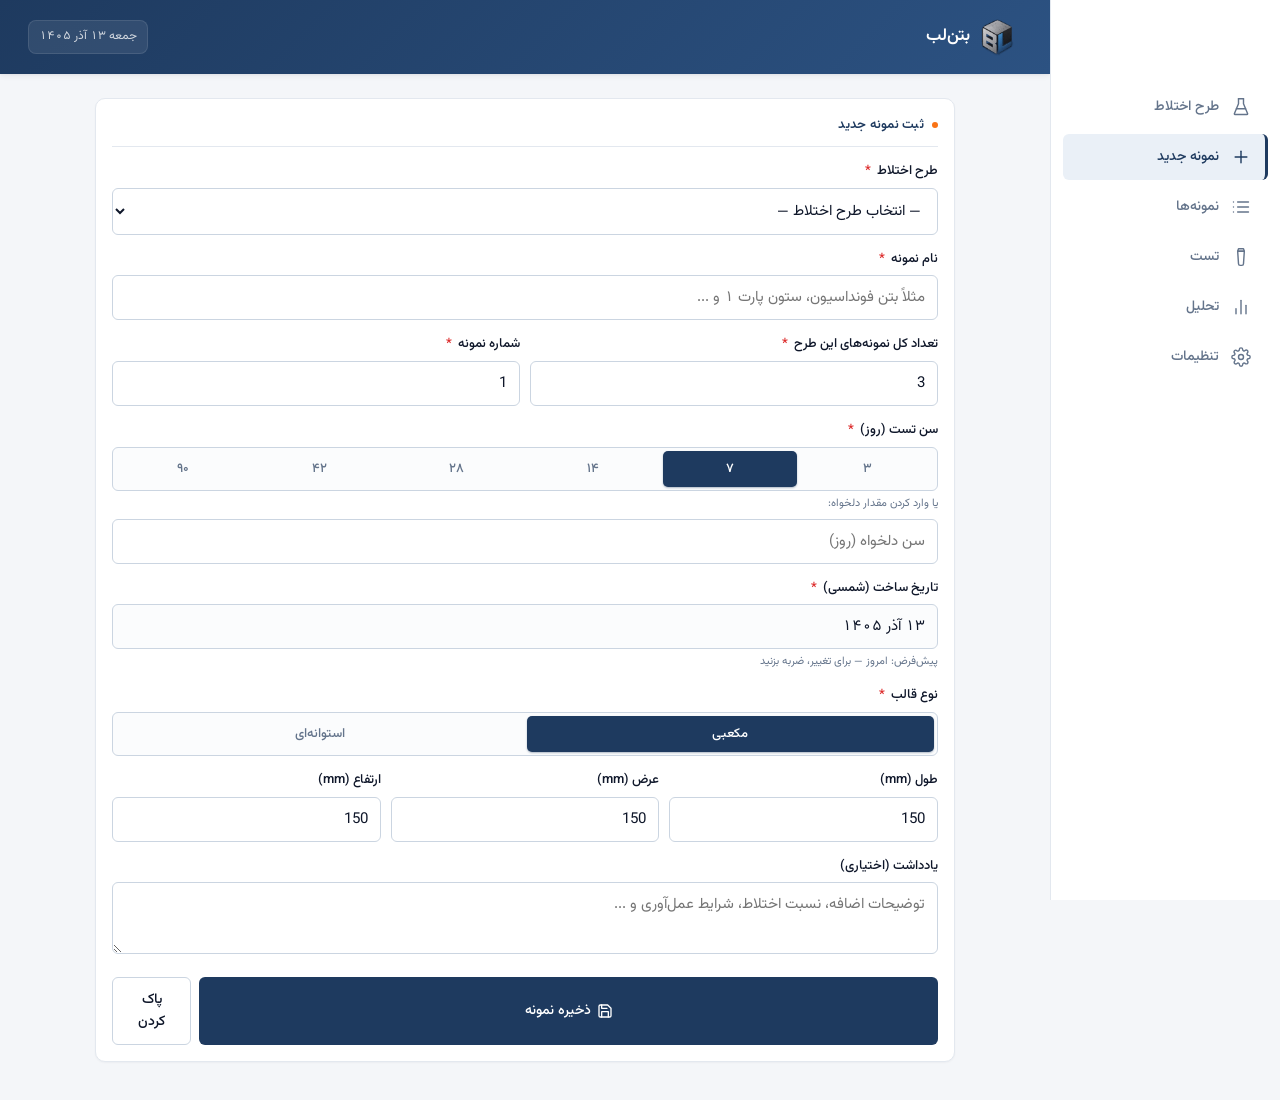
<file: index.html>
<!doctype html>
<html lang="fa" dir="rtl">
<head>
  <meta charset="UTF-8" />
  <meta name="viewport" content="width=device-width, initial-scale=1.0, viewport-fit=cover" />
  <meta name="theme-color" content="#1e3a5f" />
  <meta name="mobile-web-app-capable" content="yes" />
  <meta name="apple-mobile-web-app-capable" content="yes" />
  <meta name="apple-mobile-web-app-status-bar-style" content="default" />
  <meta name="apple-mobile-web-app-title" content="بتن‌لب" />
  <link rel="manifest" href="./manifest.webmanifest" />
  <link rel="apple-touch-icon" sizes="180x180" href="./apple-touch-icon.png" />
  <link rel="icon" type="image/png" sizes="192x192" href="./icon-192.png" />
  <link rel="icon" type="image/png" sizes="512x512" href="./icon-512.png" />
  <link rel="stylesheet" href="./fonts/vazirmatn.css" />
  <title>بتن‌لب | مدیریت نمونه‌های بتن</title>
  <style>
    :root {
      --bg: #f4f6f9;
      --surface: #ffffff;
      --surface-2: #fbfcfd;
      --border: #e3e8ef;
      --border-strong: #cbd5e1;
      --text: #0f172a;
      --text-muted: #64748b;
      --text-soft: #94a3b8;
      --primary: #1e3a5f;
      --primary-2: #2c5282;
      --primary-soft: #eaf0f7;
      --accent: #f97316;
      --accent-soft: #fff2e6;
      --success: #16a34a;
      --success-soft: #e7f6ec;
      --warning: #d97706;
      --warning-soft: #fef3e2;
      --danger: #dc2626;
      --danger-soft: #fdecec;
      --info: #0891b2;
      --shadow-sm: 0 1px 2px rgba(15, 23, 42, 0.04);
      --shadow: 0 2px 6px rgba(15, 23, 42, 0.06), 0 1px 2px rgba(15, 23, 42, 0.04);
      --shadow-lg: 0 8px 24px rgba(15, 23, 42, 0.10);
      --radius-sm: 6px;
      --radius: 10px;
      --radius-lg: 14px;
      --nav-h: 68px;
    }

    * { box-sizing: border-box; }
    html, body {
      margin: 0; padding: 0;
      font-family: 'Vazirmatn', -apple-system, BlinkMacSystemFont, 'Segoe UI', Tahoma, sans-serif;
      background: var(--bg);
      color: var(--text);
      font-size: 15px;
      line-height: 1.6;
      -webkit-font-smoothing: antialiased;
      -webkit-tap-highlight-color: transparent;
    }
    body { min-height: 100vh; padding-bottom: calc(var(--nav-h) + env(safe-area-inset-bottom, 0px)); }
    button { font-family: inherit; cursor: pointer; }
    input, select, textarea { font-family: inherit; font-size: 15px; }
    input[type=number] { -moz-appearance: textfield; }
    input[type=number]::-webkit-inner-spin-button,
    input[type=number]::-webkit-outer-spin-button { -webkit-appearance: none; margin: 0; }

    /* Header */
    .app-header {
      background: linear-gradient(135deg, #1e3a5f 0%, #2c5282 100%);
      color: #fff;
      padding: 16px 18px calc(16px + env(safe-area-inset-top, 0px));
      padding-top: calc(16px + env(safe-area-inset-top, 0px));
      position: sticky; top: 0; z-index: 40;
      box-shadow: var(--shadow);
    }
    .app-header .row { display: flex; align-items: center; justify-content: space-between; gap: 12px; }
    .app-header .brand { display: flex; align-items: center; gap: 10px; }
    .app-header .brand-icon {
      width: 42px; height: 42px;
      display: grid; place-items: center;
      flex-shrink: 0;
    }
    .app-header .brand-icon img { width: 100%; height: 100%; object-fit: contain; display: block; }
    .app-header h1 { margin: 0; font-size: 17px; font-weight: 600; letter-spacing: 0; }
    .app-header .today {
      font-size: 12px; opacity: 0.8; font-variant-numeric: tabular-nums;
      background: rgba(255,255,255,0.10); padding: 6px 10px; border-radius: 8px;
      border: 1px solid rgba(255,255,255,0.13);
    }

    /* Container */
    .container { max-width: 720px; margin: 0 auto; padding: 16px; }
    .view { display: none; }
    .view.active { display: block; animation: fadeIn .18s ease-out; }
    @keyframes fadeIn { from { opacity: 0; transform: translateY(4px); } to { opacity: 1; transform: none; } }

    /* Card */
    .card {
      background: var(--surface);
      border: 1px solid var(--border);
      border-radius: var(--radius);
      box-shadow: var(--shadow-sm);
      padding: 16px;
      margin-bottom: 14px;
    }
    .card-title {
      display: flex; align-items: center; gap: 8px;
      font-size: 13px; font-weight: 600; color: var(--primary);
      text-transform: uppercase; letter-spacing: 0.02em;
      padding-bottom: 10px; margin-bottom: 14px;
      border-bottom: 1px solid var(--border);
    }
    .card-title .dot { width: 6px; height: 6px; border-radius: 50%; background: var(--accent); }

    /* Form */
    .field { margin-bottom: 14px; }
    .field label {
      display: block; font-size: 13px; font-weight: 500;
      color: var(--text); margin-bottom: 6px;
    }
    .field label .req { color: var(--danger); margin-inline-start: 3px; }
    .field .hint { font-size: 11px; color: var(--text-muted); margin-top: 4px; }
    .input, .select, .textarea {
      width: 100%;
      padding: 10px 12px;
      background: var(--surface);
      border: 1px solid var(--border-strong);
      border-radius: var(--radius-sm);
      color: var(--text);
      transition: all .15s;
      outline: none;
      font-variant-numeric: tabular-nums;
    }
    .input:focus, .select:focus, .textarea:focus {
      border-color: var(--primary-2);
      box-shadow: 0 0 0 3px rgba(44, 82, 130, 0.12);
    }
    .textarea { min-height: 72px; resize: vertical; }
    .grid-2 { display: grid; grid-template-columns: 1fr 1fr; gap: 10px; }
    .grid-3 { display: grid; grid-template-columns: repeat(3, 1fr); gap: 10px; }

    /* Segmented */
    .segmented {
      display: flex; background: var(--surface-2);
      border: 1px solid var(--border-strong); border-radius: var(--radius-sm);
      padding: 3px; gap: 3px;
    }
    .segmented button {
      flex: 1; padding: 8px 10px; border: 0; background: transparent;
      color: var(--text-muted); font-size: 13px; font-weight: 500;
      border-radius: 5px; transition: all .15s;
    }
    .segmented button.active {
      background: var(--primary); color: #fff;
      box-shadow: 0 1px 2px rgba(30,58,95,0.35);
    }

    /* Toggle switch */
    .switch { position: relative; width: 42px; height: 24px; flex-shrink: 0; display: inline-block; }
    .switch input { opacity: 0; width: 0; height: 0; }
    .switch .slider {
      position: absolute; inset: 0; background: #cbd5e1;
      border-radius: 999px; transition: .2s; cursor: pointer;
    }
    .switch .slider::before {
      content: ''; position: absolute; width: 18px; height: 18px;
      border-radius: 50%; background: #fff; top: 3px; right: 3px;
      transition: .2s; box-shadow: 0 1px 2px rgba(0,0,0,0.25);
    }
    .switch input:checked + .slider { background: var(--success); }
    .switch input:checked + .slider::before { transform: translateX(-18px); }
    .auto-sync-row {
      display: flex; align-items: center; justify-content: space-between; gap: 12px;
      background: var(--surface-2); border: 1px solid var(--border);
      border-radius: var(--radius-sm); padding: 10px 12px; margin-bottom: 14px;
    }

    /* Buttons */
    .btn {
      display: inline-flex; align-items: center; justify-content: center; gap: 6px;
      padding: 11px 16px; border-radius: var(--radius-sm);
      border: 1px solid transparent; font-weight: 500; font-size: 14px;
      transition: all .15s; text-decoration: none;
    }
    .btn-primary { background: var(--primary); color: #fff; }
    .btn-primary:hover { background: #17304e; }
    .btn-primary:active { transform: translateY(1px); }
    .btn-outline { background: var(--surface); border-color: var(--border-strong); color: var(--text); }
    .btn-outline:hover { border-color: var(--primary); color: var(--primary); }
    .btn-danger { background: var(--surface); border-color: var(--danger); color: var(--danger); }
    .btn-danger:hover { background: var(--danger); color: #fff; }
    .btn-accent { background: var(--accent); color: #fff; }
    .btn-accent:hover { background: #ea6a08; }
    .btn-block { width: 100%; }
    .btn-sm { padding: 7px 10px; font-size: 12px; }
    .btn-row { display: flex; gap: 8px; }

    /* Sample list */
    .sample {
      background: var(--surface); border: 1px solid var(--border);
      border-radius: var(--radius); padding: 14px; margin-bottom: 10px;
      box-shadow: var(--shadow-sm);
      transition: transform .12s, box-shadow .12s;
    }
    .sample:hover { box-shadow: var(--shadow); }
    .sample-head { display: flex; justify-content: space-between; align-items: flex-start; gap: 10px; margin-bottom: 10px; }
    .sample-title { font-weight: 600; font-size: 15px; color: var(--primary); }
    .sample-sub { font-size: 12px; color: var(--text-muted); margin-top: 2px; }
    .sample-body {
      display: grid; grid-template-columns: 1fr 1fr; gap: 8px 14px;
      font-size: 13px; padding: 10px 0;
      border-top: 1px dashed var(--border);
      border-bottom: 1px dashed var(--border);
      margin-bottom: 10px;
    }
    .sample-body .k { color: var(--text-muted); font-size: 12px; }
    .sample-body .v { color: var(--text); font-weight: 500; font-variant-numeric: tabular-nums; }
    .sample-actions { display: flex; gap: 6px; flex-wrap: wrap; }

    /* Status badges */
    .badge {
      display: inline-flex; align-items: center; gap: 5px;
      font-size: 11px; font-weight: 600; padding: 4px 9px;
      border-radius: 999px; white-space: nowrap;
      border: 1px solid transparent;
    }
    .badge::before { content: ''; width: 6px; height: 6px; border-radius: 50%; }
    .badge-wait { background: var(--warning-soft); color: var(--warning); }
    .badge-wait::before { background: var(--warning); }
    .badge-ready { background: var(--accent-soft); color: var(--accent); }
    .badge-ready::before { background: var(--accent); animation: pulse 1.5s infinite; }
    .badge-done { background: var(--success-soft); color: var(--success); }
    .badge-done::before { background: var(--success); }
    @keyframes pulse { 0%,100% { opacity: 1; } 50% { opacity: 0.4; } }

    /* Result box */
    .result-box {
      background: linear-gradient(135deg, var(--primary-soft), #f0f6fc);
      border: 1px solid #d3e0ee;
      border-radius: var(--radius);
      padding: 14px 16px; margin-top: 8px;
    }
    .result-box .k { font-size: 12px; color: var(--text-muted); }
    .result-box .v { font-size: 22px; font-weight: 700; color: var(--primary); font-variant-numeric: tabular-nums; }
    .result-box .u { font-size: 13px; color: var(--text-muted); margin-inline-start: 4px; font-weight: 500; }

    /* Empty state */
    .empty {
      text-align: center; padding: 40px 20px; color: var(--text-muted);
    }
    .empty svg { opacity: 0.45; margin-bottom: 10px; }
    .empty .title { font-weight: 500; color: var(--text); margin-bottom: 4px; }

    /* Filters */
    .filters {
      display: grid; grid-template-columns: 1fr 1fr 1fr; gap: 8px; margin-bottom: 12px;
    }
    .filters select {
      font-size: 13px; padding: 8px 10px;
      background: var(--surface); border: 1px solid var(--border-strong);
      border-radius: var(--radius-sm); color: var(--text);
    }

    /* Stats bar */
    .stats {
      display: grid; grid-template-columns: repeat(4, 1fr); gap: 8px; margin-bottom: 14px;
    }
    .stat {
      background: var(--surface); border: 1px solid var(--border);
      border-radius: var(--radius-sm); padding: 10px 8px; text-align: center;
      box-shadow: var(--shadow-sm);
    }
    .stat .n { font-size: 18px; font-weight: 700; color: var(--primary); font-variant-numeric: tabular-nums; }
    .stat .l { font-size: 10.5px; color: var(--text-muted); margin-top: 2px; }
    .stat.accent .n { color: var(--accent); }
    .stat.success .n { color: var(--success); }
    .stat.warn .n { color: var(--warning); }

    /* Bottom navigation */
    .nav {
      position: fixed; bottom: 0; inset-inline: 0;
      background: var(--surface);
      border-top: 1px solid var(--border);
      display: grid; grid-template-columns: repeat(4, 1fr);
      z-index: 50;
      padding-bottom: env(safe-area-inset-bottom, 0px);
      box-shadow: 0 -2px 8px rgba(15,23,42,0.04);
    }
    .nav button {
      background: transparent; border: 0; padding: 10px 4px 8px;
      color: var(--text-muted);
      display: flex; flex-direction: column; align-items: center; gap: 3px;
      font-size: 11px; font-weight: 500;
      border-top: 2px solid transparent;
      transition: color .15s, border-color .15s;
    }
    .nav button.active { color: var(--primary); border-top-color: var(--primary); }
    .nav button svg { width: 22px; height: 22px; stroke-width: 1.7; }

    /* Modal */
    .modal-backdrop {
      position: fixed; inset: 0; background: rgba(15,23,42,0.45);
      z-index: 100; display: none; align-items: flex-end; justify-content: center;
      padding: 0;
    }
    .modal-backdrop.active { display: flex; animation: fadeIn .18s ease-out; }
    .modal {
      background: var(--surface); width: 100%; max-width: 480px;
      border-radius: var(--radius-lg) var(--radius-lg) 0 0;
      padding: 18px; max-height: 90vh; overflow-y: auto;
      box-shadow: var(--shadow-lg);
      animation: slideUp .22s ease-out;
    }
    @keyframes slideUp { from { transform: translateY(20px); } to { transform: none; } }
    .modal-title { font-size: 15px; font-weight: 600; color: var(--primary); margin: 0 0 14px; }

    /* Toast */
    .toast-wrap { position: fixed; top: 12px; inset-inline: 12px; z-index: 200; display: flex; flex-direction: column; gap: 8px; align-items: center; pointer-events: none; }
    .toast {
      background: #1e293b; color: #fff; padding: 10px 16px; border-radius: 8px;
      font-size: 13px; font-weight: 500; box-shadow: var(--shadow-lg);
      max-width: 90%; animation: toastIn .2s ease-out;
    }
    .toast.success { background: var(--success); }
    .toast.error { background: var(--danger); }
    @keyframes toastIn { from { opacity: 0; transform: translateY(-8px); } to { opacity: 1; transform: none; } }

    /* Jalali date picker */
    .jdp {
      background: var(--surface); border: 1px solid var(--border);
      border-radius: var(--radius); padding: 10px;
      user-select: none;
    }
    .jdp-head { display: flex; justify-content: space-between; align-items: center; padding: 4px 6px 10px; }
    .jdp-head .lbl { font-weight: 600; color: var(--primary); font-size: 14px; }
    .jdp-head button {
      background: var(--surface-2); border: 1px solid var(--border);
      width: 30px; height: 30px; border-radius: 6px; color: var(--text);
      display: grid; place-items: center;
    }
    .jdp-weeks { display: grid; grid-template-columns: repeat(7, 1fr); gap: 2px; font-size: 11px; color: var(--text-muted); text-align: center; padding: 4px 0; }
    .jdp-days { display: grid; grid-template-columns: repeat(7, 1fr); gap: 2px; }
    .jdp-day {
      aspect-ratio: 1; display: grid; place-items: center;
      background: transparent; border: 1px solid transparent;
      border-radius: 6px; font-size: 13px; color: var(--text);
      font-variant-numeric: tabular-nums;
    }
    .jdp-day:hover { background: var(--primary-soft); }
    .jdp-day.other { color: var(--text-soft); opacity: 0.5; }
    .jdp-day.today { border-color: var(--accent); color: var(--accent); font-weight: 600; }
    .jdp-day.selected { background: var(--primary); color: #fff; }

    /* Small helpers */
    .row-between { display: flex; align-items: center; justify-content: space-between; gap: 10px; }
    .muted { color: var(--text-muted); font-size: 12px; }
    .divider { height: 1px; background: var(--border); margin: 12px 0; }
    .tag { display: inline-block; padding: 2px 8px; background: var(--primary-soft); color: var(--primary); border-radius: 4px; font-size: 11px; font-weight: 500; }

    .banner { border-radius: var(--radius); padding: 12px 14px; margin-bottom: 12px; border: 1px solid; }
    .banner.warn { background: var(--warning-soft); border-color: #f5d9a8; }
    .banner.info { background: var(--primary-soft); border-color: #d3e0ee; }
    .banner .b-title { font-weight: 600; font-size: 14px; margin-bottom: 4px; color: var(--text); }
    .banner .b-text { font-size: 12.5px; line-height: 1.9; color: var(--text-muted); }
    .banner .b-actions { display: flex; gap: 8px; margin-top: 10px; }

    /* ===== Desktop / laptop layout (>= 900px) ===== */
    @media (min-width: 900px) {
      body { padding-bottom: 0; padding-inline-start: 230px; }
      .container { max-width: 1180px; padding: 24px 28px; }

      /* bottom nav -> right sidebar (RTL) */
      .nav {
        display: flex !important; flex-direction: column; gap: 4px;
        inset-block: 0; inset-inline-start: 0; inset-inline-end: auto;
        width: 230px; padding: 84px 12px 16px;
        border-top: 0; border-inline-end: 1px solid var(--border);
        box-shadow: none; overflow-y: auto; z-index: 45;
      }
      .nav button {
        flex-direction: row; justify-content: flex-start; gap: 12px;
        padding: 12px 14px; font-size: 14px; border-radius: var(--radius-sm);
        border-top: 0; border-inline-start: 3px solid transparent;
        width: 100%; text-align: start;
      }
      .nav button svg { width: 20px; height: 20px; flex-shrink: 0; }
      .nav button:hover { background: var(--surface-2); color: var(--primary); }
      .nav button.active { background: var(--primary-soft); border-inline-start-color: var(--primary); }

      /* header spans only the content area, brand stays visible above sidebar */
      .app-header { padding-inline: 28px; }

      /* sample + mix lists in a grid */
      #samplesList, #mixesList {
        display: grid; grid-template-columns: repeat(2, minmax(0, 1fr)); gap: 14px; align-items: start;
      }
      #samplesList .sample, #mixesList .sample { margin-bottom: 0; }
      #samplesList .empty, #mixesList .empty { grid-column: 1 / -1; }

      /* forms: centered, comfortable width */
      #view-register > .card, #view-test > .card, #view-mix > .card {
        max-width: 860px; margin-inline: auto;
      }
      #view-mix > .card-title { max-width: none; }

      /* settings in two columns */
      .view#view-settings.active {
        display: grid; grid-template-columns: repeat(2, minmax(0, 1fr)); gap: 14px; align-items: start;
      }
      .view#view-settings.active > .card { margin-bottom: 0; }

      .stats { gap: 12px; }
      .stat { padding: 14px 10px; }
      .stat .n { font-size: 22px; }

      /* modal centered on big screens */
      .modal-backdrop { align-items: center; }
      .modal { border-radius: var(--radius-lg); max-height: 85vh; }
    }
    @media (min-width: 1500px) {
      .container { max-width: 1400px; }
      #samplesList, #mixesList { grid-template-columns: repeat(3, minmax(0, 1fr)); }
    }

    #view-analysis .card-title { text-transform: none; }
    .md-legend { display: flex; flex-wrap: wrap; gap: 6px 16px; font-size: 12px; color: var(--text-muted); margin-bottom: 8px; }
    .md-legend i { display: inline-block; width: 10px; height: 10px; border-radius: 50%; margin-inline-end: 5px; vertical-align: middle; }
    .md-comp { display: flex; align-items: center; gap: 18px; flex-wrap: wrap; }
    .md-comp .an-table { flex: 1; min-width: 240px; }
    .md-dot { display: inline-block; width: 10px; height: 10px; border-radius: 2px; margin-inline-end: 8px; vertical-align: middle; }
    .md-chips { display: flex; flex-wrap: wrap; gap: 8px; margin-top: 12px; }
    .md-chips span { background: var(--surface-2); border: 1px solid var(--border); border-radius: var(--radius-sm); padding: 6px 10px; font-size: 12px; }
    .an-table { width: 100%; border-collapse: collapse; font-size: 13px; }
    .an-table th { text-align: start; color: var(--text-muted); font-weight: 500; font-size: 12px; padding: 6px 8px; border-bottom: 1px solid var(--border); white-space: nowrap; }
    .an-table td { padding: 8px; border-bottom: 1px dashed var(--border); font-variant-numeric: tabular-nums; vertical-align: top; }
    .an-table tbody tr[data-an-mix]:hover { background: var(--primary-soft); }
    .an-warn { background: var(--warning-soft); border: 1px solid #f5d9a8; color: #92580a; border-radius: var(--radius-sm); padding: 10px 12px; margin-top: 10px; font-size: 12.5px; line-height: 1.9; }
    .chart-box { overflow-x: auto; }
    .chart-grid { display: grid; grid-template-columns: 1fr; gap: 0; }
    @media (min-width: 900px) { .chart-grid { grid-template-columns: repeat(2, minmax(0,1fr)); gap: 14px; } }

    @media (max-width: 380px) {
      .stats { grid-template-columns: repeat(2, 1fr); }
      .filters { grid-template-columns: 1fr 1fr; }
      .nav button { font-size: 9.5px; padding-inline: 2px; }
      .nav button svg { width: 19px; height: 19px; }
    }
  </style>
</head>
<body>

<header class="app-header">
  <div class="row">
    <div class="brand">
      <div class="brand-icon" aria-hidden="true">
        <img src="[data-uri]" alt="" />
      </div>
      <div>
        <h1>بتن‌لب</h1>
      </div>
    </div>
    <div class="today" id="todayLabel">—</div>
  </div>
</header>

<div class="container">

  <div id="safetyBanners"></div>

  <!-- VIEW: MIX DESIGN -->
  <section id="view-mix" class="view">
    <div class="card">
      <div class="card-title"><span class="dot"></span> ثبت طرح اختلاط جدید</div>
      <form id="mixForm" novalidate>
        <div class="field">
          <label>کد / نام طرح <span class="req">*</span></label>
          <input class="input" id="m-code" type="text" placeholder="مثلاً D.2" required maxlength="40" />
          <div class="hint">این کد باید یکتا باشد؛ در ثبت نمونه‌ها از همین لیست انتخاب می‌شود.</div>
        </div>

        <div class="field">
          <label>تاریخ ثبت طرح (شمسی)</label>
          <input class="input" id="m-regDate" type="text" readonly placeholder="انتخاب تاریخ" style="cursor:pointer;background:var(--surface-2)"/>
        </div>

        <div class="grid-2">
          <div class="field">
            <label>مقاومت هدف f'c (MPa)</label>
            <input class="input" id="m-fc" type="number" min="0" step="0.1" placeholder="مثلاً 30"/>
          </div>
          <div class="field">
            <label>سن طرح (روز)</label>
            <input class="input" id="m-designAge" type="number" min="1" placeholder="مثلاً 28"/>
          </div>
        </div>

        <div class="grid-2">
          <div class="field">
            <label>نسبت آب به سیمان (w/c)</label>
            <input class="input" id="m-wc" type="number" min="0" step="0.01" placeholder="مثلاً 0.45"/>
          </div>
          <div class="field">
            <label>اسلامپ هدف (mm)</label>
            <input class="input" id="m-slump" type="number" min="0" step="1" placeholder="مثلاً 80"/>
          </div>
        </div>

        <div class="grid-2">
          <div class="field">
            <label>عیار سیمان (kg/m³)</label>
            <input class="input" id="m-cement" type="number" min="0" step="1" placeholder="مثلاً 350"/>
          </div>
          <div class="field">
            <label>مقدار آب (kg/m³)</label>
            <input class="input" id="m-water" type="number" min="0" step="1" placeholder="مثلاً 175"/>
          </div>
        </div>

        <div class="grid-2">
          <div class="field">
            <label>شن — درشت‌دانه (kg/m³)</label>
            <input class="input" id="m-coarseAgg" type="number" min="0" step="1" placeholder="مثلاً 1050"/>
          </div>
          <div class="field">
            <label>ماسه — ریزدانه (kg/m³)</label>
            <input class="input" id="m-fineAgg" type="number" min="0" step="1" placeholder="مثلاً 750"/>
          </div>
        </div>

        <div class="grid-2">
          <div class="field">
            <label>نوع افزودنی (اختیاری)</label>
            <input class="input" id="m-admixType" type="text" placeholder="مثلاً روان‌کننده"/>
          </div>
          <div class="field">
            <label>مقدار/درصد افزودنی</label>
            <input class="input" id="m-admixDosage" type="text" placeholder="مثلاً 1٪ وزن سیمان"/>
          </div>
        </div>

        <div class="field">
          <label>اجزای اضافی (اختیاری)</label>
          <textarea class="textarea" id="m-extras" placeholder="هر خط یک جزء، مثلاً:&#10;پودر آجر: 40&#10;نانوسیلیس: 5&#10;الیاف PP: 0.9" maxlength="400"></textarea>
          <div class="hint">با فرمت «نام: مقدار kg/m³». در نمودار ترکیب جرمی و درصدها در «جزئیات طرح» حساب می‌شوند.</div>
        </div>

        <div class="field">
          <label>یادداشت (اختیاری)</label>
          <textarea class="textarea" id="m-notes" placeholder="توضیحات تکمیلی طرح اختلاط" maxlength="500"></textarea>
        </div>

        <div class="btn-row">
          <button type="submit" class="btn btn-primary btn-block" id="saveMixBtn">
            <svg width="16" height="16" viewBox="0 0 24 24" fill="none" stroke="currentColor" stroke-width="2" stroke-linecap="round" stroke-linejoin="round"><path d="M19 21H5a2 2 0 01-2-2V5a2 2 0 012-2h11l5 5v11a2 2 0 01-2 2z"/><polyline points="17 21 17 13 7 13 7 21"/><polyline points="7 3 7 8 15 8"/></svg>
            ذخیره طرح
          </button>
          <button type="button" class="btn btn-outline" id="resetMixFormBtn">پاک کردن</button>
        </div>
      </form>
    </div>

    <div class="card-title" style="padding:0 2px;border:0;margin-bottom:10px"><span class="dot"></span> طرح‌های اختلاط ثبت‌شده</div>
    <div id="mixesList"></div>
  </section>

  <!-- VIEW: REGISTER -->
  <section id="view-register" class="view active">
    <div class="card">
      <div class="card-title"><span class="dot"></span> ثبت نمونه جدید</div>
      <form id="sampleForm" novalidate>
        <div class="field">
          <label>طرح اختلاط <span class="req">*</span></label>
          <select class="select" id="f-planSelect"></select>
          <input class="input" id="f-planName" type="text" placeholder="نام طرح را وارد کنید" maxlength="40" style="margin-top:8px;display:none" />
          <div class="hint" id="planCustomHint" style="display:none">این نمونه به هیچ طرح اختلاط ثبت‌شده‌ای متصل نیست؛ فقط نام آن به‌صورت متن آزاد ذخیره می‌شود.</div>
        </div>

        <div class="field">
          <label>نام نمونه <span class="req">*</span></label>
          <input class="input" id="f-sampleName" type="text" placeholder="مثلاً بتن فونداسیون، ستون پارت ۱ و ..." required maxlength="50" />
        </div>


        <div class="grid-2">
          <div class="field">
            <label>تعداد کل نمونه‌های این طرح <span class="req">*</span></label>
            <input class="input" id="f-totalCount" type="number" min="1" max="99" value="3" required />
          </div>
          <div class="field">
            <label>شماره نمونه <span class="req">*</span></label>
            <input class="input" id="f-sampleNo" type="number" min="1" max="99" value="1" required />
          </div>
        </div>

        <div class="field">
          <label>سن تست (روز) <span class="req">*</span></label>
          <div class="segmented" id="ageSeg" role="tablist">
            <button type="button" data-age="3">۳</button>
            <button type="button" data-age="7" class="active">۷</button>
            <button type="button" data-age="14">۱۴</button>
            <button type="button" data-age="28">۲۸</button>
            <button type="button" data-age="42">۴۲</button>
            <button type="button" data-age="90">۹۰</button>
          </div>
          <input type="hidden" id="f-testAge" value="7" />
          <div class="hint">یا وارد کردن مقدار دلخواه:</div>
          <input class="input" id="f-testAgeCustom" type="number" min="1" max="365" placeholder="سن دلخواه (روز)" style="margin-top:6px" />
        </div>

        <div class="field">
          <label>تاریخ ساخت (شمسی) <span class="req">*</span></label>
          <input class="input" id="f-buildDate" type="text" readonly placeholder="انتخاب تاریخ" style="cursor:pointer;background:var(--surface-2)"/>
          <div class="hint">پیش‌فرض: امروز — برای تغییر، ضربه بزنید</div>
        </div>

        <div class="field">
          <label>نوع قالب <span class="req">*</span></label>
          <div class="segmented" id="moldSeg">
            <button type="button" data-mold="cube" class="active">مکعبی</button>
            <button type="button" data-mold="cylinder">استوانه‌ای</button>
          </div>
          <input type="hidden" id="f-moldType" value="cube" />
        </div>

        <div id="cubeDims" class="grid-3">
          <div class="field">
            <label>طول (mm)</label>
            <input class="input" id="f-length" type="number" min="1" step="0.1" value="150" />
          </div>
          <div class="field">
            <label>عرض (mm)</label>
            <input class="input" id="f-width" type="number" min="1" step="0.1" value="150" />
          </div>
          <div class="field">
            <label>ارتفاع (mm)</label>
            <input class="input" id="f-height" type="number" min="1" step="0.1" value="150" />
          </div>
        </div>

        <div id="cylDims" class="grid-2" style="display:none">
          <div class="field">
            <label>قطر (mm)</label>
            <input class="input" id="f-diameter" type="number" min="1" step="0.1" value="150" />
          </div>
          <div class="field">
            <label>ارتفاع (mm)</label>
            <input class="input" id="f-cylHeight" type="number" min="1" step="0.1" value="300" />
          </div>
        </div>

        <div class="field">
          <label>یادداشت (اختیاری)</label>
          <textarea class="textarea" id="f-notes" placeholder="توضیحات اضافه، نسبت اختلاط، شرایط عمل‌آوری و ..." maxlength="500"></textarea>
        </div>

        <div class="btn-row">
          <button type="submit" class="btn btn-primary btn-block" id="saveSampleBtn">
            <svg width="16" height="16" viewBox="0 0 24 24" fill="none" stroke="currentColor" stroke-width="2" stroke-linecap="round" stroke-linejoin="round"><path d="M19 21H5a2 2 0 01-2-2V5a2 2 0 012-2h11l5 5v11a2 2 0 01-2 2z"/><polyline points="17 21 17 13 7 13 7 21"/><polyline points="7 3 7 8 15 8"/></svg>
            ذخیره نمونه
          </button>
          <button type="button" class="btn btn-outline" id="resetFormBtn">پاک کردن</button>
        </div>
      </form>
    </div>
  </section>

  <!-- VIEW: LIST -->
  <section id="view-list" class="view">
    <div class="stats" id="statsBar"></div>

    <div class="filters">
      <select id="filterPlan"><option value="">همه طرح‌ها</option></select>
      <select id="filterAge">
        <option value="">همه سنین</option>
        <option value="3">۳ روزه</option>
        <option value="7">۷ روزه</option>
        <option value="14">۱۴ روزه</option>
        <option value="28">۲۸ روزه</option>
        <option value="42">۴۲ روزه</option>
        <option value="90">۹۰ روزه</option>
      </select>
      <select id="filterStatus">
        <option value="">همه وضعیت‌ها</option>
        <option value="wait">در انتظار تست</option>
        <option value="ready">آماده تست</option>
        <option value="done">تست انجام شده</option>
      </select>
    </div>

    <div id="samplesList"></div>
  </section>

    <!-- VIEW: TEST -->
  <section id="view-test" class="view">
    <div class="card">
      <div class="card-title"><span class="dot"></span> ثبت نتیجه تست</div>

      <div class="field">
        <label>نوع آزمایش <span class="req">*</span></label>
        <div class="segmented" id="testKindSeg">
          <button type="button" data-kind="compression" class="active">فشاری</button>
          <button type="button" data-kind="flexure">خمشی</button>
          <button type="button" data-kind="tension">کششی</button>
        </div>
        <input type="hidden" id="t-kind" value="compression" />
        <div class="hint" id="testKindHint">مقاومت فشاری: σ = F / A</div>
      </div>

      <div class="field">
        <label>انتخاب نمونه <span class="req">*</span></label>
        <select class="select" id="t-sample"></select>
        <div class="hint">نمونه‌های آماده تست در ابتدای لیست نمایش داده می‌شوند</div>
      </div>

      <div id="testSampleInfo" style="display:none"></div>

      <div class="grid-2">
        <div class="field">
          <label>نیروی شکست <span class="req">*</span></label>
          <input class="input" id="t-force" type="number" min="0" step="0.01" placeholder="مقدار عددی"/>
        </div>
        <div class="field">
          <label>واحد نیرو</label>
          <select class="select" id="t-unit" style="padding-top:9px;padding-bottom:9px">
            <option value="N">نیوتن (N)</option>
            <option value="kN">کیلونیوتن (kN)</option>
            <option value="kgf">کیلوگرم (kg)</option>
          </select>
        </div>
      </div>

      <div id="flexureExtras" style="display:none">
        <div class="grid-2">
          <div class="field">
            <label>دهانه بارگذاری L (mm)</label>
            <input class="input" id="t-span" type="number" min="1" step="0.1" placeholder="مثلاً ۴۵۰"/>
          </div>
          <div class="field">
            <label>آرایش بارگذاری</label>
            <select class="select" id="t-flexSetup">
              <option value="third">سه نقطه‌ای (مرکزی)</option>
              <option value="third4">چهار نقطه‌ای (ثلث دهانه)</option>
            </select>
          </div>
        </div>
        <div class="hint" style="margin-top:-6px;margin-bottom:12px">اگر خالی بماند، دهانه = ۳ برابر ارتفاع مقطع فرض می‌شود (ASTM C78 / ISIRI).</div>
      </div>

      <div class="field">
        <label>تاریخ انجام تست</label>
        <input class="input" id="t-testDate" type="text" readonly style="cursor:pointer;background:var(--surface-2)"/>
      </div>

      <div class="result-box">
        <div class="k" id="strengthLabel">مقاومت فشاری محاسبه‌شده</div>
        <div><span class="v" id="strengthVal">—</span><span class="u">MPa</span></div>
        <div class="muted" id="strengthDetail" style="margin-top:4px">نیرو و نمونه را انتخاب کنید</div>
        <div id="cylRow" style="display:none;margin-top:10px;padding-top:10px;border-top:1px dashed #b9c9dc">
          <div class="k">معادل استوانه‌ای (۱۵۰×۳۰۰)</div>
          <div><span class="v" id="cylVal">—</span><span class="u">MPa</span></div>
          <div class="muted" id="cylDetail" style="margin-top:4px"></div>
        </div>
      </div>

      <div style="margin-top:14px">
        <button type="button" class="btn btn-primary btn-block" id="saveTestBtn">
          <svg width="16" height="16" viewBox="0 0 24 24" fill="none" stroke="currentColor" stroke-width="2" stroke-linecap="round" stroke-linejoin="round"><polyline points="20 6 9 17 4 12"/></svg>
          ذخیره نتیجه تست
        </button>
      </div>
    </div>
  </section>

  <!-- VIEW: MIX DETAIL -->
  <section id="view-mixdetail" class="view">
    <button type="button" class="btn btn-outline btn-sm" id="mdBack" style="margin-bottom:12px">
      <svg width="14" height="14" viewBox="0 0 24 24" fill="none" stroke="currentColor" stroke-width="2" stroke-linecap="round" stroke-linejoin="round"><polyline points="9 18 15 12 9 6"/></svg>
      بازگشت
    </button>
    <div id="mdBody"></div>
  </section>

  <!-- VIEW: ANALYSIS -->
  <section id="view-analysis" class="view">
    <div class="card">
      <div class="card-title"><span class="dot"></span> تحلیل داده‌های مقاومت (ACI 214R-11 / ACI 211.1-22)</div>
      <div class="grid-2">
        <div class="field"><label>طرح اختلاط</label><select class="select" id="an-mix"></select></div>
        <div class="field"><label>سن تست</label><select class="select" id="an-age"></select></div>
      </div>
      <div class="grid-2">
        <div class="field"><label>مبنای مقاومت</label>
          <select class="select" id="an-basis">
            <option value="cyl">معادل استوانه‌ای (مکعبی‌ها تبدیل می‌شوند)</option>
            <option value="raw">همان‌طور که اندازه‌گیری شده</option>
          </select></div>
        <div class="field"><label>کلاس عملیات</label>
          <select class="select" id="an-class">
            <option value="lab">بچ‌های آزمایشگاهی</option>
            <option value="general">ساخت‌وساز عمومی / کنترل میدانی</option>
          </select></div>
      </div>
      <div class="field" style="margin-bottom:0"><label>مقاومت مشخصه f'c (MPa)</label>
        <input class="input" id="an-fc" type="number" min="0" step="0.1" placeholder="از طرح اختلاط خوانده می‌شود" />
        <div class="hint">اگر خالی بماند از f'c ثبت‌شده در طرح اختلاط استفاده می‌شود؛ برای «کل سیستم» باید وارد کنید.</div></div>
    </div>
    <div id="anResults"></div>
  </section>

  <!-- VIEW: SETTINGS -->
  <section id="view-settings" class="view">
    <div class="card">
      <div class="card-title"><span class="dot"></span> همگام‌سازی بین دستگاه‌ها</div>
      <div id="syncPanel"></div>
    </div>

    <div class="card">
      <div class="card-title"><span class="dot"></span> خروجی و پشتیبان‌گیری</div>
      <p class="muted" style="margin-top:0">خروجی رسمی PDF آزمایشگاه با طرح مهندسی شکیل، یا فایل پشتیبان متنی برای ذخیره محلی تهیه کنید.</p>
      <div class="btn-row" style="flex-direction:column">
        <button class="btn btn-primary btn-block" id="shareBackupBtn">
          <svg width="16" height="16" viewBox="0 0 24 24" fill="none" stroke="currentColor" stroke-width="2" stroke-linecap="round" stroke-linejoin="round"><circle cx="18" cy="5" r="3"/><circle cx="6" cy="12" r="3"/><circle cx="18" cy="19" r="3"/><line x1="8.59" y1="13.51" x2="15.42" y2="17.49"/><line x1="15.41" y1="6.51" x2="8.59" y2="10.49"/></svg>
          پشتیبان‌گیری سریع (ذخیره در Files / Drive / تلگرام)
        </button>
        <button class="btn btn-accent btn-block" id="pdfBtn">
          <svg width="16" height="16" viewBox="0 0 24 24" fill="none" stroke="currentColor" stroke-width="2" stroke-linecap="round" stroke-linejoin="round"><path d="M14 2H6a2 2 0 00-2 2v16a2 2 0 002 2h12a2 2 0 002-2V8z"/><polyline points="14 2 14 8 20 8"/><line x1="16" y1="13" x2="8" y2="13"/><line x1="16" y1="17" x2="8" y2="17"/><polyline points="10 9 9 9 8 9"/></svg>
          تهیه و چاپ گزارش PDF رسمی
        </button>
        <button class="btn btn-primary btn-block" id="exportBtn">
          <svg width="16" height="16" viewBox="0 0 24 24" fill="none" stroke="currentColor" stroke-width="2" stroke-linecap="round" stroke-linejoin="round"><path d="M21 15v4a2 2 0 01-2 2H5a2 2 0 01-2-2v-4"/><polyline points="7 10 12 15 17 10"/><line x1="12" y1="15" x2="12" y2="3"/></svg>
          دانلود خروجی متنی (.txt)
        </button>
        <button class="btn btn-outline btn-block" id="importBtn">
          <svg width="16" height="16" viewBox="0 0 24 24" fill="none" stroke="currentColor" stroke-width="2" stroke-linecap="round" stroke-linejoin="round"><path d="M21 15v4a2 2 0 01-2 2H5a2 2 0 01-2-2v-4"/><polyline points="17 8 12 3 7 8"/><line x1="12" y1="3" x2="12" y2="15"/></svg>
          بازیابی از فایل متنی (.txt)
        </button>
        <input type="file" id="importInput" accept=".txt,text/plain" hidden />
      </div>
    </div>

    <div class="card">
      <div class="card-title"><span class="dot"></span> تبدیل مقاومت مکعبی به استوانه‌ای</div>
      <p class="muted" style="margin-top:0;line-height:1.9">نتیجه‌ی تست نمونه‌های مکعبی (ترجیحاً ۱۵۰ mm) علاوه بر مقدار مکعبی، به‌صورت معادل استوانه‌ای ۱۵۰×۳۰۰ هم نمایش داده می‌شود. نتایج قبلاً ذخیره‌شده تغییر نمی‌کنند.</p>
      <div class="field">
        <label>روش تبدیل</label>
        <select class="select" id="conv-method">
          <option value="factor">ضریب ثابت (fcyl = k × fcube)</option>
          <option value="en206">جدول رده‌های مقاومت EN 206 (درون‌یابی)</option>
        </select>
      </div>
      <div class="field" id="conv-factor-wrap">
        <label>ضریب k</label>
        <input class="input" id="conv-factor" type="number" min="0.5" max="1.2" step="0.01" />
        <div class="hint">مقدار رایج ۰٫۸۰ است؛ مطابق آیین‌نامه‌ی مورد استفاده‌ی خودتان تنظیم کنید.</div>
      </div>
      <button class="btn btn-primary btn-block" id="conv-save">ذخیره تنظیمات تبدیل</button>
    </div>

    <div class="card">
      <div class="card-title"><span class="dot"></span> اطلاعات ذخیره‌سازی</div>
      <div id="storageInfo" class="muted">در حال بارگذاری...</div>
    </div>

    <div class="card">
      <div class="card-title" style="color:var(--danger)"><span class="dot" style="background:var(--danger)"></span> ناحیه خطر</div>
      <p class="muted" style="margin-top:0">با پاک کردن، همه نمونه‌ها و نتایج تست به طور کامل حذف می‌شوند. این عمل قابل بازگشت نیست.</p>
      <button class="btn btn-danger btn-block" id="clearBtn">پاک کردن همه داده‌ها</button>
    </div>

    <div class="card">
      <div class="card-title"><span class="dot"></span> درباره برنامه</div>
      <p class="muted" style="margin-top:0">
        <strong style="color:var(--text)">بتن‌لب</strong> — نسخه ۵.۹<br/>
        نرم‌افزار مدیریت نمونه‌های بتن آزمایشگاهی و محاسبه مقاومت فشاری بر اساس نوع و ابعاد قالب.
        داده‌ها به صورت محلی در مرورگر شما (IndexedDB) ذخیره می‌شوند و قابل نصب به عنوان اپلیکیشن موبایل هستند.
      </p>
      <div style="margin-top:14px;padding-top:12px;border-top:1px solid var(--border);display:flex;align-items:center;justify-content:space-between;gap:10px;flex-wrap:wrap">
        <div>
          <div style="font-size:11px;color:var(--text-muted);letter-spacing:0.05em">DEVELOPED BY</div>
          <div style="font-size:15px;font-weight:600;color:var(--primary);letter-spacing:0.08em;font-family:-apple-system,BlinkMacSystemFont,'Segoe UI',sans-serif">MOSTAFA AZIZI</div>
        </div>
        <div style="width:36px;height:36px;border-radius:8px;background:var(--primary-soft);display:grid;place-items:center;color:var(--primary)">
          <svg width="18" height="18" viewBox="0 0 24 24" fill="none" stroke="currentColor" stroke-width="1.8" stroke-linecap="round" stroke-linejoin="round"><path d="M20 7h-9M14 17H5M17 3l4 4-4 4M7 21l-4-4 4-4"/></svg>
        </div>
      </div>
    </div>
  </section>

</div>

<!-- Bottom navigation -->
<nav class="nav" id="bottomNav" style="grid-template-columns:repeat(6, 1fr)">
  <button data-view="mix">
    <svg viewBox="0 0 24 24" fill="none" stroke="currentColor" stroke-linecap="round" stroke-linejoin="round"><path d="M9 2v6L4 20a1 1 0 001 1h14a1 1 0 001-1L15 8V2"/><path d="M9 2h6"/><path d="M6.5 14h11"/></svg>
    طرح اختلاط
  </button>
  <button data-view="register" class="active">
    <svg viewBox="0 0 24 24" fill="none" stroke="currentColor" stroke-linecap="round" stroke-linejoin="round"><line x1="12" y1="5" x2="12" y2="19"/><line x1="5" y1="12" x2="19" y2="12"/></svg>
    نمونه جدید
  </button>
  <button data-view="list">
    <svg viewBox="0 0 24 24" fill="none" stroke="currentColor" stroke-linecap="round" stroke-linejoin="round"><line x1="8" y1="6" x2="21" y2="6"/><line x1="8" y1="12" x2="21" y2="12"/><line x1="8" y1="18" x2="21" y2="18"/><line x1="3" y1="6" x2="3.01" y2="6"/><line x1="3" y1="12" x2="3.01" y2="12"/><line x1="3" y1="18" x2="3.01" y2="18"/></svg>
    نمونه‌ها
  </button>
  <button data-view="test">
    <svg viewBox="0 0 24 24" fill="none" stroke="currentColor" stroke-linecap="round" stroke-linejoin="round"><path d="M9 2h6l1 3h-8z"/><path d="M8 5h8l-1 15a2 2 0 01-2 2h-2a2 2 0 01-2-2z"/></svg>
    تست
  </button>
  <button data-view="analysis">
    <svg viewBox="0 0 24 24" fill="none" stroke="currentColor" stroke-linecap="round" stroke-linejoin="round"><line x1="18" y1="20" x2="18" y2="10"/><line x1="12" y1="20" x2="12" y2="4"/><line x1="6" y1="20" x2="6" y2="14"/></svg>
    تحلیل
  </button>
  <button data-view="settings">
    <svg viewBox="0 0 24 24" fill="none" stroke="currentColor" stroke-linecap="round" stroke-linejoin="round"><circle cx="12" cy="12" r="3"/><path d="M19.4 15a1.65 1.65 0 00.33 1.82l.06.06a2 2 0 11-2.83 2.83l-.06-.06a1.65 1.65 0 00-1.82-.33 1.65 1.65 0 00-1 1.51V21a2 2 0 01-4 0v-.09a1.65 1.65 0 00-1-1.51 1.65 1.65 0 00-1.82.33l-.06.06a2 2 0 11-2.83-2.83l.06-.06a1.65 1.65 0 00.33-1.82 1.65 1.65 0 00-1.51-1H3a2 2 0 010-4h.09a1.65 1.65 0 001.51-1 1.65 1.65 0 00-.33-1.82l-.06-.06a2 2 0 112.83-2.83l.06.06a1.65 1.65 0 001.82.33H9a1.65 1.65 0 001-1.51V3a2 2 0 014 0v.09a1.65 1.65 0 001 1.51 1.65 1.65 0 001.82-.33l.06-.06a2 2 0 112.83 2.83l-.06.06a1.65 1.65 0 00-.33 1.82V9a1.65 1.65 0 001.51 1H21a2 2 0 010 4h-.09a1.65 1.65 0 00-1.51 1z"/></svg>
    تنظیمات
  </button>
</nav>

<!-- Modal -->
<div class="modal-backdrop" id="modalBackdrop">
  <div class="modal" id="modalContent"></div>
</div>

<div class="toast-wrap" id="toastWrap"></div>

<script>
/* ============================================================
 * بتن‌لب — Concrete Sample Manager PWA
 * Single-file vanilla JS application
 * ============================================================ */

/* ---------- Jalali (Shamsi) Calendar ----------
 * Based on Behdad Esfahbod's Jalaali algorithm.
 */
const Jalaali = (function() {
  function div(a,b){ return ~~(a/b); }
  function jalCal(jy){
    var breaks=[-61,9,38,199,426,686,756,818,1111,1181,1210,1635,2060,2097,2192,2262,2324,2394,2456,3178];
    var bl=breaks.length, gy=jy+621, leapJ=-14, jp=breaks[0], jm,jump,leap,n,i;
    if(jy<jp||jy>=breaks[bl-1]) throw new Error('Invalid Jalali year '+jy);
    for(i=1;i<bl;i++){
      jm=breaks[i]; jump=jm-jp;
      if(jy<jm) break;
      leapJ=leapJ+div(jump,33)*8+div(jump%33,4);
      jp=jm;
    }
    n=jy-jp;
    leapJ=leapJ+div(n,33)*8+div(((n%33)+3),4);
    if((jump%33)===4 && (jump-n)===4) leapJ+=1;
    var leapG=div(gy,4)-div((div(gy,100)+1)*3,4)-150;
    var march=20+leapJ-leapG;
    if((jump-n)<6) n=n-jump+div((jump+4),33)*33;
    leap=(((n+1)%33)-1)%4;
    if(leap===-1) leap=4;
    return {leap:leap, gy:gy, march:march};
  }
  function j2d(jy,jm,jd){
    var r=jalCal(jy);
    return g2d(r.gy,3,r.march)+(jm-1)*31-div(jm,7)*(jm-7)+jd-1;
  }
  function d2j(jdn){
    var gy=d2g(jdn).gy, jy=gy-621, r=jalCal(jy), jdn1f=g2d(gy,3,r.march), k, jm, jd;
    k=jdn-jdn1f;
    if(k>=0){
      if(k<=185){ jm=1+div(k,31); jd=(k%31)+1; return {jy:jy,jm:jm,jd:jd}; }
      else k-=186;
    }else{
      jy-=1; k+=179;
      if(r.leap===1) k+=1;
    }
    jm=7+div(k,30); jd=(k%30)+1;
    return {jy:jy,jm:jm,jd:jd};
  }
  function g2d(gy,gm,gd){
    var d=div((gy+div(gm-8,6)+100100)*1461,4)+div(153*((gm+9)%12)+2,5)+gd-34840408;
    d=d-div(div(gy+100100+div(gm-8,6),100)*3,4)+752;
    return d;
  }
  function d2g(jdn){
    var j=4*jdn+139361631;
    j=j+div(div(4*jdn+183187720,146097)*3,4)*4-3908;
    var i=div((j%1461),4)*5+308;
    var gd=div((i%153),5)+1;
    var gm=(div(i,153)%12)+1;
    var gy=div(j,1461)-100100+div(8-gm,6);
    return {gy:gy,gm:gm,gd:gd};
  }
  function isLeap(jy){ return jalCal(jy).leap===0; }
  function toJalaali(date){
    var g=g2d(date.getFullYear(),date.getMonth()+1,date.getDate());
    return d2j(g);
  }
  function toGregorian(jy,jm,jd){
    var g=d2g(j2d(jy,jm,jd));
    return new Date(g.gy,g.gm-1,g.gd);
  }
  return { toJalaali, toGregorian, j2d, d2j, isLeap };
})();

/* ---------- Date helpers ---------- */
const FA_MONTHS=['فروردین','اردیبهشت','خرداد','تیر','مرداد','شهریور','مهر','آبان','آذر','دی','بهمن','اسفند'];
const FA_WEEKDAYS_SHORT=['ش','ی','د','س','چ','پ','ج'];
const FA_WEEKDAYS_FULL=['شنبه','یکشنبه','دوشنبه','سه‌شنبه','چهارشنبه','پنج‌شنبه','جمعه'];

function toFa(str){
  return String(str).replace(/[0-9]/g, d => '۰۱۲۳۴۵۶۷۸۹'[d]);
}
function toEn(str){
  return String(str).replace(/[۰-۹]/g, d => '۰۱۲۳۴۵۶۷۸۹'.indexOf(d));
}
function pad2(n){ return n<10 ? '0'+n : ''+n; }

function jDateToString(j){
  return toFa(j.jy + '/' + pad2(j.jm) + '/' + pad2(j.jd));
}
function jDateToPretty(j){
  return toFa(j.jd) + ' ' + FA_MONTHS[j.jm-1] + ' ' + toFa(j.jy);
}
function parseJDateString(s){
  s = toEn(s).trim();
  const m = s.match(/^(\d{4})[\/\-](\d{1,2})[\/\-](\d{1,2})$/);
  if(!m) return null;
  return { jy: +m[1], jm: +m[2], jd: +m[3] };
}
function todayJ(){ return Jalaali.toJalaali(new Date()); }
function jToDate(j){ return Jalaali.toGregorian(j.jy, j.jm, j.jd); }
function daysBetween(d1, d2){
  const ms=24*3600*1000;
  const a=new Date(d1.getFullYear(), d1.getMonth(), d1.getDate()).getTime();
  const b=new Date(d2.getFullYear(), d2.getMonth(), d2.getDate()).getTime();
  return Math.round((b-a)/ms);
}
function jMonthLength(jy, jm){
  if(jm<=6) return 31;
  if(jm<=11) return 30;
  return Jalaali.isLeap(jy) ? 30 : 29;
}

/* ---------- IndexedDB Wrapper ---------- */
const DB_NAME='betonlab_db';
const DB_VER=3;
let _db=null;

function openDB(){
  return new Promise((resolve, reject)=>{
    if(_db) return resolve(_db);
    const req = indexedDB.open(DB_NAME, DB_VER);
    req.onupgradeneeded = (e)=>{
      const db = e.target.result;
      if(!db.objectStoreNames.contains('samples')){
        const s = db.createObjectStore('samples', { keyPath:'id', autoIncrement:true });
        s.createIndex('planName','planName',{unique:false});
        s.createIndex('testAge','testAge',{unique:false});
      }
      if(!db.objectStoreNames.contains('meta')){
        db.createObjectStore('meta', { keyPath:'key' });
      }
      if(!db.objectStoreNames.contains('mixes')){
        const mx = db.createObjectStore('mixes', { keyPath:'id', autoIncrement:true });
        mx.createIndex('code','code',{unique:false});
      }
    };
    req.onsuccess = ()=>{
      _db = req.result;
      // iOS/Android may close the connection in background: reset so next call reopens it
      _db.onclose = ()=>{ _db = null; };
      _db.onversionchange = ()=>{ try{ _db.close(); }catch(e){} _db = null; };
      resolve(_db);
    };
    req.onerror = ()=> reject(req.error);
  });
}

/* ---------- Commit-safe transaction helper ----------
 * promise فقط وقتی حل می‌شود که تراکنش واقعاً commit شده باشد (tx.oncomplete)،
 * نه وقتی درخواست موفق می‌شود. اگر اتصال توسط سیستم بسته شده باشد یک بار دوباره باز می‌شود. */
async function txp(store, mode, fn){
  let lastErr;
  for(let attempt=0; attempt<2; attempt++){
    const db = await openDB();
    try{
      return await new Promise((res,rej)=>{
        const tx = db.transaction(store, mode);
        let out;
        const r = fn(tx.objectStore(store), tx);
        if(r && 'onsuccess' in r) r.onsuccess = ()=>{ out = r.result; };
        tx.oncomplete = ()=> res(out);
        tx.onerror = ()=> rej(tx.error || (r && r.error) || new Error('tx error'));
        tx.onabort = ()=> rej(tx.error || new Error('tx aborted'));
      });
    }catch(e){
      lastErr = e;
      if(attempt===0 && e && (e.name==='InvalidStateError' || e.name==='TransactionInactiveError')){
        _db = null; continue;
      }
      throw e;
    }
  }
  throw lastErr;
}

/* meta store: stores file handle + sync settings */
async function metaSet(key, value){ return txp('meta','readwrite', st => st.put({ key, value })); }
async function metaGet(key){
  const r = await txp('meta','readonly', st => st.get(key));
  return r ? r.value : undefined;
}
async function metaDel(key){ return txp('meta','readwrite', st => st.delete(key)); }
function makeUid(){
  return 'S' + Date.now().toString(36) + Math.random().toString(36).slice(2,8);
}
/* uid پایدار برای رکوردهای قدیمی فاقد uid (تا در هر pull تکثیر نشوند) */
function legacyUid(r){
  return 'L' + (r.createdAt||0).toString(36) + '_' + String(r.planName || r.code || '') + '_' + String(r.sampleNo || '') + '_' + String(r.sampleName || '');
}
async function dbAdd(item){
  if(!item.uid) item.uid = makeUid();
  item.updatedAt = Date.now();
  return txp('samples','readwrite', st => st.add(item));
}
async function dbPut(item, touch=true){
  if(!item.uid) item.uid = makeUid();
  if(touch) item.updatedAt = Date.now();
  return txp('samples','readwrite', st => st.put(item));
}
async function dbGet(id){ return txp('samples','readonly', st => st.get(id)); }
async function dbAll(){ return (await txp('samples','readonly', st => st.getAll())) || []; }
async function dbDelete(id){
  const item = await dbGet(id);
  if(item && item.uid) await addTombstone(item.uid);
  return txp('samples','readwrite', st => st.delete(id));
}
async function addTombstone(uid){
  const t = (await metaGet('tombstones')) || {};
  t[uid] = Date.now();
  await metaSet('tombstones', t);
}
async function getTombstones(){ return (await metaGet('tombstones')) || {}; }
/* پاک کردن همه: برای همه رکوردها tombstone ثبت می‌شود تا همگام‌سازی آن‌ها را برنگرداند؛
 * طرح‌های اختلاط هم پاک می‌شوند. */
async function dbClear(){
  const all = await dbAll();
  const mixes = await dbAllMixes();
  const t = (await metaGet('tombstones')) || {};
  const mt = (await metaGet('mixTombstones')) || {};
  const now = Date.now();
  all.forEach(s => { if(s.uid) t[s.uid] = now; });
  mixes.forEach(m => { if(m.uid) mt[m.uid] = now; });
  await metaSet('tombstones', t);
  await metaSet('mixTombstones', mt);
  await txp('samples','readwrite', st => st.clear());
  await txp('mixes','readwrite', st => st.clear());
}
/* tombstoneهای قدیمی‌تر از یک سال حذف می‌شوند تا بی‌نهایت رشد نکنند */
async function pruneTombstones(){
  const limit = Date.now() - 365*24*3600*1000;
  for(const key of ['tombstones','mixTombstones']){
    const t = (await metaGet(key)) || {};
    let changed = false;
    for(const [uid, ts] of Object.entries(t)){ if(ts < limit){ delete t[uid]; changed = true; } }
    if(changed) await metaSet(key, t);
  }
}

/* ---------- Mixes store (طرح‌های اختلاط) ---------- */
async function dbAddMix(item){
  if(!item.uid) item.uid = makeUid();
  item.updatedAt = Date.now();
  return txp('mixes','readwrite', st => st.add(item));
}
async function dbPutMix(item, touch=true){
  if(!item.uid) item.uid = makeUid();
  if(touch) item.updatedAt = Date.now();
  return txp('mixes','readwrite', st => st.put(item));
}
async function dbGetMix(id){ return txp('mixes','readonly', st => st.get(id)); }
async function dbAllMixes(){ return (await txp('mixes','readonly', st => st.getAll())) || []; }
async function dbDeleteMix(id){
  const item = await dbGetMix(id);
  if(item && item.uid) await addMixTombstone(item.uid);
  return txp('mixes','readwrite', st => st.delete(id));
}
async function addMixTombstone(uid){
  const t = (await metaGet('mixTombstones')) || {};
  t[uid] = Date.now();
  await metaSet('mixTombstones', t);
}
async function getMixTombstones(){ return (await metaGet('mixTombstones')) || {}; }

/* ---------- Persistence / backup safety ---------- */
async function requestPersistence(){
  try{
    if(navigator.storage && navigator.storage.persist){
      if(!(await navigator.storage.persisted())) await navigator.storage.persist();
    }
  }catch(e){}
}
function isIOSDevice(){
  return /iphone|ipad|ipod/i.test(navigator.userAgent) ||
    (navigator.platform === 'MacIntel' && navigator.maxTouchPoints > 1);
}
function isStandaloneMode(){
  return navigator.standalone === true ||
    (window.matchMedia && window.matchMedia('(display-mode: standalone)').matches);
}

/* ---------- App State ---------- */
const state = {
  view: 'register',
  editingId: null,
  samples: [],
  filters: { plan:'', age:'', status:'' },
  currentTestSample: null,
  mixes: [],
  editingMixId: null,
};

/* ---------- UI Utilities ---------- */
function $(sel, root=document){ return root.querySelector(sel); }
function $$(sel, root=document){ return Array.from(root.querySelectorAll(sel)); }

function toast(msg, type=''){
  const wrap = $('#toastWrap');
  const el = document.createElement('div');
  el.className = 'toast ' + type;
  el.textContent = msg;
  wrap.appendChild(el);
  setTimeout(()=>{ el.style.opacity='0'; el.style.transform='translateY(-8px)'; el.style.transition='all .2s'; }, 2200);
  setTimeout(()=> el.remove(), 2500);
}

function showModal(html){
  $('#modalContent').innerHTML = html;
  $('#modalBackdrop').classList.add('active');
}
function hideModal(){ $('#modalBackdrop').classList.remove('active'); }
$('#modalBackdrop').addEventListener('click', (e)=>{ if(e.target.id==='modalBackdrop') hideModal(); });

function switchView(v){
  state.view = v;
  $$('.view').forEach(el => el.classList.remove('active'));
  $('#view-' + v).classList.add('active');
  $$('.nav button').forEach(b => b.classList.toggle('active', b.dataset.view===v || (v==='mixdetail' && b.dataset.view==='mix')));
  window.scrollTo({top:0, behavior:'smooth'});
  if(v==='mix') renderMixList();
  if(v==='mixdetail') renderMixDetail();
  if(v==='register') populatePlanSelect();
  if(v==='list') renderList();
  if(v==='test') renderTestSelector();
  if(v==='analysis') initAnalysis();
  if(v==='settings'){ renderStorageInfo(); renderSyncPanel(); renderConvSettings(); }
}

/* ---------- Jalali Date Picker ---------- */
function openJDatePicker(currentJ, onSelect){
  let view = currentJ ? {...currentJ} : todayJ();
  const today = todayJ();

  function render(){
    const firstDay = jToDate({jy:view.jy, jm:view.jm, jd:1});
    // Persian week starts Saturday. JS getDay: 0=Sun. Sat=6 → col 0.
    // Shift: (getDay + 1) % 7 gives Sat=0, Sun=1, Mon=2, ..., Fri=6
    const startCol = (firstDay.getDay() + 1) % 7;
    const monthLen = jMonthLength(view.jy, view.jm);
    let cells = '';
    // previous month fillers
    let prev = { jy: view.jy, jm: view.jm - 1 };
    if(prev.jm < 1){ prev.jm = 12; prev.jy -= 1; }
    const prevLen = jMonthLength(prev.jy, prev.jm);
    for(let i=startCol-1; i>=0; i--){
      const d = prevLen - i;
      cells += `<div class="jdp-day other" data-jy="${prev.jy}" data-jm="${prev.jm}" data-jd="${d}">${toFa(d)}</div>`;
    }
    for(let d=1; d<=monthLen; d++){
      const isToday = today.jy===view.jy && today.jm===view.jm && today.jd===d;
      const isSel = currentJ && currentJ.jy===view.jy && currentJ.jm===view.jm && currentJ.jd===d;
      const cls = ['jdp-day'];
      if(isToday) cls.push('today');
      if(isSel) cls.push('selected');
      cells += `<div class="${cls.join(' ')}" data-jy="${view.jy}" data-jm="${view.jm}" data-jd="${d}">${toFa(d)}</div>`;
    }
    const totalCells = startCol + monthLen;
    const remaining = (7 - (totalCells % 7)) % 7;
    let nxt = { jy: view.jy, jm: view.jm + 1 };
    if(nxt.jm > 12){ nxt.jm = 1; nxt.jy += 1; }
    for(let d=1; d<=remaining; d++){
      cells += `<div class="jdp-day other" data-jy="${nxt.jy}" data-jm="${nxt.jm}" data-jd="${d}">${toFa(d)}</div>`;
    }

    const html = `
      <h3 class="modal-title">انتخاب تاریخ</h3>
      <div class="jdp">
        <div class="jdp-head">
          <button type="button" id="jdpPrev" aria-label="ماه قبل">
            <svg width="14" height="14" viewBox="0 0 24 24" fill="none" stroke="currentColor" stroke-width="2" stroke-linecap="round" stroke-linejoin="round"><polyline points="9 18 15 12 9 6"/></svg>
          </button>
          <div class="lbl">${FA_MONTHS[view.jm-1]} ${toFa(view.jy)}</div>
          <button type="button" id="jdpNext" aria-label="ماه بعد">
            <svg width="14" height="14" viewBox="0 0 24 24" fill="none" stroke="currentColor" stroke-width="2" stroke-linecap="round" stroke-linejoin="round"><polyline points="15 18 9 12 15 6"/></svg>
          </button>
        </div>
        <div class="jdp-weeks">${FA_WEEKDAYS_SHORT.map(w=>`<div>${w}</div>`).join('')}</div>
        <div class="jdp-days" id="jdpDays">${cells}</div>
      </div>
      <div class="btn-row" style="margin-top:14px">
        <button class="btn btn-outline btn-block" type="button" id="jdpToday">امروز</button>
        <button class="btn btn-outline btn-block" type="button" id="jdpCancel">انصراف</button>
      </div>
    `;
    showModal(html);

    $('#jdpPrev').onclick = ()=>{ view.jm--; if(view.jm<1){ view.jm=12; view.jy--; } render(); };
    $('#jdpNext').onclick = ()=>{ view.jm++; if(view.jm>12){ view.jm=1; view.jy++; } render(); };
    $('#jdpToday').onclick = ()=>{ onSelect(todayJ()); hideModal(); };
    $('#jdpCancel').onclick = ()=> hideModal();
    $$('#jdpDays .jdp-day').forEach(el=>{
      el.onclick = ()=>{
        onSelect({ jy:+el.dataset.jy, jm:+el.dataset.jm, jd:+el.dataset.jd });
        hideModal();
      };
    });
  }
  render();
}

/* ---------- Strength calculations (compression / flexure / tension) ---------- */
const TEST_KIND_LABEL = {
  compression: 'فشاری',
  flexure: 'خمشی',
  tension: 'کششی',
};
const TEST_KIND_HINT = {
  compression: 'مقاومت فشاری: σ = F / A',
  flexure: 'مقاومت خمشی (مدول گسیختگی): fr = P L / (b d²)  —  سه یا چهار نقطه‌ای',
  tension: 'مقاومت کششی دونیم‌شدن: ft = 2P / (π D L)  —  استوانه / مکعب',
};

function forceToN(force, unit){
  if(unit === 'kgf') return force * 9.80665;
  if(unit === 'kN') return force * 1000;
  return force;
}
function unitLabel(unit){
  return unit === 'kgf' ? 'kgf' : (unit === 'kN' ? 'kN' : 'N');
}

function calcStrength(sample, force, unit, kind, extras){
  kind = kind || 'compression';
  extras = extras || {};
  const N = forceToN(force, unit);
  if(!(N > 0)) return { mpa: 0, area: 0, formula: '', detail: '' };

  if(kind === 'flexure'){
    let b, d, L;
    if(sample.moldType === 'cube'){
      b = sample.dims.width;
      d = sample.dims.height;
    } else {
      b = sample.dims.diameter;
      d = sample.dims.diameter;
    }
    L = extras.span > 0 ? extras.span : (d * 3);
    if(!(b > 0 && d > 0 && L > 0)) return { mpa: 0, area: b*d, formula: '', detail: '' };
    // Three-point: fr = 3PL / (2bd²)
    // Four-point (third-point): fr = PL / (bd²)
    const setup = extras.flexSetup === 'third4' ? 'third4' : 'third';
    const mpa = setup === 'third4'
      ? (N * L) / (b * d * d)
      : (3 * N * L) / (2 * b * d * d);
    const formula = setup === 'third4' ? 'fr = P L / (b d²)' : 'fr = 3 P L / (2 b d²)';
    return {
      mpa, area: b * d, span: L, setup, b, d,
      formula,
      detail: `b=${b.toFixed(1)} mm • d=${d.toFixed(1)} mm • L=${L.toFixed(1)} mm • ${formula}`,
    };
  }

  if(kind === 'tension'){
    // Splitting tensile (Brazilian): ft = 2P / (π D L)
    let D, L;
    if(sample.moldType === 'cylinder'){
      D = sample.dims.diameter;
      L = sample.dims.height;
    } else {
      D = sample.dims.width;
      L = sample.dims.height;
    }
    if(!(D > 0 && L > 0)) return { mpa: 0, area: 0, formula: '', detail: '' };
    const mpa = (2 * N) / (Math.PI * D * L);
    return {
      mpa, area: Math.PI * (D/2) * (D/2), D, L,
      formula: 'ft = 2P / (π D L)',
      detail: `D=${D.toFixed(1)} mm • L=${L.toFixed(1)} mm • ft = 2P / (π D L)`,
    };
  }

  // compression
  let area = 0;
  if(sample.moldType === 'cube'){
    area = sample.dims.length * sample.dims.width;
  } else {
    const d = sample.dims.diameter;
    area = Math.PI * (d/2) * (d/2);
  }
  if(area <= 0) return { mpa: 0, area: 0, formula: '', detail: '' };
  const raw = N / area;

  if(sample.moldType === 'cube'){
    // مقاومت مکعبی (EN 12390-3) + معادل استوانه‌ای
    const cyl = cubeToCyl(raw);
    const is150 = Math.abs(sample.dims.length - 150) < 1.5 && Math.abs(sample.dims.width - 150) < 1.5 && Math.abs(sample.dims.height - 150) < 1.5;
    return {
      mpa: raw, area,
      cylMpa: cyl, convRatio: cyl / raw, convMethod: CONV.method, convWarn: !is150,
      formula: 'fc,cube = F / Ac',
      detail: `مساحت مقطع: ${area.toFixed(1)} mm² • fc = F / Ac` + (is150 ? '' : ' • ⚠️ ضریب تبدیل برای مکعب ۱۵۰ mm تعریف شده است'),
    };
  }

  // استوانه: اصلاح L/D طبق ASTM C39 بند 8.2 (فقط وقتی L/D ≤ 1.75)
  const ld = sample.dims.height / sample.dims.diameter;
  const f = ldFactor(ld);
  return {
    mpa: raw * f, rawMpa: raw, ldFactor: f, area,
    formula: f !== 1 ? 'σ = (F / A) × k(L/D)' : 'σ = F / A',
    detail: `مساحت مقطع: ${area.toFixed(1)} mm² • ` + (f !== 1
      ? `L/D=${ld.toFixed(2)} → ضریب اصلاح ${f.toFixed(3)} (ASTM C39 §8.2)`
      : 'σ = F / A'),
  };
}

/* ---------- تبدیل مکعبی ← استوانه‌ای + ضریب L/D ---------- */
const EN206_PAIRS = [[8,10],[12,15],[16,20],[20,25],[25,30],[30,37],[35,45],[40,50],[45,55],[50,60],[55,67],[60,75],[70,85],[80,95],[90,105],[100,115]]; // [fck,cyl , fck,cube]
let CONV = { method:'factor', factor:0.80 };
async function loadConvSettings(){
  try{
    const c = await metaGet('convSettings');
    if(c && (c.method === 'factor' || c.method === 'en206') && c.factor > 0) CONV = c;
  }catch(e){}
}
function cubeToCyl(cube){
  if(CONV.method === 'en206'){
    const P = EN206_PAIRS;
    if(cube <= P[0][1]) return cube * P[0][0] / P[0][1];
    for(let i=1; i<P.length; i++){
      if(cube <= P[i][1]){
        const [c0, k0] = P[i-1], [c1, k1] = P[i];
        return c0 + (cube - k0) * (c1 - c0) / (k1 - k0);
      }
    }
    const last = P[P.length-1];
    return cube * last[0] / last[1];
  }
  return cube * CONV.factor;
}
function convMethodLabel(m, ratio){
  return m === 'en206'
    ? 'جدول رده‌های مقاومت EN 206 (درون‌یابی)'
    : 'ضریب ثابت ' + (ratio ? ratio.toFixed(2) : CONV.factor.toFixed(2));
}
/* ASTM C39/C39M §8.2: ضریب اصلاح برای L/D ≤ 1.75 (درون‌یابی خطی) */
function ldFactor(ld){
  if(!(ld > 0) || ld > 1.75) return 1;
  const T = [[1.00,0.87],[1.25,0.93],[1.50,0.96],[1.75,0.98]];
  if(ld <= T[0][0]) return T[0][1];
  for(let i=1; i<T.length; i++){
    if(ld <= T[i][0]){
      const [x0,y0] = T[i-1], [x1,y1] = T[i];
      return y0 + (ld - x0) * (y1 - y0) / (x1 - x0);
    }
  }
  return 1;
}

function getSampleTests(s){
  const list = [];
  if(s.testResult){
    const kind = s.testResult.kind || 'compression';
    list.push({ kind, ...s.testResult });
  }
  if(Array.isArray(s.tests)){
    s.tests.forEach(t => {
      if(!t) return;
      if(s.testResult && (t.kind || 'compression') === (s.testResult.kind || 'compression')
         && t.savedAt === s.testResult.savedAt) return;
      list.push({ kind: t.kind || 'compression', ...t });
    });
  }
  const seen = new Set();
  return list.filter(t => {
    const k = t.kind || 'compression';
    if(seen.has(k)) return false;
    seen.add(k);
    return true;
  });
}
function getTestOfKind(s, kind){
  return getSampleTests(s).find(t => (t.kind || 'compression') === kind) || null;
}

/* ---------- Sample status ---------- */
function computeStatus(sample){
  const buildDate = jToDate(sample.buildDate);
  const now = new Date();
  const daysPassed = daysBetween(buildDate, now);
  const daysRemaining = sample.testAge - daysPassed;
  let status;
  if(getSampleTests(sample).length) status = 'done';
  else if(daysRemaining <= 0) status = 'ready';
  else status = 'wait';
  return { daysPassed, daysRemaining, status };
}
const STATUS_LABEL = { wait:'در انتظار تست', ready:'آماده تست', done:'تست انجام شده' };
const STATUS_CLASS = { wait:'badge-wait', ready:'badge-ready', done:'badge-done' };

/* ============================================================
 * طرح‌های اختلاط (Mix Designs)
 * ============================================================ */
async function loadMixes(){
  state.mixes = await dbAllMixes();
  state.mixes.sort((a,b)=> (b.createdAt||0) - (a.createdAt||0));
}

function setMixRegDate(j){
  const el = $('#m-regDate');
  el.value = jDateToPretty(j);
  el.dataset.jy = j.jy; el.dataset.jm = j.jm; el.dataset.jd = j.jd;
}
function getMixRegDate(){
  const el = $('#m-regDate');
  if(!el.dataset.jy) return null;
  return { jy:+el.dataset.jy, jm:+el.dataset.jm, jd:+el.dataset.jd };
}
$('#m-regDate').addEventListener('click', ()=>{
  openJDatePicker(getMixRegDate(), (j)=> setMixRegDate(j));
});

function resetMixForm(){
  state.editingMixId = null;
  $('#m-code').value = '';
  setMixRegDate(todayJ());
  $('#m-fc').value = '';
  $('#m-designAge').value = '';
  $('#m-wc').value = '';
  $('#m-slump').value = '';
  $('#m-cement').value = '';
  $('#m-water').value = '';
  $('#m-coarseAgg').value = '';
  $('#m-fineAgg').value = '';
  $('#m-admixType').value = '';
  $('#m-admixDosage').value = '';
  $('#m-extras').value = '';
  $('#m-notes').value = '';
  $('#saveMixBtn').innerHTML = `
    <svg width="16" height="16" viewBox="0 0 24 24" fill="none" stroke="currentColor" stroke-width="2" stroke-linecap="round" stroke-linejoin="round"><path d="M19 21H5a2 2 0 01-2-2V5a2 2 0 012-2h11l5 5v11a2 2 0 01-2 2z"/><polyline points="17 21 17 13 7 13 7 21"/><polyline points="7 3 7 8 15 8"/></svg>
    ذخیره طرح`;
}
$('#resetMixFormBtn').addEventListener('click', ()=>{
  resetMixForm();
  toast('فرم پاک شد');
});

function numOrNull(v){ v = parseFloat(toEn(v)); return isFinite(v) ? v : null; }

$('#mixForm').addEventListener('submit', async (e)=>{
  e.preventDefault();
  const btn = $('#saveMixBtn');
  if(btn.disabled) return; // جلوگیری از ثبت تکراری طرح در اثر دابل‌تپ
  btn.disabled = true;
  try{
    const code = $('#m-code').value.trim();
    if(!code){ toast('کد/نام طرح را وارد کنید','error'); return; }
    const dup = state.mixes.find(m => m.uid !== state.editingMixId && m.code.trim().toLowerCase() === code.toLowerCase());
    if(dup){ toast('این کد طرح قبلاً ثبت شده؛ کد دیگری انتخاب کنید','error'); return; }
    const regDate = getMixRegDate() || todayJ();

    const item = {
      code,
      regDate,
      fc: numOrNull($('#m-fc').value),
      designAge: numOrNull($('#m-designAge').value),
      wc: numOrNull($('#m-wc').value),
      slump: numOrNull($('#m-slump').value),
      cement: numOrNull($('#m-cement').value),
      water: numOrNull($('#m-water').value),
      coarseAgg: numOrNull($('#m-coarseAgg').value),
      fineAgg: numOrNull($('#m-fineAgg').value),
      admixType: $('#m-admixType').value.trim(),
      admixDosage: $('#m-admixDosage').value.trim(),
      extras: parseExtras($('#m-extras').value),
      notes: $('#m-notes').value.trim(),
      createdAt: Date.now(),
    };

    if(state.editingMixId != null){
      const existing = state.mixes.find(m => m.uid === state.editingMixId);
      const full = existing ? await dbGetMix(existing.id) : null;
      if(full){
        delete item.createdAt; // در ویرایش، تاریخ ایجاد اصلی طرح حفظ شود
        Object.assign(full, item);
        await dbPutMix(full);
        toast('طرح اختلاط بروزرسانی شد','success');
      }
    } else {
      await dbAddMix(item);
      toast('طرح اختلاط ذخیره شد','success');
    }
    resetMixForm();
    await loadMixes();
    renderMixList();
    populatePlanSelect();
    scheduleAutoSync();
  } catch(err){
    console.error('save failed', err);
    toast('خطا در ذخیره‌سازی! لطفاً دوباره تلاش کنید و یک پشتیبان بگیرید','error');
  } finally {
    btn.disabled = false;
  }
});

function fillMixFormForEdit(m){
  state.editingMixId = m.uid;
  $('#m-code').value = m.code || '';
  setMixRegDate(m.regDate || todayJ());
  $('#m-fc').value = m.fc ?? '';
  $('#m-designAge').value = m.designAge ?? '';
  $('#m-wc').value = m.wc ?? '';
  $('#m-slump').value = m.slump ?? '';
  $('#m-cement').value = m.cement ?? '';
  $('#m-water').value = m.water ?? '';
  $('#m-coarseAgg').value = m.coarseAgg ?? '';
  $('#m-fineAgg').value = m.fineAgg ?? '';
  $('#m-admixType').value = m.admixType || '';
  $('#m-admixDosage').value = m.admixDosage || '';
  $('#m-extras').value = extrasToText(m.extras);
  $('#m-notes').value = m.notes || '';
  $('#saveMixBtn').innerHTML = `
    <svg width="16" height="16" viewBox="0 0 24 24" fill="none" stroke="currentColor" stroke-width="2" stroke-linecap="round" stroke-linejoin="round"><path d="M12 20h9"/><path d="M16.5 3.5a2.121 2.121 0 013 3L7 19l-4 1 1-4 12.5-12.5z"/></svg>
    بروزرسانی طرح`;
  toast('در حالت ویرایش طرح');
  window.scrollTo({top:0, behavior:'smooth'});
}

async function handleMixAction(act, uid){
  const m = state.mixes.find(x => x.uid === uid);
  if(!m) return;
  if(act === 'detail'){
    openMixDetail(uid, 'mix');
  } else if(act === 'edit'){
    fillMixFormForEdit(m);
  } else if(act === 'delete'){
    const usedCount = state.samples.filter(s => s.planMixUid === m.uid).length;
    const warn = usedCount ? `\n(${usedCount} نمونه به این طرح متصل است؛ نام طرح در آن نمونه‌ها بدون تغییر باقی می‌ماند اما دیگر به این رکورد لینک نخواهد بود.)` : '';
    if(!confirm(`طرح «${m.code}» حذف شود؟${warn}`)) return;
    await dbDeleteMix(m.id);
    toast('طرح اختلاط حذف شد','success');
    await loadMixes();
    renderMixList();
    populatePlanSelect();
    scheduleAutoSync();
  }
}

function renderMixList(){
  const wrap = $('#mixesList');
  if(!wrap) return;
  if(!state.mixes.length){
    wrap.innerHTML = `
      <div class="empty">
        <svg width="60" height="60" viewBox="0 0 24 24" fill="none" stroke="currentColor" stroke-width="1.4" stroke-linecap="round" stroke-linejoin="round"><path d="M9 2v6L4 20a1 1 0 001 1h14a1 1 0 001-1L15 8V2"/><path d="M9 2h6"/><path d="M6.5 14h11"/></svg>
        <div class="title">هنوز طرح اختلاطی ثبت نشده</div>
        <div>از فرم بالا شروع کنید</div>
      </div>`;
    return;
  }
  wrap.innerHTML = state.mixes.map(m => {
    const sampleCount = state.samples.filter(s => s.planMixUid === m.uid).length;
    const specs = [];
    if(m.fc) specs.push(`f'c: ${toFa(m.fc)} MPa`);
    if(m.designAge) specs.push(`سن: ${toFa(m.designAge)} روز`);
    if(m.wc) specs.push(`w/c: ${toFa(m.wc)}`);
    if(m.slump) specs.push(`اسلامپ: ${toFa(m.slump)} mm`);
    if(m.cement) specs.push(`سیمان: ${toFa(m.cement)} kg/m³`);
    if(m.water) specs.push(`آب: ${toFa(m.water)} kg/m³`);
    if(m.coarseAgg) specs.push(`شن: ${toFa(m.coarseAgg)} kg/m³`);
    if(m.fineAgg) specs.push(`ماسه: ${toFa(m.fineAgg)} kg/m³`);
    if(m.admixType) specs.push(`افزودنی: ${escapeHtml(m.admixType)}${m.admixDosage ? ' ('+escapeHtml(m.admixDosage)+')' : ''}`);
    if(m.extras && m.extras.length) m.extras.forEach(e => specs.push(`${escapeHtml(e.name)}: ${toFa(e.kg)} kg/m³`));
    return `
      <div class="sample">
        <div class="sample-head">
          <div>
            <div class="sample-title">${escapeHtml(m.code)}</div>
            <div class="sample-sub">${m.regDate ? jDateToPretty(m.regDate) : ''} • ${toFa(sampleCount)} نمونه مرتبط</div>
          </div>
          <span class="tag">طرح اختلاط</span>
        </div>
        ${specs.length ? `<div class="muted" style="line-height:1.9">${specs.join(' • ')}</div>` : '<div class="muted">جزئیات فنی ثبت نشده</div>'}
        ${m.notes ? `<div style="margin-top:8px"><div class="muted" style="font-size:12px">یادداشت</div><div style="font-size:13px">${escapeHtml(m.notes)}</div></div>` : ''}
        <div class="sample-actions" style="margin-top:10px">
          <button class="btn btn-accent btn-sm" data-mix-act="detail" data-uid="${escapeAttr(m.uid)}">جزئیات</button>
          <button class="btn btn-outline btn-sm" data-mix-act="edit" data-uid="${escapeAttr(m.uid)}">ویرایش</button>
          <button class="btn btn-danger btn-sm" data-mix-act="delete" data-uid="${escapeAttr(m.uid)}">حذف</button>
        </div>
      </div>`;
  }).join('');
  $$('#mixesList [data-mix-act]').forEach(btn=>{
    btn.addEventListener('click', ()=> handleMixAction(btn.dataset.mixAct, btn.dataset.uid));
  });
}

/* ---------- Form: Register / Edit ---------- */
function resetForm(){
  state.editingId = null;
  populatePlanSelect();
  $('#f-planSelect').value = '';
  $('#f-planName').value = '';
  updatePlanFieldUI();
  $('#f-sampleName').value = '';
  $('#f-totalCount').value = 3;
  $('#f-sampleNo').value = 1;
  $('#f-testAge').value = 7;
  $('#f-testAgeCustom').value = '';
  $$('#ageSeg button').forEach(b => b.classList.toggle('active', b.dataset.age === '7'));
  const today = todayJ();
  setBuildDate(today);
  $('#f-moldType').value = 'cube';
  $$('#moldSeg button').forEach(b => b.classList.toggle('active', b.dataset.mold === 'cube'));
  toggleMoldDims('cube');
  $('#f-length').value = 150;
  $('#f-width').value = 150;
  $('#f-height').value = 150;
  $('#f-diameter').value = 150;
  $('#f-cylHeight').value = 300;
  $('#f-notes').value = '';
  $('#saveSampleBtn').innerHTML = `
    <svg width="16" height="16" viewBox="0 0 24 24" fill="none" stroke="currentColor" stroke-width="2" stroke-linecap="round" stroke-linejoin="round"><path d="M19 21H5a2 2 0 01-2-2V5a2 2 0 012-2h11l5 5v11a2 2 0 01-2 2z"/><polyline points="17 21 17 13 7 13 7 21"/><polyline points="7 3 7 8 15 8"/></svg>
    ذخیره نمونه`;
}
function setBuildDate(j){
  const el = $('#f-buildDate');
  el.value = jDateToPretty(j);
  el.dataset.jy = j.jy;
  el.dataset.jm = j.jm;
  el.dataset.jd = j.jd;
}
function getBuildDate(){
  const el = $('#f-buildDate');
  if(!el.dataset.jy) return null;
  return { jy:+el.dataset.jy, jm:+el.dataset.jm, jd:+el.dataset.jd };
}
function toggleMoldDims(mold){
  $('#cubeDims').style.display = mold==='cube' ? 'grid' : 'none';
  $('#cylDims').style.display = mold==='cylinder' ? 'grid' : 'none';
}

/* ---------- اتصال «نام طرح» در فرم نمونه به لیست طرح‌های اختلاط ثبت‌شده ---------- */
function populatePlanSelect(){
  const sel = $('#f-planSelect');
  if(!sel) return;
  const cur = sel.value;
  const opts = ['<option value="">— انتخاب طرح اختلاط —</option>'];
  state.mixes.slice()
    .sort((a,b)=> (a.code||'').localeCompare(b.code||'', 'fa'))
    .forEach(m => opts.push(`<option value="${escapeAttr(m.uid)}">${escapeHtml(m.code)}</option>`));
  opts.push('<option value="__custom__">سایر / بدون طرح اختلاط (وارد دستی نام)</option>');
  sel.innerHTML = opts.join('');
  if(cur && Array.from(sel.options).some(o => o.value === cur)) sel.value = cur;
  updatePlanFieldUI();
}
function updatePlanFieldUI(){
  const val = $('#f-planSelect').value;
  const isCustom = val === '__custom__';
  $('#f-planName').style.display = isCustom ? 'block' : 'none';
  $('#planCustomHint').style.display = isCustom ? 'block' : 'none';
}
$('#f-planSelect').addEventListener('change', updatePlanFieldUI);

$$('#ageSeg button').forEach(b => b.addEventListener('click', ()=>{
  $$('#ageSeg button').forEach(x=>x.classList.remove('active'));
  b.classList.add('active');
  $('#f-testAge').value = b.dataset.age;
  $('#f-testAgeCustom').value = '';
}));
$('#f-testAgeCustom').addEventListener('input', (e)=>{
  const v = toEn(e.target.value);
  if(v){
    $('#f-testAge').value = v;
    $$('#ageSeg button').forEach(x=>x.classList.remove('active'));
  }
});
$$('#moldSeg button').forEach(b => b.addEventListener('click', ()=>{
  $$('#moldSeg button').forEach(x=>x.classList.remove('active'));
  b.classList.add('active');
  $('#f-moldType').value = b.dataset.mold;
  toggleMoldDims(b.dataset.mold);
}));
$('#f-buildDate').addEventListener('click', ()=>{
  openJDatePicker(getBuildDate(), (j)=> setBuildDate(j));
});
$('#resetFormBtn').addEventListener('click', ()=>{
  resetForm();
  toast('فرم پاک شد');
});

$('#sampleForm').addEventListener('submit', async (e)=>{
  e.preventDefault();
  const btn = $('#saveSampleBtn');
  if(btn.disabled) return; // جلوگیری از ثبت تکراری در اثر دابل‌تپ/دابل‌کلیک روی موبایل
  btn.disabled = true;
  try{
  const planSelectVal = $('#f-planSelect').value;
  let planName, planMixUid = null;
  if(planSelectVal === '__custom__'){
    planName = $('#f-planName').value.trim();
    if(!planName){ toast('نام طرح را وارد کنید','error'); return; }
  } else if(planSelectVal){
    const mix = state.mixes.find(mm => mm.uid === planSelectVal);
    if(!mix){ toast('طرح انتخابی معتبر نیست؛ دوباره انتخاب کنید','error'); return; }
    planName = mix.code;
    planMixUid = mix.uid;
  } else {
    toast('یک طرح اختلاط را انتخاب کنید یا گزینه «سایر» را بزنید','error'); return;
  }
  const sampleName = $('#f-sampleName').value.trim();
  const totalCount = +toEn($('#f-totalCount').value);
  const sampleNo = +toEn($('#f-sampleNo').value);
  const testAge = +toEn($('#f-testAge').value);
  const buildDate = getBuildDate();
  const moldType = $('#f-moldType').value;
  const notes = $('#f-notes').value.trim();

  if(!sampleName){ toast('نام نمونه را وارد کنید','error'); return; }
  if(!(totalCount>=1) || !(sampleNo>=1)){ toast('تعداد نمونه‌ها معتبر نیست','error'); return; }
  if(sampleNo > totalCount){ toast('شماره نمونه از تعداد کل بیشتر است','error'); return; }
  if(!(testAge>=1)){ toast('سن تست معتبر نیست','error'); return; }
  if(!buildDate){ toast('تاریخ ساخت را انتخاب کنید','error'); return; }

  let dims;
  if(moldType === 'cube'){
    const L=+toEn($('#f-length').value), W=+toEn($('#f-width').value), H=+toEn($('#f-height').value);
    if(!(L>0&&W>0&&H>0)){ toast('ابعاد قالب باید مثبت باشد','error'); return; }
    dims = { length:L, width:W, height:H };
  } else {
    const D=+toEn($('#f-diameter').value), H=+toEn($('#f-cylHeight').value);
    if(!(D>0&&H>0)){ toast('ابعاد قالب باید مثبت باشد','error'); return; }
    dims = { diameter:D, height:H };
  }

  const item = {
    planName, planMixUid, sampleName, totalCount, sampleNo, testAge,
    buildDate, moldType, dims, notes,
    createdAt: Date.now(),
  };

  if(state.editingId != null){
    const existing = await dbGet(state.editingId);
    if(existing){
      delete item.createdAt; // در حالت ویرایش نباید تاریخ ایجاد اصلی نمونه بازنویسی شود (وگرنه ترتیب لیست به‌هم می‌ریزد)
      Object.assign(existing, item);
      await dbPut(existing);
      toast('نمونه بروزرسانی شد','success');
    }
  } else {
    await dbAdd(item);
    toast('نمونه ذخیره شد','success');
  }
  resetForm();
  await loadSamples();
  scheduleAutoSync();
  switchView('list');
  } catch(err){
    console.error('save failed', err);
    toast('خطا در ذخیره‌سازی! لطفاً دوباره تلاش کنید و یک پشتیبان بگیرید','error');
  } finally {
    btn.disabled = false;
  }
});

/* ---------- Load / Render Samples ---------- */
async function loadSamples(){
  state.samples = await dbAll();
  // Sort: ready first, then wait, then done. Within each, by test date ascending.
  state.samples.sort((a,b)=>{
    const sa = computeStatus(a).status, sb = computeStatus(b).status;
    const rank = { ready:0, wait:1, done:2 };
    if(rank[sa]!==rank[sb]) return rank[sa]-rank[sb];
    return b.createdAt - a.createdAt;
  });
  populatePlanFilter();
}
function populatePlanFilter(){
  const sel = $('#filterPlan');
  const cur = sel.value;
  const plans = Array.from(new Set(state.samples.map(s => s.planName))).sort();
  sel.innerHTML = '<option value="">همه طرح‌ها</option>' +
    plans.map(p => `<option value="${escapeAttr(p)}">${escapeHtml(p)}</option>`).join('');
  sel.value = cur;
}
function escapeHtml(s){ return String(s).replace(/[&<>"']/g, c=>({'&':'&amp;','<':'&lt;','>':'&gt;','"':'&quot;',"'":'&#39;'}[c])); }
function escapeAttr(s){ return escapeHtml(s); }

/* ---------- Base64 (Unicode-safe) — برای جلوگیری از تداخل متن آزاد کاربر (یادداشت و ...)
 * با مارکرهای متنی فایل پشتیبان/سینک (##END## و ...). داده‌ی JSON قبل از قرارگیری
 * بین مارکرها به Base64 تبدیل می‌شود تا هیچ دنباله‌ی کاراکتری نتواند پارسر را بشکند. */
function b64EncodeUnicode(str){
  const bytes = new TextEncoder().encode(str);
  let binary = '';
  bytes.forEach(b => binary += String.fromCharCode(b));
  return btoa(binary);
}
function b64DecodeUnicode(b64){
  const binary = atob(b64);
  const bytes = new Uint8Array(binary.length);
  for(let i=0; i<binary.length; i++) bytes[i] = binary.charCodeAt(i);
  return new TextDecoder().decode(bytes);
}
/* پارس یک بلوک JSON از فایل پشتیبان/سینک: ابتدا فرض می‌کند Base64 است (فرمت جدید)،
 * و در صورت شکست، به‌عنوان JSON خام تلاش می‌کند (سازگاری با فایل‌های قدیمی‌تر). */
function parseBackupBlob(raw){
  raw = String(raw).trim();
  try { return JSON.parse(b64DecodeUnicode(raw)); }
  catch(e){ return JSON.parse(raw); }
}

function renderStats(list){
  const total = list.length;
  const ready = list.filter(s => computeStatus(s).status==='ready').length;
  const wait = list.filter(s => computeStatus(s).status==='wait').length;
  const done = list.filter(s => computeStatus(s).status==='done').length;
  $('#statsBar').innerHTML = `
    <div class="stat"><div class="n">${toFa(total)}</div><div class="l">همه</div></div>
    <div class="stat warn"><div class="n">${toFa(wait)}</div><div class="l">در انتظار</div></div>
    <div class="stat accent"><div class="n">${toFa(ready)}</div><div class="l">آماده تست</div></div>
    <div class="stat success"><div class="n">${toFa(done)}</div><div class="l">تست شده</div></div>
  `;
}

function renderList(){
  const {plan, age, status} = state.filters;
  let list = state.samples.slice();
  if(plan) list = list.filter(s => s.planName === plan);
  if(age) list = list.filter(s => s.testAge === +age);
  if(status) list = list.filter(s => computeStatus(s).status === status);

  renderStats(state.samples);

  const wrap = $('#samplesList');
  if(list.length === 0){
    wrap.innerHTML = `
      <div class="empty">
        <svg width="60" height="60" viewBox="0 0 24 24" fill="none" stroke="currentColor" stroke-width="1.4" stroke-linecap="round" stroke-linejoin="round"><rect x="3" y="4" width="18" height="16" rx="2"/><line x1="3" y1="10" x2="21" y2="10"/><line x1="9" y1="4" x2="9" y2="20"/></svg>
        <div class="title">نمونه‌ای برای نمایش نیست</div>
        <div>از تب «نمونه جدید» شروع کنید</div>
      </div>`;
    return;
  }

  wrap.innerHTML = list.map(s => renderSampleCard(s)).join('');
  $$('#samplesList [data-act]').forEach(btn=>{
    btn.addEventListener('click', ()=> handleSampleAction(btn.dataset.act, +btn.dataset.id));
  });
}

function renderSampleCard(s){
  const st = computeStatus(s);
  const buildStr = jDateToPretty(s.buildDate);
  const dimsStr = s.moldType==='cube'
    ? `${toFa(s.dims.length)}×${toFa(s.dims.width)}×${toFa(s.dims.height)} mm`
    : `⌀${toFa(s.dims.diameter)} × ${toFa(s.dims.height)} mm`;
  let remainingStr;
  if(st.status==='done'){
    remainingStr = `تست انجام شده`;
  } else if(st.daysRemaining > 0){
    remainingStr = `${toFa(st.daysRemaining)} روز مانده تا ${toFa(s.testAge)} روزه شدن`;
  } else if(st.daysRemaining === 0){
    remainingStr = `امروز آماده تست است`;
  } else {
    remainingStr = `${toFa(Math.abs(st.daysRemaining))} روز از سن تست گذشته`;
  }

  const allTests = getSampleTests(s);
  const resultBlock = allTests.length ? allTests.map(tr => `
    <div class="result-box" style="margin-top:8px">
      <div class="row-between">
        <div>
          <div class="k">مقاومت ${TEST_KIND_LABEL[tr.kind || 'compression']}</div>
          <div><span class="v">${toFa((tr.mpa||0).toFixed(2))}</span><span class="u">MPa</span></div>
          ${tr.cylMpa ? `<div class="muted" style="margin-top:4px">معادل استوانه‌ای: <strong style="color:var(--primary);font-size:15px">${toFa(Number(tr.cylMpa).toFixed(2))}</strong> MPa</div>` : ''}
          ${tr.ldFactor ? `<div class="muted" style="margin-top:4px">اصلاح L/D اعمال شد (ضریب ${toFa(Number(tr.ldFactor).toFixed(3))})</div>` : ''}
        </div>
        <div class="muted" style="text-align:left">
          نیرو: ${toFa(tr.force)} ${unitLabel(tr.unit)}<br/>
          تاریخ تست: ${jDateToString(tr.testDate)}
        </div>
      </div>
    </div>`).join('') : '';

  return `
    <div class="sample">
      <div class="sample-head">
        <div>
          <div class="sample-title">${escapeHtml(s.planName)} — ${escapeHtml(s.sampleName || 'بدون نام')}</div>
          <div class="sample-sub">نمونه ${toFa(s.sampleNo)} از ${toFa(s.totalCount)} • ${remainingStr}</div>
        </div>
        <span class="badge ${STATUS_CLASS[st.status]}">${STATUS_LABEL[st.status]}</span>
      </div>
      <div class="sample-body">
        <div><div class="k">تاریخ ساخت</div><div class="v">${buildStr}</div></div>
        <div><div class="k">سن تست</div><div class="v">${toFa(s.testAge)} روزه</div></div>
        <div><div class="k">قالب</div><div class="v">${s.moldType==='cube'?'مکعبی':'استوانه‌ای'}</div></div>
        <div><div class="k">ابعاد</div><div class="v">${dimsStr}</div></div>
        <div><div class="k">روزهای گذشته</div><div class="v">${toFa(st.daysPassed)} روز</div></div>
        <div><div class="k">شناسه</div><div class="v">#${toFa(s.id)}</div></div>
        ${s.notes ? `<div style="grid-column:1/-1"><div class="k">یادداشت</div><div class="v" style="font-weight:400">${escapeHtml(s.notes)}</div></div>`:''}
      </div>
      ${resultBlock}
      <div class="sample-actions" style="margin-top:10px">
        <button class="btn btn-accent btn-sm" data-act="test" data-id="${s.id}">ثبت / تکمیل تست</button>
        ${allTests.length ? `<button class="btn btn-outline btn-sm" data-act="untest" data-id="${s.id}">حذف نتایج</button>` : ''}
        <button class="btn btn-outline btn-sm" data-act="edit" data-id="${s.id}">ویرایش</button>
        <button class="btn btn-danger btn-sm" data-act="delete" data-id="${s.id}">حذف</button>
      </div>
    </div>`;
}

async function handleSampleAction(act, id){
  const s = await dbGet(id);
  if(!s) return;
  if(act === 'delete'){
    if(confirm(`نمونه «${s.planName} — شماره ${s.sampleNo}» حذف شود؟`)){
      await dbDelete(id);
      toast('حذف شد','success');
      await loadSamples();
      renderList();
      scheduleAutoSync();
    }
  } else if(act === 'edit'){
    fillFormForEdit(s);
    switchView('register');
  } else if(act === 'test'){
    state.currentTestSample = s;
    switchView('test');
    // Pre-select in dropdown
    setTimeout(()=>{ $('#t-sample').value = String(id); onTestSampleChange(); }, 50);
  } else if(act === 'untest'){
    if(confirm('همه نتایج تست این نمونه حذف شود؟')){
      delete s.testResult;
      delete s.tests;
      await dbPut(s);
      toast('نتایج تست حذف شد','success');
      await loadSamples();
      renderList();
      scheduleAutoSync();
    }
  }
}

function fillFormForEdit(s){
  state.editingId = s.id;
  populatePlanSelect();
  if(s.planMixUid && state.mixes.some(m => m.uid === s.planMixUid)){
    $('#f-planSelect').value = s.planMixUid;
    $('#f-planName').value = '';
  } else {
    $('#f-planSelect').value = '__custom__';
    $('#f-planName').value = s.planName || '';
  }
  updatePlanFieldUI();
  $('#f-sampleName').value = s.sampleName || '';
  $('#f-totalCount').value = s.totalCount;
  $('#f-sampleNo').value = s.sampleNo;
  $('#f-testAge').value = s.testAge;
  const preset = ['3','7','14','28','42','90'].includes(String(s.testAge));
  $$('#ageSeg button').forEach(b => b.classList.toggle('active', preset && b.dataset.age===String(s.testAge)));
  $('#f-testAgeCustom').value = preset ? '' : s.testAge;
  setBuildDate(s.buildDate);
  $('#f-moldType').value = s.moldType;
  $$('#moldSeg button').forEach(b => b.classList.toggle('active', b.dataset.mold===s.moldType));
  toggleMoldDims(s.moldType);
  if(s.moldType === 'cube'){
    $('#f-length').value = s.dims.length;
    $('#f-width').value = s.dims.width;
    $('#f-height').value = s.dims.height;
  } else {
    $('#f-diameter').value = s.dims.diameter;
    $('#f-cylHeight').value = s.dims.height;
  }
  $('#f-notes').value = s.notes || '';
  $('#saveSampleBtn').innerHTML = `
    <svg width="16" height="16" viewBox="0 0 24 24" fill="none" stroke="currentColor" stroke-width="2" stroke-linecap="round" stroke-linejoin="round"><path d="M12 20h9"/><path d="M16.5 3.5a2.121 2.121 0 013 3L7 19l-4 1 1-4 12.5-12.5z"/></svg>
    بروزرسانی نمونه`;
  toast('در حالت ویرایش');
}

/* ---------- Filters ---------- */
$('#filterPlan').addEventListener('change', (e)=>{ state.filters.plan = e.target.value; renderList(); });
$('#filterAge').addEventListener('change', (e)=>{ state.filters.age = e.target.value; renderList(); });
$('#filterStatus').addEventListener('change', (e)=>{ state.filters.status = e.target.value; renderList(); });

/* ---------- Test view ---------- */
function getCurrentTestKind(){ return $('#t-kind') ? $('#t-kind').value : 'compression'; }

function applyTestKindUI(kind){
  $('#t-kind').value = kind;
  $$('#testKindSeg button').forEach(b => b.classList.toggle('active', b.dataset.kind === kind));
  const flex = $('#flexureExtras');
  if(flex) flex.style.display = kind === 'flexure' ? 'block' : 'none';
  const hint = $('#testKindHint');
  if(hint) hint.textContent = TEST_KIND_HINT[kind] || '';
  const lab = $('#strengthLabel');
  if(lab) lab.textContent = 'مقاومت ' + TEST_KIND_LABEL[kind] + ' محاسبه‌شده';
  fillForceFromExisting();
  updateStrengthDisplay();
}

function fillForceFromExisting(){
  const s = state.currentTestSample;
  const kind = getCurrentTestKind();
  const prev = s ? getTestOfKind(s, kind) : null;
  if(prev){
    $('#t-force').value = prev.force;
    $('#t-unit').value = prev.unit || 'N';
    if(prev.testDate) setTestDate(prev.testDate);
    if(kind === 'flexure'){
      if(prev.span) $('#t-span').value = prev.span;
      if(prev.setup) $('#t-flexSetup').value = prev.setup;
    }
  } else {
    $('#t-force').value = '';
  }
}

function renderTestSelector(){
  const sel = $('#t-sample');
  const list = state.samples.slice().sort((a,b)=>{
    const sa=computeStatus(a), sb=computeStatus(b);
    const rank = { ready:0, wait:1, done:2 };
    if(rank[sa.status]!==rank[sb.status]) return rank[sa.status]-rank[sb.status];
    return sa.daysRemaining - sb.daysRemaining;
  });
  sel.innerHTML = '<option value="">— انتخاب کنید —</option>' + list.map(s=>{
    const st = computeStatus(s);
    const kinds = getSampleTests(s).map(t => TEST_KIND_LABEL[t.kind || 'compression']).join('، ');
    const done = kinds
      ? ` [${kinds}]`
      : (st.status==='ready' ? ' [آماده]' : ` [${toFa(st.daysRemaining)} روز مانده]`);
    return `<option value="${s.id}">${escapeHtml(s.planName)} - ${escapeHtml(s.sampleName || 'نمونه '+s.sampleNo)} (${toFa(s.testAge)}روزه)${done}</option>`;
  }).join('');
  if(!$('#t-testDate').dataset.jy){
    setTestDate(todayJ());
  }
  applyTestKindUI(getCurrentTestKind());
}
function setTestDate(j){
  const el = $('#t-testDate');
  el.value = jDateToPretty(j);
  el.dataset.jy = j.jy; el.dataset.jm = j.jm; el.dataset.jd = j.jd;
}
function getTestDate(){
  const el = $('#t-testDate');
  if(!el.dataset.jy) return todayJ();
  return { jy:+el.dataset.jy, jm:+el.dataset.jm, jd:+el.dataset.jd };
}
$('#t-testDate').addEventListener('click', ()=>{
  openJDatePicker(getTestDate(), (j)=>{ setTestDate(j); });
});

$$('#testKindSeg button').forEach(b => b.addEventListener('click', ()=>{
  applyTestKindUI(b.dataset.kind);
}));
$('#t-span').addEventListener('input', updateStrengthDisplay);
$('#t-flexSetup').addEventListener('change', updateStrengthDisplay);

async function onTestSampleChange(){
  const id = +$('#t-sample').value;
  const info = $('#testSampleInfo');
  if(!id){ info.style.display='none'; state.currentTestSample = null; updateStrengthDisplay(); return; }
  const s = await dbGet(id);
  state.currentTestSample = s;
  const st = computeStatus(s);
  const dimsStr = s.moldType==='cube'
    ? `${toFa(s.dims.length)}×${toFa(s.dims.width)}×${toFa(s.dims.height)} mm`
    : `⌀${toFa(s.dims.diameter)} × ${toFa(s.dims.height)} mm`;
  const tests = getSampleTests(s);
  const testsLine = tests.length
    ? tests.map(t => `${TEST_KIND_LABEL[t.kind||'compression']}: ${toFa((t.mpa||0).toFixed(2))} MPa`).join('  •  ')
    : 'هنوز نتیجه‌ای ثبت نشده';
  info.style.display = 'block';
  info.innerHTML = `
    <div class="card" style="background:var(--surface-2);margin-bottom:14px">
      <div class="row-between" style="margin-bottom:8px">
        <strong style="color:var(--primary)">${escapeHtml(s.planName)} — ${escapeHtml(s.sampleName || 'بدون نام')} (نمونه ${toFa(s.sampleNo)})</strong>
        <span class="badge ${STATUS_CLASS[st.status]}">${STATUS_LABEL[st.status]}</span>
      </div>
      <div class="muted">
        قالب ${s.moldType==='cube'?'مکعبی':'استوانه‌ای'} • ${dimsStr}<br/>
        ساخت: ${jDateToString(s.buildDate)} • سن تست: ${toFa(s.testAge)} روز • گذشته: ${toFa(st.daysPassed)} روز<br/>
        ${testsLine}
      </div>
    </div>
  `;
  if(s.moldType === 'cube' && !$('#t-span').value){
    $('#t-span').value = Math.round((s.dims.height || 150) * 3);
  } else if(s.moldType === 'cylinder' && !$('#t-span').value){
    $('#t-span').value = Math.round((s.dims.diameter || 150) * 3);
  }
  fillForceFromExisting();
  updateStrengthDisplay();
}
$('#t-sample').addEventListener('change', onTestSampleChange);
$('#t-force').addEventListener('input', updateStrengthDisplay);
$('#t-unit').addEventListener('change', updateStrengthDisplay);

function updateStrengthDisplay(){
  const s = state.currentTestSample;
  const force = parseFloat(toEn($('#t-force').value));
  const unit = $('#t-unit').value;
  const kind = getCurrentTestKind();
  const box = $('#strengthVal');
  const detail = $('#strengthDetail');
  const cylRow = $('#cylRow');
  if(cylRow) cylRow.style.display = 'none';
  if(!s || !(force > 0)){
    box.textContent = '—';
    detail.textContent = 'نیرو و نمونه را انتخاب کنید';
    return;
  }
  const extras = {
    span: parseFloat(toEn($('#t-span').value)) || 0,
    flexSetup: $('#t-flexSetup').value,
  };
  const r = calcStrength(s, force, unit, kind, extras);
  box.textContent = toFa(r.mpa.toFixed(2));
  const N = forceToN(force, unit);
  detail.innerHTML = `${r.detail || ''} • نیرو: ${toFa(N.toFixed(1))} N`;
  if(cylRow && r.cylMpa){
    $('#cylVal').textContent = toFa(r.cylMpa.toFixed(2));
    $('#cylDetail').textContent = 'روش: ' + convMethodLabel(r.convMethod, r.convRatio) + ' • نسبت ' + toFa(r.convRatio.toFixed(3));
    cylRow.style.display = 'block';
  }
}

$('#saveTestBtn').addEventListener('click', async ()=>{
  const btn = $('#saveTestBtn');
  if(btn.disabled) return; // جلوگیری از ثبت تکراری نتیجه‌ی تست در اثر دابل‌تپ
  btn.disabled = true;
  try{
  const s = state.currentTestSample;
  if(!s){ toast('نمونه‌ای انتخاب نشده','error'); return; }
  const force = parseFloat(toEn($('#t-force').value));
  const unit = $('#t-unit').value;
  const kind = getCurrentTestKind();
  if(!(force > 0)){ toast('نیروی شکست معتبر نیست','error'); return; }
  const testDate = getTestDate();
  const extras = {
    span: parseFloat(toEn($('#t-span').value)) || 0,
    flexSetup: $('#t-flexSetup').value,
  };
  const r = calcStrength(s, force, unit, kind, extras);
  const rec = {
    kind, force, unit, testDate,
    mpa: r.mpa,
    area: r.area,
    formula: r.formula,
    cylMpa: r.cylMpa || undefined,
    convRatio: r.convRatio || undefined,
    convMethod: r.cylMpa ? r.convMethod : undefined,
    ldFactor: (r.ldFactor && r.ldFactor !== 1) ? r.ldFactor : undefined,
    span: r.span || extras.span || undefined,
    setup: r.setup || extras.flexSetup || undefined,
    savedAt: Date.now(),
  };
  if(!Array.isArray(s.tests)) s.tests = [];
  const idx = s.tests.findIndex(t => (t.kind || 'compression') === kind);
  if(idx >= 0) s.tests[idx] = rec; else s.tests.push(rec);
  s.testResult = rec; // آخرین نتیجه ثبت‌شده (سازگاری با نسخه‌های قبلی)
  await dbPut(s);
  toast('نتیجه تست ' + TEST_KIND_LABEL[kind] + ' ذخیره شد','success');
  await loadSamples();
  scheduleAutoSync();
  switchView('list');
  } catch(err){
    console.error('save failed', err);
    toast('خطا در ذخیره‌سازی! لطفاً دوباره تلاش کنید و یک پشتیبان بگیرید','error');
  } finally {
    btn.disabled = false;
  }
});

/* ---------- Quick backup (Share sheet) + safety banners ---------- */
let _iosBannerHidden = false;
async function shareBackup(){
  const list = await dbAll();
  const mixList = await dbAllMixes();
  if(list.length === 0 && mixList.length === 0){ toast('داده‌ای برای پشتیبان‌گیری وجود ندارد','error'); return; }
  const txt = '\uFEFF' + buildTxt(list, mixList);
  const t = todayJ();
  const name = `betonlab-${t.jy}${pad2(t.jm)}${pad2(t.jd)}.txt`;
  try{
    const file = new File([txt], name, { type:'text/plain' });
    if(navigator.canShare && navigator.canShare({ files:[file] })){
      await navigator.share({ files:[file], title:'پشتیبان بتن‌لب' });
      await metaSet('lastBackup', Date.now());
      toast('پشتیبان آماده شد','success');
      initSafetyBanners(); renderStorageInfo();
      return;
    }
  }catch(err){
    if(err && err.name === 'AbortError') return;
    console.warn('share failed, falling back to download', err);
  }
  const blob = new Blob([txt], { type:'text/plain;charset=utf-8' });
  const url = URL.createObjectURL(blob);
  const a = document.createElement('a');
  a.href = url; a.download = name;
  document.body.appendChild(a); a.click(); a.remove();
  setTimeout(()=> URL.revokeObjectURL(url), 2000);
  await metaSet('lastBackup', Date.now());
  toast('فایل پشتیبان دانلود شد','success');
  initSafetyBanners(); renderStorageInfo();
}

async function initSafetyBanners(){
  const wrap = $('#safetyBanners');
  if(!wrap) return;
  let html = '';
  if(isIOSDevice() && !isStandaloneMode() && !_iosBannerHidden){
    html += `
      <div class="banner warn">
        <div class="b-title">⚠️ داده‌ها ممکن است پاک شوند</div>
        <div class="b-text">Safari داده‌های سایت را بعد از ۷ روز عدم استفاده پاک می‌کند. برنامه را به Home Screen اضافه کنید: دکمه Share ← Add to Home Screen، و از آن به بعد فقط از همان آیکون استفاده کنید. (اگر داده‌ای در Safari دارید، قبلش پشتیبان بگیرید و داخل برنامه‌ی نصب‌شده بازیابی کنید.)</div>
        <div class="b-actions">
          <button class="btn btn-primary btn-sm" data-banner="backup">پشتیبان‌گیری</button>
          <button class="btn btn-outline btn-sm" data-banner="hide-ios">بعداً</button>
        </div>
      </div>`;
  }
  try{
    const total = (await dbAll()).length + (await dbAllMixes()).length;
    const last = await metaGet('lastBackup');
    const stale = !last || (Date.now() - last) > 5*24*3600*1000;
    if(total > 0 && stale){
      const days = last ? Math.floor((Date.now()-last)/86400000) : null;
      html += `
        <div class="banner info">
          <div class="b-title">💾 پشتیبان‌گیری یادتان نرود</div>
          <div class="b-text">${days === null ? 'تا به حال از داده‌ها پشتیبان نگرفته‌اید.' : 'آخرین پشتیبان ' + toFa(days) + ' روز پیش بوده.'} یک فایل پشتیبان را در Files / Drive / تلگرام ذخیره کنید.</div>
          <div class="b-actions"><button class="btn btn-primary btn-sm" data-banner="backup">پشتیبان‌گیری الان</button></div>
        </div>`;
    }
  }catch(e){}
  wrap.innerHTML = html;
  $$('#safetyBanners [data-banner]').forEach(b=>{
    b.onclick = ()=>{
      if(b.dataset.banner === 'backup') shareBackup();
      else if(b.dataset.banner === 'hide-ios'){ _iosBannerHidden = true; initSafetyBanners(); }
    };
  });
}

/* ---------- Export / Import TXT ---------- */
function buildTxt(samples, mixes){
  mixes = mixes || [];
  const lines = [];
  lines.push('═══════════════════════════════════════════════');
  lines.push('           گزارش نمونه‌های بتن — بتن‌لب');
  lines.push('              Developed by MOSTAFA AZIZI');
  lines.push('═══════════════════════════════════════════════');
  lines.push('تاریخ خروجی: ' + jDateToPretty(todayJ()));
  lines.push('تعداد نمونه‌ها: ' + samples.length);
  lines.push('تعداد طرح‌های اختلاط: ' + mixes.length);
  lines.push('');
  if(mixes.length){
    lines.push('═══════════════════════════════════════════════');
    lines.push('                 طرح‌های اختلاط ثبت‌شده');
    lines.push('═══════════════════════════════════════════════');
    mixes.forEach((m, i)=>{
      lines.push('───────────────────────────────────────────────');
      lines.push(`طرح ${i+1}  |  کد: ${m.code}`);
      lines.push('───────────────────────────────────────────────');
      if(m.regDate) lines.push('تاریخ ثبت:      ' + jDateToString(m.regDate));
      if(m.fc)       lines.push("مقاومت هدف f'c: " + m.fc + ' MPa');
      if(m.designAge)lines.push('سن طرح:         ' + m.designAge + ' روز');
      if(m.wc)       lines.push('نسبت آب/سیمان:  ' + m.wc);
      if(m.slump)    lines.push('اسلامپ هدف:     ' + m.slump + ' mm');
      if(m.cement)   lines.push('عیار سیمان:     ' + m.cement + ' kg/m³');
      if(m.water)    lines.push('مقدار آب:        ' + m.water + ' kg/m³');
      if(m.coarseAgg)lines.push('شن (درشت‌دانه): ' + m.coarseAgg + ' kg/m³');
      if(m.fineAgg)  lines.push('ماسه (ریزدانه): ' + m.fineAgg + ' kg/m³');
      if(m.admixType)lines.push('افزودنی:        ' + m.admixType + (m.admixDosage ? ' — ' + m.admixDosage : ''));
      if(m.extras && m.extras.length) m.extras.forEach(e => lines.push('جزء اضافی:      ' + e.name + ' — ' + e.kg + ' kg/m³'));
      if(m.notes)    lines.push('یادداشت:        ' + m.notes);
      lines.push('');
    });
  }
  samples.forEach((s, i) => {
    const st = computeStatus(s);
    lines.push('───────────────────────────────────────────────');
    lines.push(`نمونه ${i+1}  |  شناسه: #${s.id}`);
    lines.push('───────────────────────────────────────────────');
    lines.push('نام طرح:        ' + s.planName);
    lines.push('نام نمونه:      ' + (s.sampleName || '—'));
    lines.push('شماره نمونه:    ' + s.sampleNo + ' از ' + s.totalCount);
    lines.push('تاریخ ساخت:    ' + jDateToString(s.buildDate));
    lines.push('سن تست:         ' + s.testAge + ' روز');
    lines.push('نوع قالب:       ' + (s.moldType==='cube' ? 'مکعبی' : 'استوانه‌ای'));
    if(s.moldType === 'cube'){
      lines.push('ابعاد (mm):     ' + `${s.dims.length} × ${s.dims.width} × ${s.dims.height}`);
    } else {
      lines.push('ابعاد (mm):     ' + `قطر=${s.dims.diameter}، ارتفاع=${s.dims.height}`);
    }
    lines.push('روزهای گذشته: ' + st.daysPassed);
    lines.push('وضعیت:          ' + STATUS_LABEL[st.status]);
    if(s.notes) lines.push('یادداشت:       ' + s.notes);
    const tests = getSampleTests(s);
    if(tests.length){
      tests.forEach(tr => {
        const k = tr.kind || 'compression';
        lines.push('');
        lines.push('  ── نتیجه تست ' + TEST_KIND_LABEL[k] + ' ──');
        lines.push('  تاریخ تست:      ' + jDateToString(tr.testDate));
        lines.push('  نیروی شکست:   ' + tr.force + ' ' + unitLabel(tr.unit));
        if(tr.area) lines.push('  مساحت مقطع:   ' + Number(tr.area).toFixed(2) + ' mm²');
        if(tr.span) lines.push('  دهانه بارگذاری: ' + tr.span + ' mm');
        if(tr.formula) lines.push('  فرمول:         ' + tr.formula);
        lines.push('  مقاومت ' + TEST_KIND_LABEL[k] + ': ' + Number(tr.mpa).toFixed(2) + ' MPa');
        if(tr.cylMpa) lines.push('  معادل استوانه‌ای: ' + Number(tr.cylMpa).toFixed(2) + ' MPa  (' + convMethodLabel(tr.convMethod, tr.convRatio) + ')');
        if(tr.ldFactor) lines.push('  ضریب اصلاح L/D: ' + Number(tr.ldFactor).toFixed(3));
      });
    }
    lines.push('');
  });
  lines.push('═══════════════════════════════════════════════');
  lines.push('── DATA ── (برای بازیابی، این بخش را دست‌نخورده بگذارید)');
  lines.push('##BETONLAB_JSON##');
  lines.push(b64EncodeUnicode(JSON.stringify(samples)));
  lines.push('##END##');
  lines.push('##BETONLAB_MIXES##');
  lines.push(b64EncodeUnicode(JSON.stringify(mixes)));
  lines.push('##END##');
  return lines.join('\n');
}

/* ---------- PDF Report Generator ---------- */
async function generatePDFReport(samples) {
  const t = todayJ();
  const dateStr = jDateToPretty(t);
  const total = samples.length;
  const done = samples.filter(s => getSampleTests(s).length > 0).length;
  const plans = new Set(samples.map(s => s.planName)).size;

  let rowsHtml = '';
  samples.forEach((s, idx) => {
    const st = computeStatus(s);
    const buildStr = jDateToPretty(s.buildDate);
    const dimsStr = s.moldType === 'cube'
      ? `${toFa(s.dims.length)}×${toFa(s.dims.width)}×${toFa(s.dims.height)} mm`
      : `⌀${toFa(s.dims.diameter)} × ${toFa(s.dims.height)} mm`;

    let resultHtml = '';
    const pdfTests = getSampleTests(s);
    if (pdfTests.length) {
      resultHtml = pdfTests.map(tr => `
        <div class="pdf-result">
          <div style="font-size: 11px; color: #475569; margin-bottom: 4px;">نتیجه آزمایش ${TEST_KIND_LABEL[tr.kind || 'compression']}${tr.cylMpa ? ' (مکعبی) — معادل استوانه‌ای: <b style="color:#1e3a5f">' + toFa(Number(tr.cylMpa).toFixed(2)) + ' MPa</b> [' + convMethodLabel(tr.convMethod, tr.convRatio) + ']' : ''}${tr.ldFactor ? ' — با اصلاح L/D (×' + toFa(Number(tr.ldFactor).toFixed(3)) + ')' : ''}:</div>
          <div style="display: flex; justify-content: space-between; align-items: center;">
            <div>
              <span style="font-size: 18px; font-weight: 700; color: #16a34a;">${toFa(Number(tr.mpa).toFixed(2))}</span>
              <span style="font-size: 11px; color: #64748b; font-weight: 600;">MPa</span>
            </div>
            <div style="font-size: 11px; color: #475569; text-align: left; line-height: 1.4;">
              نیرو: ${toFa(tr.force)} ${unitLabel(tr.unit)}<br/>
              تاریخ تست: ${jDateToString(tr.testDate)}
            </div>
          </div>
        </div>
      `).join('');
    } else {
      resultHtml = `
        <div class="pdf-result pending">
          <div style="font-size: 12px; font-weight: 600; color: ${st.status === 'ready' ? '#f97316' : '#d97706'}">
            ${st.status === 'ready' ? '⚠️ آماده آزمایش' : '🕒 در انتظار رسیدن به سن تست'}
          </div>
          <div style="font-size: 11px; color: #64748b; margin-top: 3px;">
            ${st.daysRemaining > 0 ? `${toFa(st.daysRemaining)} روز مانده تا سن تست` : 'زمان تست فرارسیده است'}
          </div>
        </div>
      `;
    }

    rowsHtml += `
      <div class="pdf-card">
        <div class="pdf-card-head">
          <div class="pdf-card-title">${escapeHtml(s.planName)} — ${escapeHtml(s.sampleName || 'بدون نام')}</div>
          <div class="pdf-badge ${st.status}">${STATUS_LABEL[st.status]}</div>
        </div>
        <div class="pdf-card-grid">
          <div><span class="lbl">شناسه نمونه:</span> <span class="val">#${toFa(s.id)}</span></div>
          <div><span class="lbl">سن تست:</span> <span class="val">${toFa(s.testAge)} روزه</span></div>
          <div><span class="lbl">تاریخ ساخت:</span> <span class="val">${buildStr}</span></div>
          <div><span class="lbl">نوع قالب:</span> <span class="val">${s.moldType === 'cube' ? 'مکعبی' : 'استوانه‌ای'}</span></div>
          <div><span class="lbl">ابعاد قالب:</span> <span class="val">${dimsStr}</span></div>
          <div><span class="lbl">تعداد:</span> <span class="val">نمونه ${toFa(s.sampleNo)} از ${toFa(s.totalCount)}</span></div>
        </div>
        ${s.notes ? `<div style="margin-top: 8px; font-size: 11px; color: #475569; background: #f8fafc; padding: 6px; border-radius: 4px; border-right: 2px solid #cbd5e1;"><b>یادداشت:</b> ${escapeHtml(s.notes)}</div>` : ''}
        ${resultHtml}
      </div>
    `;
  });

  const printWindow = window.open('', '_blank');
  if (!printWindow) {
    toast('خطا در باز کردن پنجره چاپ. مرورگر را بررسی کنید.', 'error');
    return;
  }

  printWindow.document.write(`
    <!DOCTYPE html>
    <html lang="fa" dir="rtl">
    <head>
      <meta charset="UTF-8">
      <title>گزارش آزمایشگاهی مقاومت فشاری بتن</title>
      <link rel="stylesheet" href="${new URL('fonts/vazirmatn.css', location.href).href}">
      <style>
        body {
          font-family: 'Vazirmatn', sans-serif;
          background: #ffffff;
          color: #0f172a;
          margin: 0;
          padding: 20px;
          direction: rtl;
          -webkit-print-color-adjust: exact;
          print-color-adjust: exact;
        }
        .header {
          border-bottom: 2px solid #1e3a5f;
          padding-bottom: 15px;
          margin-bottom: 20px;
          display: flex;
          justify-content: space-between;
          align-items: center;
        }
        .header-title h1 {
          margin: 0;
          font-size: 20px;
          color: #1e3a5f;
          font-weight: 800;
        }
        .header-title p {
          margin: 4px 0 0 0;
          font-size: 12px;
          color: #475569;
        }
        .header-meta {
          text-align: left;
          font-size: 12px;
          color: #334155;
          line-height: 1.6;
        }
        .summary-box {
          background: #f1f5f9;
          border: 1px solid #e2e8f0;
          border-radius: 8px;
          padding: 12px 16px;
          margin-bottom: 24px;
          display: grid;
          grid-template-columns: repeat(4, 1fr);
          gap: 12px;
        }
        .summary-item {
          text-align: center;
        }
        .summary-item .num {
          font-size: 18px;
          font-weight: 700;
          color: #1e3a5f;
        }
        .summary-item .label {
          font-size: 11px;
          color: #475569;
          margin-top: 3px;
        }
        .pdf-cards {
          display: grid;
          grid-template-columns: 1fr 1fr;
          gap: 12px;
        }
        .pdf-card {
          border: 1px solid #e2e8f0;
          border-radius: 8px;
          padding: 12px;
          background: #ffffff;
          display: flex;
          flex-direction: column;
          justify-content: space-between;
          page-break-inside: avoid;
        }
        .pdf-card-head {
          display: flex;
          justify-content: space-between;
          align-items: center;
          margin-bottom: 8px;
          border-bottom: 1px solid #f1f5f9;
          padding-bottom: 6px;
        }
        .pdf-card-title {
          font-size: 13px;
          font-weight: 700;
          color: #1e3a5f;
        }
        .pdf-badge {
          font-size: 10px;
          font-weight: 700;
          padding: 2px 8px;
          border-radius: 999px;
        }
        .pdf-badge.wait { background: #fef3e2; color: #d97706; }
        .pdf-badge.ready { background: #fff2e6; color: #f97316; }
        .pdf-badge.done { background: #e7f6ec; color: #16a34a; }
        .pdf-card-grid {
          display: grid;
          grid-template-columns: 1fr 1fr;
          gap: 6px 10px;
          font-size: 11px;
          margin-bottom: 8px;
        }
        .pdf-card-grid .lbl {
          color: #64748b;
        }
        .pdf-card-grid .val {
          font-weight: 600;
          color: #0f172a;
        }
        .pdf-result {
          background: #f0fdf4;
          border: 1px solid #bbf7d0;
          border-radius: 6px;
          padding: 8px 10px;
          margin-top: 8px;
        }
        .pdf-result.pending {
          background: #f8fafc;
          border-color: #cbd5e1;
        }
        .signatures {
          margin-top: 40px;
          display: grid;
          grid-template-columns: repeat(3, 1fr);
          gap: 20px;
          text-align: center;
          page-break-inside: avoid;
        }
        .signature-box {
          border-top: 1px dashed #cbd5e1;
          padding-top: 10px;
          font-size: 12px;
          color: #475569;
        }
        @media print {
          body {
            padding: 0;
            font-size: 11px;
          }
          .no-print {
            display: none;
          }
        }
      </style>
    </head>
    <body>
      <div class="header">
        <div class="header-title">
          <h1>گزارش آزمایشگاهی مقاومت بتن (فشاری / خمشی / کششی)</h1>
          <p>سامانه مدیریت هوشمند بتن‌لب (Concrete Lab)</p>
        </div>
        <div class="header-meta">
          <div><b>تاریخ گزارش:</b> ${toFa(dateStr)}</div>
          <div><b>تهیه‌کننده:</b> MOSTAFA AZIZI</div>
        </div>
      </div>

      <div class="summary-box">
        <div class="summary-item">
          <div class="num">${toFa(total)}</div>
          <div class="label">تعداد کل نمونه‌ها</div>
        </div>
        <div class="summary-item">
          <div class="num">${toFa(done)}</div>
          <div class="label">نمونه‌های تست‌شده</div>
        </div>
        <div class="summary-item">
          <div class="num">${toFa(total - done)}</div>
          <div class="label">در انتظار/آماده آزمایش</div>
        </div>
        <div class="summary-item">
          <div class="num">${toFa(plans)}</div>
          <div class="label">تعداد طرح‌های متمایز</div>
        </div>
      </div>

      <div class="pdf-cards">
        ${rowsHtml}
      </div>

      <div class="signatures">
        <div class="signature-box">
          <b>امضا و مهر آزمایشگر بتن</b><br/><br/><br/><br/>
        </div>
        <div class="signature-box">
          <b>تأیید کنترل کیفیت (QC)</b><br/><br/><br/><br/>
        </div>
        <div class="signature-box">
          <b>امضای مهندس ناظر پروژه</b><br/><br/><br/><br/>
        </div>
      </div>

      <script>
        window.onload = function() {
          setTimeout(function() {
            window.print();
          }, 500);
        };
      <\/script>
    </body>
    </html>
  `);
  printWindow.document.close();
}

$('#pdfBtn').addEventListener('click', async () => {
  const list = await dbAll();
  if (list.length === 0) {
    toast('هیچ نمونه‌ای برای خروجی وجود ندارد', 'error');
    return;
  }
  generatePDFReport(list);
});

$('#exportBtn').addEventListener('click', async ()=>{
  const list = await dbAll();
  const mixList = await dbAllMixes();
  if(list.length === 0 && mixList.length === 0){ toast('داده‌ای برای خروجی وجود ندارد','error'); return; }
  const txt = buildTxt(list, mixList);
  const blob = new Blob(['\uFEFF' + txt], { type: 'text/plain;charset=utf-8' });
  const t = todayJ();
  const name = `betonlab-${t.jy}${pad2(t.jm)}${pad2(t.jd)}.txt`;
  const url = URL.createObjectURL(blob);
  const a = document.createElement('a');
  a.href = url; a.download = name;
  document.body.appendChild(a); a.click(); a.remove();
  URL.revokeObjectURL(url);
  await metaSet('lastBackup', Date.now());
  initSafetyBanners();
  toast('فایل دانلود شد','success');
});

$('#shareBackupBtn').addEventListener('click', shareBackup);
$('#importBtn').addEventListener('click', ()=> $('#importInput').click());
$('#importInput').addEventListener('change', async (e)=>{
  const file = e.target.files[0]; if(!file) return;
  const text = await file.text();
  e.target.value = '';
  const m = text.match(/##BETONLAB_JSON##\s*([\s\S]*?)\s*##END##/);
  const mm = text.match(/##BETONLAB_MIXES##\s*([\s\S]*?)\s*##END##/);
  if(!m && !mm){ toast('فرمت فایل معتبر نیست','error'); return; }
  let data = [];
  if(m){ try { data = parseBackupBlob(m[1]); } catch(err){ toast('خطا در خواندن داده‌ها','error'); return; } }
  let mixData = [];
  if(mm){ try { mixData = parseBackupBlob(mm[1]); } catch(err){ toast('خطا در خواندن داده‌های طرح اختلاط','error'); return; } }
  if(!Array.isArray(data)) data = [];
  if(!Array.isArray(mixData)) mixData = [];
  if(!confirm(`${data.length} نمونه و ${mixData.length} طرح اختلاط ادغام می‌شود (رکوردهای تکراری بروزرسانی می‌شوند). ادامه؟`)) return;
  const tm = text.match(/##BETONLAB_TOMBSTONES##\s*([\s\S]*?)\s*##END##/);
  let remoteTombs = {};
  if(tm){ try { remoteTombs = parseBackupBlob(tm[1]); } catch {} }
  const mtm = text.match(/##BETONLAB_MIX_TOMBSTONES##\s*([\s\S]*?)\s*##END##/);
  let remoteMixTombs = {};
  if(mtm){ try { remoteMixTombs = parseBackupBlob(mtm[1]); } catch {} }
  const n = await mergeRemote(data, remoteTombs);
  const nMix = await mergeRemoteMixes(mixData, remoteMixTombs);
  toast(`بازیابی انجام شد • ${toFa(n+nMix)} تغییر`,'success');
  renderList();
  renderStorageInfo();
  scheduleAutoSync();
});

/* ============================================================
 * LOCAL FILE SYNC ENGINE
 * همگام‌سازی محلی با فایل متنی (مثلاً داخل Google Drive/OneDrive)
 * ============================================================ */

const SYNC = {
  handle: null,
  supported: (typeof window.showSaveFilePicker === 'function' && typeof window.showOpenFilePicker === 'function'),
  busy: false,
  autoTimer: null,
};

async function verifyPermission(handle, readWrite){
  const opts = { mode: readWrite ? 'readwrite' : 'read' };
  if((await handle.queryPermission(opts)) === 'granted') return true;
  if((await handle.requestPermission(opts)) === 'granted') return true;
  return false;
}

async function syncCreateFile(){
  if(!SYNC.supported){ toast('مرورگر شما پشتیبانی نمی‌کند','error'); return; }
  try {
    const t = todayJ();
    const handle = await window.showSaveFilePicker({
      suggestedName: `betonlab-sync-${t.jy}${pad2(t.jm)}${pad2(t.jd)}.txt`,
      types: [{ description: 'فایل متنی همگام‌سازی', accept: {'text/plain': ['.txt']} }],
    });
    SYNC.handle = handle;
    await metaSet('syncHandle', handle);
    await syncPush(true);
    toast('فایل همگام‌سازی ساخته شد','success');
    renderSyncPanel();
  } catch(err){
    if(err.name !== 'AbortError') toast('خطا در ساخت فایل','error');
  }
}

async function syncOpenFile(){
  if(!SYNC.supported){ toast('مرورگر شما پشتیبانی نمی‌کند','error'); return; }
  try {
    const [handle] = await window.showOpenFilePicker({
      types: [{ description: 'فایل متنی همگام‌سازی', accept: {'text/plain': ['.txt']} }],
      multiple: false,
    });
    if(!(await verifyPermission(handle, true))){ toast('دسترسی نوشتن داده نشد','error'); return; }
    SYNC.handle = handle;
    await metaSet('syncHandle', handle);
    const n = await syncPull(true);
    await syncPush(true);
    toast(`متصل شد • ${toFa(n)} تغییر دریافت شد`,'success');
    renderSyncPanel();
  } catch(err){
    if(err.name !== 'AbortError') toast('خطا در باز کردن فایل','error');
  }
}

async function syncDisconnect(){
  SYNC.handle = null;
  await metaDel('syncHandle');
  await metaDel('lastSync');
  toast('اتصال به فایل قطع شد');
  renderSyncPanel();
}

async function buildSyncPayload(){
  const samples = await dbAll();
  const mixes = await dbAllMixes();
  const tombstones = await getTombstones();
  const mixTombstones = await getMixTombstones();
  const cleanSamples = samples.map(s => { const c = {...s}; delete c.id; return c; });
  const cleanMixes = mixes.map(m => { const c = {...m}; delete c.id; return c; });
  const body = buildTxt(samples, mixes);
  const head = body.split('##BETONLAB_JSON##')[0];
  return head +
    '##BETONLAB_JSON##\n' + b64EncodeUnicode(JSON.stringify(cleanSamples)) + '\n##END##\n' +
    '##BETONLAB_TOMBSTONES##\n' + b64EncodeUnicode(JSON.stringify(tombstones)) + '\n##END##\n' +
    '##BETONLAB_MIXES##\n' + b64EncodeUnicode(JSON.stringify(cleanMixes)) + '\n##END##\n' +
    '##BETONLAB_MIX_TOMBSTONES##\n' + b64EncodeUnicode(JSON.stringify(mixTombstones)) + '\n##END##\n' +
    '##SYNCED_AT##' + Date.now() + '##\n';
}

async function syncPush(silent){
  if(!SYNC.handle) return false;
  if(SYNC.busy) return false;
  SYNC.busy = true;
  try {
    const hasPerm = (await SYNC.handle.queryPermission({mode:'readwrite'})) === 'granted';
    if(!hasPerm && silent) return false; // Don't interrupt in bg
    if(!(await verifyPermission(SYNC.handle, true))){
      if(!silent) toast('دسترسی نوشتن رد شد','error');
      return false;
    }
    const payload = await buildSyncPayload();
    const w = await SYNC.handle.createWritable();
    await w.write('\uFEFF' + payload);
    await w.close();
    await metaSet('lastSync', Date.now());
    if(!silent) toast('در فایل ذخیره شد','success');
    renderSyncPanel();
    return true;
  } catch(err){
    console.warn('push failed', err);
    if(!silent) toast('خطا در نوشتن فایل','error');
    return false;
  } finally { SYNC.busy = false; }
}

async function syncPull(silent){
  if(!SYNC.handle) return 0;
  try {
    const hasPerm = (await SYNC.handle.queryPermission({mode:'readwrite'})) === 'granted';
    if(!hasPerm && silent) return 0; // Don't interrupt in bg
    if(!(await verifyPermission(SYNC.handle, true))){
      if(!silent) toast('دسترسی خواندن رد شد','error');
      return 0;
    }
    const file = await SYNC.handle.getFile();
    const text = await file.text();
    const m = text.match(/##BETONLAB_JSON##\s*([\s\S]*?)\s*##END##/);
    if(!m){ if(!silent) toast('فایل خالی یا نامعتبر است'); return 0; }
    let remote = [];
    try { remote = parseBackupBlob(m[1]); } catch { if(!silent) toast('خطا در خواندن داده','error'); return 0; }

    const tm = text.match(/##BETONLAB_TOMBSTONES##\s*([\s\S]*?)\s*##END##/);
    let remoteTombs = {};
    if(tm){ try { remoteTombs = parseBackupBlob(tm[1]); } catch {} }

    const mm = text.match(/##BETONLAB_MIXES##\s*([\s\S]*?)\s*##END##/);
    let remoteMixes = [];
    if(mm){ try { remoteMixes = parseBackupBlob(mm[1]); } catch {} }

    const mtm = text.match(/##BETONLAB_MIX_TOMBSTONES##\s*([\s\S]*?)\s*##END##/);
    let remoteMixTombs = {};
    if(mtm){ try { remoteMixTombs = parseBackupBlob(mtm[1]); } catch {} }

    let changed = await mergeRemote(remote, remoteTombs);
    changed += await mergeRemoteMixes(remoteMixes, remoteMixTombs);
    await metaSet('lastSync', Date.now());
    renderSyncPanel();
    return changed;
  } catch(err){
    console.warn('pull failed', err);
    if(!silent) toast('خطا در خواندن فایل','error');
    return 0;
  }
}

async function mergeRemote(remote, remoteTombs){
  const local = await dbAll();
  const localByUid = new Map();
  local.forEach(s => { if(s.uid) localByUid.set(s.uid, s); });

  const localTombs = await getTombstones();
  const allTombs = { ...localTombs };
  for(const [uid, ts] of Object.entries(remoteTombs || {})){
    if(!allTombs[uid] || allTombs[uid] < ts) allTombs[uid] = ts;
  }
  await metaSet('tombstones', allTombs);

  let changed = 0;

  for(const r of (remote || [])){
    if(!r.uid){ r.uid = legacyUid(r); }
    const tomb = allTombs[r.uid];
    if(tomb && tomb >= (r.updatedAt || 0)) continue;
    const l = localByUid.get(r.uid);
    if(!l){
      const copy = {...r}; delete copy.id;
      await dbPut(copy, false);
      changed++;
    } else if((r.updatedAt || 0) > (l.updatedAt || 0)){
      const copy = {...r, id: l.id};
      await dbPut(copy, false);
      changed++;
    }
  }

  for(const l of local){
    const tomb = allTombs[l.uid];
    if(tomb && tomb >= (l.updatedAt || 0)){
      const db = await openDB();
      await new Promise(res=>{
        const r = db.transaction('samples','readwrite').objectStore('samples').delete(l.id);
        r.onsuccess = ()=> res(); r.onerror = ()=> res();
      });
      changed++;
    }
  }

  await loadSamples();
  if(state.view === 'list') renderList();
  if(state.view === 'test') renderTestSelector();
  return changed;
}

async function mergeRemoteMixes(remote, remoteTombs){
  const local = await dbAllMixes();
  const localByUid = new Map();
  local.forEach(m => { if(m.uid) localByUid.set(m.uid, m); });

  const localTombs = await getMixTombstones();
  const allTombs = { ...localTombs };
  for(const [uid, ts] of Object.entries(remoteTombs || {})){
    if(!allTombs[uid] || allTombs[uid] < ts) allTombs[uid] = ts;
  }
  await metaSet('mixTombstones', allTombs);

  let changed = 0;

  for(const r of (remote || [])){
    if(!r.uid){ r.uid = legacyUid(r); }
    const tomb = allTombs[r.uid];
    if(tomb && tomb >= (r.updatedAt || 0)) continue;
    const l = localByUid.get(r.uid);
    if(!l){
      const copy = {...r}; delete copy.id;
      await dbPutMix(copy, false);
      changed++;
    } else if((r.updatedAt || 0) > (l.updatedAt || 0)){
      const copy = {...r, id: l.id};
      await dbPutMix(copy, false);
      changed++;
    }
  }

  for(const l of local){
    const tomb = allTombs[l.uid];
    if(tomb && tomb >= (l.updatedAt || 0)){
      const db = await openDB();
      await new Promise(res=>{
        const r = db.transaction('mixes','readwrite').objectStore('mixes').delete(l.id);
        r.onsuccess = ()=> res(); r.onerror = ()=> res();
      });
      changed++;
    }
  }

  await loadMixes();
  if(state.view === 'mix') renderMixList();
  populatePlanSelect();
  return changed;
}

/* --- کنترل‌کننده‌ی همگام‌سازی --- */
/* Auto-sync toggle state (persisted in IndexedDB meta) */
let autoSyncEnabled = true;

async function syncNow(silent){
  let changed = 0;
  if(SYNC.handle){
    const hasPerm = (await SYNC.handle.queryPermission({mode:'readwrite'})) === 'granted';
    if(hasPerm || !silent) {
      changed += await syncPull(silent);
      await syncPush(true);
    }
  }
  if(!silent && SYNC.handle) {
    toast(changed > 0 ? `همگام‌سازی شد • ${toFa(changed)} تغییر جدید` : 'بروزرسانی شد • تغییری یافت نشد','success');
  }
}

function scheduleAutoSync(){
  requestPersistence();
  initSafetyBanners();
  if(!autoSyncEnabled) return;
  clearTimeout(SYNC.autoTimer);
  SYNC.autoTimer = setTimeout(async ()=>{
    if(SYNC.handle){
      await syncPull(true);   // اول ادغام با فایل، بعد نوشتن؛ تا تغییرات دستگاه دیگر بازنویسی نشود
      await syncPush(true);
    }
  }, 1200);
}

async function restoreSyncSettings(){
  const auto = await metaGet('autoSyncEnabled');
  if(auto === false) autoSyncEnabled = false;

  if(SYNC.supported){
    try {
      const h = await metaGet('syncHandle');
      if(h){
        SYNC.handle = h;
        const hasPerm = (await h.queryPermission({mode:'readwrite'})) === 'granted';
        if(hasPerm) {
          await syncPull(true);
          await syncPush(true);
        }
      }
    } catch(err){ console.warn('restore handle failed', err); }
  }
  await syncNow(true);
}

/* --- نمایش پنل همگام‌سازی --- */
async function renderSyncPanel(){
  const el = $('#syncPanel');
  if(!el) return;

  const fileLast = await metaGet('lastSync');
  const fileLastStr = fileLast ? new Date(fileLast).toLocaleTimeString('fa-IR') + ' ' + new Date(fileLast).toLocaleDateString('fa-IR') : '—';

  el.innerHTML = `
    <div class="auto-sync-row">
      <div>
        <div style="font-size:13px;font-weight:600">همگام‌سازی خودکار</div>
        <div class="muted" style="font-size:11px">ذخیره لحظه‌ای در فایل متصل، بعد از هر تغییر</div>
      </div>
      <label class="switch">
        <input type="checkbox" id="autoSyncToggle" ${autoSyncEnabled ? 'checked' : ''} />
        <span class="slider"></span>
      </label>
    </div>
    <div id="syncTabContent"></div>
  `;

  $('#autoSyncToggle').onchange = async (e) => {
    autoSyncEnabled = e.target.checked;
    await metaSet('autoSyncEnabled', autoSyncEnabled);
    if(autoSyncEnabled){
      syncNow(true);
      toast('همگام‌سازی خودکار فعال شد','success');
    } else {
      toast('همگام‌سازی خودکار غیرفعال شد — فقط دستی');
    }
  };

  const content = $('#syncTabContent');

  if(!SYNC.supported){
    content.innerHTML = `
      <div style="padding:12px;background:var(--warning-soft);border:1px solid #f5d9a8;border-radius:var(--radius-sm);font-size:13px;color:var(--warning);line-height:1.8">
        <strong>مرورگر یا پلتفرم فعلی شما از دسترسی مستقیم به فایل‌های محلی پشتیبانی نمی‌کند.</strong><br/>
        (این قابلیت روی مرورگرهای دسکتاپ مانند Chrome/Edge کار می‌کند. برای انتقال دستی داده بین دستگاه‌ها از «خروجی/بازیابی فایل متنی» در همین بخش تنظیمات استفاده کنید.)
      </div>`;
    return;
  }

  if(!SYNC.handle){
    content.innerHTML = `
      <p class="muted" style="margin-top:0;line-height:1.9">
        یک فایل متنی (TXT) را در یک پوشه اشتراکی سیستم خود (مانند Google Drive یا OneDrive) انتخاب کنید تا نمونه‌ها و طرح‌های اختلاط با آن دستگاه دیگر همگام شوند.
      </p>
      <div class="btn-row" style="flex-direction:column">
        <button class="btn btn-primary btn-block" id="f-createBtn">ساخت فایل همگام‌سازی جدید</button>
        <button class="btn btn-outline btn-block" id="f-openBtn">اتصال به فایل موجود</button>
      </div>
    `;
    $('#f-createBtn').onclick = syncCreateFile;
    $('#f-openBtn').onclick = syncOpenFile;
  } else {
    content.innerHTML = `
      <div style="display:flex;align-items:center;gap:10px;padding:12px;background:var(--success-soft);border:1px solid #bfe6cb;border-radius:var(--radius-sm);margin-bottom:12px">
        <svg width="20" height="20" viewBox="0 0 24 24" fill="none" stroke="var(--success)" stroke-width="2" stroke-linecap="round" stroke-linejoin="round"><path d="M22 11.08V12a10 10 0 11-5.93-9.14"/><polyline points="22 4 12 14.01 9 11.01"/></svg>
        <div style="flex:1;min-width:0">
          <div style="font-size:12px;color:var(--success);font-weight:600">متصل به فایل محلی</div>
          <div class="muted" style="direction:ltr;text-align:left;overflow:hidden;text-overflow:ellipsis;white-space:nowrap">${escapeHtml(SYNC.handle.name)}</div>
        </div>
      </div>
      <div class="muted" style="margin-bottom:12px">آخرین همگام‌سازی: ${toFa(fileLastStr)}</div>
      <div class="btn-row" style="flex-direction:column">
        <button class="btn btn-primary btn-block" id="f-syncNow">همگام‌سازی الان</button>
        <button class="btn btn-danger btn-block btn-sm" id="f-disconnect">قطع اتصال از فایل</button>
      </div>
    `;
    $('#f-syncNow').onclick = () => syncNow(false);
    $('#f-disconnect').onclick = syncDisconnect;
  }
}

/* Auto-pull when the app regains focus */
document.addEventListener('visibilitychange', ()=>{
  if(document.visibilityState === 'visible'){
    if(autoSyncEnabled && SYNC.handle) syncNow(true);
    initSafetyBanners();
  }
});


$('#clearBtn').addEventListener('click', async ()=>{
  if(!confirm('آیا از پاک کردن همه داده‌ها مطمئن هستید؟ این عمل قابل بازگشت نیست.')) return;
  if(!confirm('تأیید نهایی: همه نمونه‌ها و نتایج تست حذف شوند؟')) return;
  await dbClear();
  await loadSamples();
  await loadMixes();
  populatePlanSelect();
  renderMixList();
  renderList();
  scheduleAutoSync();
  renderStorageInfo();
  toast('همه داده‌ها پاک شد','success');
});

async function renderStorageInfo(){
  const list = await dbAll();
  const total = list.length;
  const withTest = list.filter(s => getSampleTests(s).length > 0).length;
  const plans = new Set(list.map(s => s.planName)).size;
  let quota = '';
  let persistLine = '';
  try{
    if(navigator.storage && navigator.storage.persisted){
      const p = await navigator.storage.persisted();
      persistLine = `<br/>حافظه پایدار: <strong style="color:${p ? 'var(--success)' : 'var(--warning)'}">${p ? 'فعال' : 'غیرفعال (ممکن است مرورگر داده را پاک کند)'}</strong>`;
    }
    const lb = await metaGet('lastBackup');
    persistLine += `<br/>آخرین پشتیبان: <strong style="color:var(--text)">${lb ? toFa(new Date(lb).toLocaleDateString('fa-IR')) : 'هرگز'}</strong>`;
  }catch(e){}
  if(navigator.storage && navigator.storage.estimate){
    try {
      const est = await navigator.storage.estimate();
      const used = (est.usage/1024).toFixed(1);
      const q = (est.quota/1024/1024).toFixed(0);
      quota = `<br/>حجم استفاده‌شده: ${toFa(used)} کیلوبایت از ${toFa(q)} مگابایت مجاز`;
    } catch{}
  }
  $('#storageInfo').innerHTML = `
    تعداد کل نمونه‌ها: <strong style="color:var(--text)">${toFa(total)}</strong><br/>
    تعداد نمونه‌های تست‌شده: <strong style="color:var(--text)">${toFa(withTest)}</strong><br/>
    تعداد طرح‌های متمایز: <strong style="color:var(--text)">${toFa(plans)}</strong>
    ${persistLine}
    ${quota}
  `;
}

/* ---------- Conversion settings UI ---------- */
function renderConvSettings(){
  const m = $('#conv-method'); if(!m) return;
  m.value = CONV.method;
  $('#conv-factor').value = CONV.factor;
  $('#conv-factor-wrap').style.display = CONV.method === 'factor' ? 'block' : 'none';
}
$('#conv-method').addEventListener('change', ()=>{
  $('#conv-factor-wrap').style.display = $('#conv-method').value === 'factor' ? 'block' : 'none';
});
$('#conv-save').addEventListener('click', async ()=>{
  const method = $('#conv-method').value;
  const factor = parseFloat(toEn($('#conv-factor').value));
  if(method === 'factor' && !(factor >= 0.5 && factor <= 1.2)){ toast('ضریب باید بین ۰٫۵ و ۱٫۲ باشد','error'); return; }
  CONV = { method, factor: (factor >= 0.5 && factor <= 1.2) ? factor : CONV.factor };
  await metaSet('convSettings', CONV);
  toast('تنظیمات تبدیل ذخیره شد','success');
  updateStrengthDisplay();
});

/* ============================================================
 * داشبورد تحلیل — ACI 214R-11 (آمار) + ACI PRC-211.1-22 (مقاومت لازم، w/cm)
 * ============================================================ */
const AN = { mix:'__all__', age:'', basis:'cyl', cls:'lab', fc:'' };
const D2 = { 2:1.128, 3:1.693, 4:2.059 };                       // ACI 214R Table 4.1
const CTRL_LABEL = ['عالی','خیلی خوب','خوب','متوسط','ضعیف'];
const CTRL_COLOR = ['#16a34a','#65a30d','#ca8a04','#ea580c','#dc2626'];
const LIM_S   = { general:[2.8,3.4,4.1,4.8], lab:[1.4,1.7,2.1,2.4] };     // Table 4.3 (MPa) fc' <= 35
const LIM_V   = { general:[7,9,11,14],        lab:[3.5,4.5,5.0,7.0] };    // Table 4.4 (%)   fc' >= 35
const LIM_V1  = { general:[3,4,5,6],          lab:[2,3,4,5] };            // within-batch V1 (%)
const WCM_TABLE = [[0.34,7000],[0.41,6000],[0.48,5000],[0.57,4000],[0.68,3000],[0.82,2000]]; // ACI 211.1 Table 5.3.4 (non-air-entrained), [w/cm, psi]
const PSI = 0.00689476;

function ctrlIndex(val, lim){ for(let i=0;i<4;i++) if(val < lim[i]) return i; return 4; }
function ctrlBadge(i){ return `<span class="badge" style="background:${CTRL_COLOR[i]}22;color:${CTRL_COLOR[i]}">${CTRL_LABEL[i]}</span>`; }
const f1 = x => toFa(Number(x).toFixed(1));
const f2 = x => toFa(Number(x).toFixed(2));
const f3 = x => toFa(Number(x).toFixed(3));

function erf(x){
  const sg = x < 0 ? -1 : 1; x = Math.abs(x);
  const t = 1/(1 + 0.3275911*x);
  const y = 1 - (((((1.061405429*t - 1.453152027)*t) + 1.421413741)*t - 0.284496736)*t + 0.254829592)*t*Math.exp(-x*x);
  return sg*y;
}
const normCdf = z => 0.5*(1 + erf(z/Math.SQRT2));

function statsOf(a){
  const n = a.length;
  const mean = a.reduce((x,y)=>x+y,0)/n;
  const s = n > 1 ? Math.sqrt(a.reduce((x,y)=>x+(y-mean)*(y-mean),0)/(n-1)) : 0;
  return { n, mean, s, V: mean>0 ? s/mean*100 : 0, min: Math.min(...a), max: Math.max(...a) };
}
function skewOf(a){
  const n = a.length; if(n < 3) return null;
  const st = statsOf(a); if(!(st.s > 0)) return 0;
  return n/((n-1)*(n-2)) * a.reduce((x,y)=>x+Math.pow((y-st.mean)/st.s,3),0);
}
/* ACI 214R Table 5.1 / ACI 211.1 Table 4.7.4.3 (with linear interpolation) */
function sModFactor(n){
  if(n >= 30) return 1;
  if(n < 15) return null;
  const T = [[15,1.16],[20,1.08],[25,1.03],[30,1.00]];
  for(let i=1;i<T.length;i++){
    if(n <= T[i][0]){ const [x0,y0]=T[i-1],[x1,y1]=T[i]; return y0 + (n-x0)*(y1-y0)/(x1-x0); }
  }
  return 1;
}
/* ACI 211.1 Table 4.7.4.1 (no data) and Table 4.7.4.4 (with s); SI (MPa) */
function requiredAvg(fc, s, n){
  const k = sModFactor(n);
  if(k === null || !(s > 0)){
    const fcr = fc < 21 ? fc + 7 : (fc <= 35 ? fc + 8.3 : 1.10*fc + 5);
    return { fcr, noData:true, k:null };
  }
  const ks = k*s;
  const a = fc + 1.34*ks;
  const b = fc <= 35 ? fc + 2.33*ks - 3.5 : 0.90*fc + 2.33*ks;
  return { fcr: Math.max(a,b), a, b, k, ks, governs: a >= b ? 'a' : 'b', noData:false };
}
function wcmToStrength(wc){           // MPa, linear interpolation in table 5.3.4
  const T = WCM_TABLE.slice().sort((p,q)=>p[0]-q[0]);
  if(wc <= T[0][0]) return { v: T[0][1]*PSI, out:'low' };
  for(let i=1;i<T.length;i++){
    if(wc <= T[i][0]){ const [w0,s0]=T[i-1],[w1,s1]=T[i]; return { v:(s0 + (wc-w0)*(s1-s0)/(w1-w0))*PSI, out:null }; }
  }
  return { v: T[T.length-1][1]*PSI, out:'high' };
}

/* ---------- data ---------- */
function strengthOfSample(s, basis){
  const t = getTestOfKind(s, 'compression');
  if(!t || !(t.mpa > 0)) return null;
  if(basis === 'cyl' && s.moldType === 'cube') return t.cylMpa || cubeToCyl(t.mpa);
  return t.mpa;
}
function mixOfSample(s){
  let m = s.planMixUid ? state.mixes.find(x => x.uid === s.planMixUid) : null;
  if(!m) m = state.mixes.find(x => (x.code||'').trim().toLowerCase() === (s.planName||'').trim().toLowerCase());
  return m || null;
}
function buildTests(basis){
  const groups = new Map();
  state.samples.forEach(s=>{
    const v = strengthOfSample(s, basis); if(v == null) return;
    const mix = mixOfSample(s);
    const mixKey = mix ? mix.uid : 'N:' + s.planName;
    const b = s.buildDate;
    const key = mixKey + '|' + s.testAge + '|' + b.jy + '-' + b.jm + '-' + b.jd;
    let g = groups.get(key);
    if(!g){ g = { mixKey, mixName: mix ? mix.code : s.planName, mix, age: s.testAge, buildDate: b, ts: jToDate(b).getTime(), vals: [] }; groups.set(key, g); }
    g.vals.push(v);
  });
  const arr = [...groups.values()];
  arr.forEach(t=>{
    t.n = t.vals.length;
    t.mean = t.vals.reduce((a,b)=>a+b,0)/t.n;
    t.range = t.n >= 2 ? Math.max(...t.vals) - Math.min(...t.vals) : null;
  });
  arr.sort((a,b)=> a.ts - b.ts);
  return arr;
}
function withinBatch(tests){
  const u = tests.filter(t => t.n >= 2 && t.n <= 4);
  if(!u.length) return null;
  const Rbar = u.reduce((a,t)=>a+t.range,0)/u.length;
  const d2 = u.reduce((a,t)=>a+D2[t.n],0)/u.length;
  const s1 = Rbar/d2;
  return { count:u.length, Rbar, d2, s1, reliable: u.length >= 10 };
}
function pooledS(groupsOfMeans){          // Eq. (4-3) generalized
  let num = 0, den = 0;
  groupsOfMeans.forEach(g=>{ if(g.length > 1){ const st = statsOf(g); num += (g.length-1)*st.s*st.s; den += g.length-1; } });
  return den > 0 ? Math.sqrt(num/den) : 0;
}

/* ---------- tiny SVG charts ---------- */
function niceTicks(lo, hi, cnt){
  const span = hi - lo || 1; const raw = span/cnt;
  const p = Math.pow(10, Math.floor(Math.log10(raw)));
  const step = [1,2,2.5,5,10].map(m=>m*p).find(s=>s >= raw) || raw;
  const t0 = Math.floor(lo/step)*step, out = [];
  for(let v=t0; v <= hi + step*0.01; v += step) out.push(+v.toFixed(6));
  return out;
}
function lineChart(o){
  const W = 640, H = o.h || 250, L = 46, R = 14, T = 26, B = 36;
  let ys = [];
  o.series.forEach(s => s.pts.forEach(p => ys.push(p[1])));
  (o.hlines||[]).forEach(h => ys.push(h.y));
  if(!ys.length) return '';
  let lo = Math.min(...ys), hi = Math.max(...ys);
  if(o.zero){ lo = Math.min(lo, 0); }
  const pad = (hi - lo || 1) * 0.12; lo -= pad; hi += pad;
  let xs = []; o.series.forEach(s => s.pts.forEach(p => xs.push(p[0])));
  let xlo = Math.min(...xs), xhi = Math.max(...xs);
  if(xlo === xhi){ xlo -= 1; xhi += 1; }
  const X = x => L + (x - xlo)/(xhi - xlo)*(W - L - R);
  const Y = y => T + (hi - y)/(hi - lo)*(H - T - B);
  const grid = niceTicks(lo, hi, 5).filter(v => v >= lo && v <= hi).map(v =>
    `<line x1="${L}" x2="${W-R}" y1="${Y(v)}" y2="${Y(v)}" stroke="#e3e8ef"/><text x="${L-6}" y="${Y(v)+4}" text-anchor="end" font-size="10" fill="#64748b">${toFa(+v.toFixed(2))}</text>`).join('');
  const xt = o.xTicks || niceTicks(xlo, xhi, 6).filter(v => Number.isInteger(v) && v >= xlo && v <= xhi);
  const xgrid = xt.map(v => `<text x="${X(v)}" y="${H-B+14}" text-anchor="middle" font-size="10" fill="#64748b">${toFa(v)}</text>`).join('');
  const hl = (o.hlines||[]).map(h =>
    `<line x1="${L}" x2="${W-R}" y1="${Y(h.y)}" y2="${Y(h.y)}" stroke="${h.color}" stroke-width="1.4" ${h.dash ? 'stroke-dasharray="6 4"' : ''}/><text x="${W-R}" y="${Y(h.y)-4}" text-anchor="end" font-size="10" fill="${h.color}">${h.label}</text>`).join('');
  const ser = o.series.map(s=>{
    const pts = s.pts.map(p => `${X(p[0]).toFixed(1)},${Y(p[1]).toFixed(1)}`).join(' ');
    return (s.line ? `<polyline points="${pts}" fill="none" stroke="${s.color}" stroke-width="${s.w||1.8}"/>` : '') +
      (s.dots ? s.pts.map(p => `<circle cx="${X(p[0]).toFixed(1)}" cy="${Y(p[1]).toFixed(1)}" r="${s.r||3}" fill="${s.fill||'none'}" stroke="${s.color}" stroke-width="1.3"/>`).join('') : '');
  }).join('');
  return `<svg viewBox="0 0 ${W} ${H}" dir="ltr" style="width:100%;height:auto;display:block;direction:ltr">
    <text x="${W/2}" y="15" text-anchor="middle" font-size="12" font-weight="600" fill="#1e3a5f">${o.title}</text>
    ${grid}${xgrid}${hl}${ser}
    <line x1="${L}" x2="${L}" y1="${T}" y2="${H-B}" stroke="#94a3b8"/><line x1="${L}" x2="${W-R}" y1="${H-B}" y2="${H-B}" stroke="#94a3b8"/>
    <text x="${W/2}" y="${H-4}" text-anchor="middle" font-size="10" fill="#64748b">${o.xLabel||''}</text>
    <text x="12" y="${H/2}" transform="rotate(-90 12 ${H/2})" text-anchor="middle" font-size="10" fill="#64748b">${o.yLabel||''}</text>
  </svg>`;
}
function histChart(vals, st, fc, fcr){
  const W = 640, H = 240, L = 40, R = 14, T = 26, B = 36;
  const n = vals.length;
  const bins = Math.max(5, Math.ceil(1 + Math.log2(n)));
  let lo = Math.min(...vals, fc||Infinity), hi = Math.max(...vals, fcr||-Infinity);
  const pad = Math.max(st.s*1.5, 1); lo -= pad; hi += pad;
  const w = (hi - lo)/bins;
  const counts = new Array(bins).fill(0);
  vals.forEach(v => { let i = Math.floor((v - lo)/w); if(i >= bins) i = bins-1; counts[i]++; });
  const normPeak = st.s > 0 ? n*w/(st.s*Math.sqrt(2*Math.PI)) : 0;
  const ymax = Math.max(...counts, normPeak) * 1.15 || 1;
  const X = x => L + (x - lo)/(hi - lo)*(W - L - R);
  const Y = y => T + (1 - y/ymax)*(H - T - B);
  const bars = counts.map((c,i)=> `<rect x="${X(lo+i*w)+1}" y="${Y(c)}" width="${X(lo+(i+1)*w)-X(lo+i*w)-2}" height="${H-B-Y(c)}" fill="#bcd0e6" stroke="#2c5282"/>`).join('');
  let curve = '';
  if(st.s > 0){
    const pts = [];
    for(let i=0;i<=60;i++){ const x = lo + (hi-lo)*i/60; const y = n*w/(st.s*Math.sqrt(2*Math.PI))*Math.exp(-0.5*Math.pow((x-st.mean)/st.s,2)); pts.push(`${X(x).toFixed(1)},${Y(y).toFixed(1)}`); }
    curve = `<polyline points="${pts.join(' ')}" fill="none" stroke="#f97316" stroke-width="2"/>`;
  }
  const vl = (x,c,lab) => x == null ? '' : `<line x1="${X(x)}" x2="${X(x)}" y1="${T}" y2="${H-B}" stroke="${c}" stroke-width="1.5" stroke-dasharray="6 4"/><text x="${X(x)+3}" y="${T+10}" font-size="10" fill="${c}">${lab}</text>`;
  const xt = niceTicks(lo, hi, 6).filter(v => v >= lo && v <= hi).map(v => `<text x="${X(v)}" y="${H-B+14}" text-anchor="middle" font-size="10" fill="#64748b">${toFa(+v.toFixed(1))}</text>`).join('');
  return `<svg viewBox="0 0 ${W} ${H}" dir="ltr" style="width:100%;height:auto;display:block;direction:ltr">
    <text x="${W/2}" y="15" text-anchor="middle" font-size="12" font-weight="600" fill="#1e3a5f">هیستوگرام و منحنی نرمال (MPa)</text>
    ${bars}${curve}${vl(st.mean,'#1e3a5f','X')}${vl(fc,'#dc2626',"f'c")}${vl(fcr,'#16a34a',"f'cr")}
    <line x1="${L}" x2="${W-R}" y1="${H-B}" y2="${H-B}" stroke="#94a3b8"/>${xt}
    <text x="${W/2}" y="${H-4}" text-anchor="middle" font-size="10" fill="#64748b">مقاومت (MPa)</text>
  </svg>`;
}

/* ---------- UI ---------- */
function anAllTests(){ return buildTests(AN.basis); }
function initAnalysis(){
  const tests = anAllTests();
  const mixSel = $('#an-mix');
  const names = new Map();
  tests.forEach(t => names.set(t.mixKey, t.mixName));
  const cur = AN.mix;
  mixSel.innerHTML = '<option value="__all__">کل سیستم (همه طرح‌ها)</option>' +
    [...names.entries()].sort((a,b)=>a[1].localeCompare(b[1],'fa')).map(([k,n])=>`<option value="${escapeAttr(k)}">${escapeHtml(n)}</option>`).join('');
  mixSel.value = [...names.keys()].includes(cur) ? cur : '__all__';
  AN.mix = mixSel.value;
  renderAnalysis();
}
function anAgesFor(tests){
  const m = new Map();
  tests.forEach(t => m.set(t.age, (m.get(t.age)||0) + 1));
  return m;
}
function renderAnalysis(){
  const all = anAllTests();
  const scope = AN.mix === '__all__' ? all : all.filter(t => t.mixKey === AN.mix);
  const ages = anAgesFor(scope);
  const ageSel = $('#an-age');
  const ageKeys = [...ages.keys()].sort((a,b)=>a-b);
  const mixObj = AN.mix === '__all__' ? null : (scope[0] && scope[0].mix);
  if(!ageKeys.includes(+AN.age)){
    const pref = mixObj && mixObj.designAge && ages.has(+mixObj.designAge) ? +mixObj.designAge : (ages.has(28) ? 28 : null);
    AN.age = pref != null ? pref : (ageKeys.slice().sort((a,b)=>ages.get(b)-ages.get(a))[0] ?? '');
  }
  ageSel.innerHTML = ageKeys.map(a => `<option value="${a}">${toFa(a)} روزه (${toFa(ages.get(a))} تست)</option>`).join('') || '<option value="">—</option>';
  ageSel.value = String(AN.age);
  $('#an-basis').value = AN.basis;
  $('#an-class').value = AN.cls;
  const fcInput = $('#an-fc');
  if(document.activeElement !== fcInput) fcInput.value = AN.fc;
  fcInput.placeholder = mixObj && mixObj.fc ? ('از طرح: ' + mixObj.fc) : 'مثلاً ۲۵';
  renderAnalysisResults(all, scope, mixObj);
}

function renderAnalysisResults(all, scope, mixObj){
  const root = $('#anResults');
  if(!all.length){
    root.innerHTML = `<div class="empty"><svg width="60" height="60" viewBox="0 0 24 24" fill="none" stroke="currentColor" stroke-width="1.4" stroke-linecap="round" stroke-linejoin="round"><line x1="18" y1="20" x2="18" y2="10"/><line x1="12" y1="20" x2="12" y2="4"/><line x1="6" y1="20" x2="6" y2="14"/></svg><div class="title">هنوز نتیجه‌ی تست فشاری ثبت نشده</div><div>بعد از ثبت چند تست، تحلیل اینجا ظاهر می‌شود</div></div>`;
    return;
  }
  const age = +AN.age;
  const tests = scope.filter(t => t.age === age).sort((a,b)=>a.ts-b.ts);
  const isAll = AN.mix === '__all__';
  const fcManual = parseFloat(toEn(AN.fc));
  const fc = fcManual > 0 ? fcManual : (mixObj && mixObj.fc > 0 ? mixObj.fc : null);
  let html = '';

  /* ---- summary table of every mix × age ---- */
  const rows = [];
  const byKey = new Map();
  all.forEach(t => { const k = t.mixKey + '|' + t.age; if(!byKey.has(k)) byKey.set(k, []); byKey.get(k).push(t); });
  byKey.forEach(arr => {
    const means = arr.map(t=>t.mean), st = statsOf(means), m = arr[0].mix;
    let status = '<span class="muted">—</span>';
    if(arr.length < 3) status = '<span class="badge badge-wait">داده ناکافی</span>';
    else if(m && m.fc){
      const rq = requiredAvg(m.fc, st.s, st.n);
      status = st.mean >= rq.fcr ? '<span class="badge badge-done">جوابگو</span>' : (st.mean >= m.fc ? '<span class="badge badge-wait">بین f\'c و f\'cr</span>' : '<span class="badge" style="background:var(--danger-soft);color:var(--danger)">زیر f\'c</span>');
    }
    rows.push({ key: arr[0].mixKey, name: arr[0].mixName, age: arr[0].age, st, m, status });
  });
  rows.sort((a,b)=> a.name.localeCompare(b.name,'fa') || a.age - b.age);
  html += `<div class="card"><div class="card-title"><span class="dot"></span> خلاصه‌ی همه‌ی طرح‌ها</div>
    <div style="overflow-x:auto"><table class="an-table"><thead><tr><th>طرح</th><th>سن</th><th>تعداد تست</th><th>میانگین</th><th>s</th><th>V٪</th><th>وضعیت</th><th></th></tr></thead><tbody>
    ${rows.map(r=>`<tr data-an-mix="${escapeAttr(r.key)}" data-an-age="${r.age}"><td><strong>${escapeHtml(r.name)}</strong></td><td>${toFa(r.age)}</td><td>${toFa(r.st.n)}</td><td>${f2(r.st.mean)}</td><td>${r.st.n>1?f2(r.st.s):'—'}</td><td>${r.st.n>1?f1(r.st.V):'—'}</td><td>${r.status}</td><td>${r.m ? `<button class="btn btn-outline btn-sm" data-md="${escapeAttr(r.m.uid)}">جزئیات</button>` : ''}</td></tr>`).join('')}
    </tbody></table></div><div class="hint">برای دیدن تحلیل کامل روی یک ردیف بزنید. «تست» = میانگین نمونه‌های هم‌طرح، هم‌سن و هم‌تاریخ ساخت.</div></div>`;

  if(!tests.length){
    root.innerHTML = html + '<div class="card muted">برای این انتخاب (طرح و سن) تستی وجود ندارد.</div>';
    bindAnalysisRows(root); return;
  }

  const means = tests.map(t=>t.mean);
  const st = statsOf(means);
  const specCount = tests.reduce((a,t)=>a+t.n,0);
  const wb = withinBatch(tests);
  const sk = skewOf(means);
  let sUsed = st.s, sNote = '';
  if(isAll){
    const groups = new Map();
    tests.forEach(t => { if(!groups.has(t.mixKey)) groups.set(t.mixKey, []); groups.get(t.mixKey).push(t.mean); });
    if(groups.size > 1){ sUsed = pooledS([...groups.values()]); sNote = `s ادغام‌شده‌ی ${toFa(groups.size)} طرح (معادله ۴-۳)`; }
  }
  const nUsed = st.n;
  const rq = fc ? requiredAvg(fc, sUsed, nUsed) : null;
  const scopeName = isAll ? 'کل سیستم' : escapeHtml(tests[0].mixName);

  /* ---- KPIs ---- */
  html += `<div class="card"><div class="card-title"><span class="dot"></span> آمار — ${scopeName} • ${toFa(age)} روزه</div>
    <div class="stats" style="grid-template-columns:repeat(4,1fr)">
      <div class="stat"><div class="n">${toFa(st.n)}</div><div class="l">تست (${toFa(specCount)} نمونه)</div></div>
      <div class="stat accent"><div class="n">${f2(st.mean)}</div><div class="l">میانگین X (MPa)</div></div>
      <div class="stat"><div class="n">${st.n>1?f2(sUsed):'—'}</div><div class="l">انحراف معیار s</div></div>
      <div class="stat warn"><div class="n">${st.n>1?f1(sUsed/st.mean*100):'—'}</div><div class="l">ضریب تغییرات V٪</div></div>
    </div>
    <div class="muted" style="line-height:1.9">کمترین: ${f2(st.min)} • بیشترین: ${f2(st.max)} MPa${sNote ? ' • ' + sNote : ''}${sk != null ? ' • چولگی: ' + f2(sk) : ''}</div>`;
  const warns = [];
  if(st.n < 3) warns.push('با کمتر از ۳ تست، آمار معنی‌دار نیست؛ تفسیرها فقط جنبه‌ی راهنما دارند.');
  else if(st.n < 15) warns.push('تعداد تست‌ها کمتر از ۱۵ است؛ طبق ACI 211.1 جدول 4.7.4.1، انحراف معیار قابل اعتماد نیست و مقاومت لازم از جدول «بدون داده» گرفته می‌شود.');
  else if(st.n < 30) warns.push('تعداد تست‌ها بین ۱۵ و ۲۹ است؛ s با ضریب جدول 5.1 بزرگ می‌شود.');
  if(age !== 28) warns.push('معیارهای ACI برای مقاومت مشخصه‌ی ۲۸ روزه تعریف شده‌اند؛ برای سن ' + toFa(age) + ' روز فقط جنبه‌ی مقایسه‌ای دارند.');
  if(isAll && new Set(tests.map(t=>t.mixKey)).size > 1) warns.push('داده‌ی طرح‌های مختلف با هم ترکیب شده است؛ میانگین کل معنی طرح‌محور ندارد. برای ارزیابی کنترل کیفیت، یک طرح را انتخاب کنید.');
  if(Math.abs(sk||0) > 1) warns.push('چولگی زیاد است؛ فرض توزیع نرمال (ACI 214R §4.2) ممکن است معتبر نباشد.');
  if(AN.basis === 'cyl' && tests.some(t => state.samples.some(s => s.moldType==='cube'))) warns.push('نتایج مکعبی با ضریب تبدیل فعلی (تنظیمات) به استوانه‌ای تبدیل شده‌اند.');
  if(warns.length) html += `<div class="an-warn">${warns.map(w=>'⚠️ ' + w).join('<br/>')}</div>`;
  html += `</div>`;

  /* ---- required average + k factors ---- */
  if(!fc){
    html += `<div class="card"><div class="card-title"><span class="dot"></span> مقاومت لازم و ضرایب k</div><p class="muted" style="margin:0">برای محاسبه‌ی مقاومت متوسط لازم، مقدار f'c را در بالا وارد کنید (یا در «طرح اختلاط» ثبت کنید).</p></div>`;
  } else {
    const ok = st.mean >= rq.fcr;
    const pBelow = st.s > 0 ? normCdf((fc - st.mean)/sUsed) : null;
    const lim = fc <= 35 ? fc - 3.5 : 0.9*fc;
    const pBelowLim = sUsed > 0 ? normCdf((lim - st.mean)/sUsed) : null;
    html += `<div class="card"><div class="card-title"><span class="dot"></span> مقاومت لازم و ضرایب k (f'c = ${f1(fc)} MPa)</div>
      <table class="an-table"><tbody>
        ${rq.noData ? `
        <tr><td>روش</td><td>جدول بدون داده (ACI 211.1 جدول 4.7.4.1) — چون n &lt; ۱۵</td></tr>
        <tr><td><bdi dir="ltr">f'cr = ${fc<21 ? "f'c + 7" : (fc<=35 ? "f'c + 8.3" : "1.10 f'c + 5")}</bdi></td><td><strong>${f2(rq.fcr)} MPa</strong></td></tr>
        ` : `
        <tr><td>z (۱٪ مردودی، جدول 5.4)</td><td>۲٫۳۳</td></tr>
        <tr><td>z/√۳ (میانگین ۳ تست متوالی)</td><td>${f3(2.33/Math.sqrt(3))} ≈ ۱٫۳۴</td></tr>
        <tr><td>ضریب اصلاح s برای n = ${toFa(nUsed)} (جدول 5.1)</td><td><strong>k = ${f3(rq.k)}</strong></td></tr>
        <tr><td>s اصلاح‌شده (k·s)</td><td>${f2(rq.ks)} MPa</td></tr>
        <tr><td>ضریب نهایی ۱٫۳۴k • ۲٫۳۳k</td><td>${f3(1.34*rq.k)} • ${f3(2.33*rq.k)}</td></tr>
        <tr><td>معیار الف: <bdi dir="ltr">f'c + 1.34·k·s</bdi></td><td>${f2(rq.a)} MPa</td></tr>
        <tr><td>معیار ب: <bdi dir="ltr">${fc<=35 ? "f'c + 2.33·k·s − 3.5" : "0.90 f'c + 2.33·k·s"}</bdi></td><td>${f2(rq.b)} MPa</td></tr>
        <tr><td>f'cr = بزرگ‌تر از دو معیار (حاکم: ${rq.governs==='a'?'الف':'ب'})</td><td><strong>${f2(rq.fcr)} MPa</strong></td></tr>`}
        <tr><td>اضافه‌طراحی <bdi dir="ltr">f'cr − f'c</bdi></td><td>${f2(rq.fcr - fc)} MPa (${f1((rq.fcr/fc-1)*100)}٪)</td></tr>
        <tr><td>میانگین واقعی X در برابر f'cr</td><td><span class="badge ${ok?'badge-done':'badge-wait'}">${ok?'میانگین کافی است':'میانگین کمتر از لازم'}</span> (${f2(st.mean)} ${ok?'≥':'&lt;'} ${f2(rq.fcr)})</td></tr>
        ${st.s>0 ? `<tr><td>z واقعی = <bdi dir="ltr">(X − f'c)/s</bdi></td><td>${f2((st.mean-fc)/sUsed)}</td></tr>
        <tr><td>احتمال تست مجزا کمتر از f'c</td><td>${f1(pBelow*100)}٪</td></tr>
        <tr><td>احتمال تست مجزا کمتر از ${fc<=35?"f'c − 3.5":"0.90 f'c"} (${f1(lim)} MPa)</td><td>${f2(pBelowLim*100)}٪ <span class="muted">(هدف ≤ ۱٪)</span></td></tr>` : ''}
      </tbody></table>`;
    const comp = tests.map((t,i)=>({ t, ind: t.mean < lim, ma: i>=2 ? ((tests[i].mean+tests[i-1].mean+tests[i-2].mean)/3 < fc) : null }));
    const indFail = comp.filter(c=>c.ind).length, maFail = comp.filter(c=>c.ma === true).length;
    html += `<div style="margin-top:10px;line-height:2">
      <strong>بررسی قبولی طبق ACI 318 (ACI 214R §5.3):</strong><br/>
      • میانگین ۳ تست متوالی ≥ f'c: ${tests.length >= 3 ? (maFail ? `<span class="badge" style="background:var(--danger-soft);color:var(--danger)">${toFa(maFail)} مورد مردود</span>` : '<span class="badge badge-done">همه قبول</span>') : '<span class="muted">حداقل ۳ تست لازم است</span>'}<br/>
      • هر تست مجزا ≥ ${fc<=35 ? "f'c − 3.5 MPa" : "0.90 f'c"} (${f1(lim)}): ${indFail ? `<span class="badge" style="background:var(--danger-soft);color:var(--danger)">${toFa(indFail)} مورد مردود</span>` : '<span class="badge badge-done">همه قبول</span>'}
    </div>`;
    if(st.n >= 3){
      const pn = [1,2,3,5,7,10,20].filter(n => n <= 100).map(n => `${toFa(n)} تست: ${f1((1-Math.pow(0.985,n))*100)}٪`).join(' • ');
      html += `<div class="hint" style="margin-top:6px">احتمال حداقل یک تست ناقض معیار ACI 318 (p = ۱٫۵٪، معادله ۶-۱): ${pn}</div>`;
    }
    html += `</div>`;
  }

  /* ---- control level ---- */
  const base = fc || st.mean;
  html += `<div class="card"><div class="card-title"><span class="dot"></span> سطح کنترل کیفیت (ACI 214R جدول‌های 4.3 و 4.4)</div><table class="an-table"><tbody>`;
  if(st.n > 1){
    if(base <= 35){
      const i = ctrlIndex(sUsed, LIM_S[AN.cls]);
      html += `<tr><td>تغییرپذیری کلی (s = ${f2(sUsed)} MPa)</td><td>${ctrlBadge(i)}</td></tr>`;
    } else {
      const i = ctrlIndex(sUsed/st.mean*100, LIM_V[AN.cls]);
      html += `<tr><td>تغییرپذیری کلی (V = ${f1(sUsed/st.mean*100)}٪)</td><td>${ctrlBadge(i)}</td></tr>`;
    }
  } else html += `<tr><td>تغییرپذیری کلی</td><td class="muted">حداقل ۲ تست لازم است</td></tr>`;
  if(wb){
    const V1 = wb.s1/st.mean*100;
    const i1 = ctrlIndex(V1, LIM_V1[AN.cls]);
    html += `<tr><td>میانگین دامنه‌ی داخل-دسته R̄</td><td>${f2(wb.Rbar)} MPa (d₂ = ${f3(wb.d2)})</td></tr>
      <tr><td>s داخل-دسته = R̄/d₂</td><td>${f2(wb.s1)} MPa</td></tr>
      <tr><td>V داخل-دسته (V₁ = ${f1(V1)}٪)</td><td>${ctrlBadge(i1)}${wb.reliable ? '' : ' <span class="muted">(کمتر از ۱۰ تست؛ کم‌اعتماد)</span>'}</td></tr>
      <tr><td>مرجع ASTM C39 §10.1.1 (تک‌اپراتور، آزمایشگاه)</td><td>V ≈ ۲٫۴٪ (۱۵۰×۳۰۰) • ۳٫۲٪ (۱۰۰×۲۰۰)</td></tr>`;
    if(st.n > 1 && wb.s1 < sUsed){
      const s2 = Math.sqrt(Math.max(sUsed*sUsed - wb.s1*wb.s1, 0));
      html += `<tr><td>سهم تولید (بین‌دسته‌ای) s₂ = √(s² − s₁²)</td><td>${f2(s2)} MPa</td></tr>`;
    }
  } else html += `<tr><td>تغییرپذیری داخل-دسته</td><td class="muted">برای محاسبه، هر تست باید ۲ تا ۴ نمونه‌ی همراه داشته باشد</td></tr>`;
  html += `</tbody></table><div class="hint">کلاس عملیات: ${AN.cls==='lab' ? 'بچ‌های آزمایشگاهی' : 'ساخت‌وساز عمومی / کنترل میدانی'} (از بالا قابل تغییر). برای f'c ≤ ۳۵ از s و برای f'c &gt; ۳۵ از V استفاده می‌شود.</div>`;
  // outlier hints
  if(wb && wb.reliable){
    const out = [];
    tests.forEach(t => { if(t.n >= 3){ t.vals.forEach(v => { const d = Math.abs(v - t.mean); if(d > 3*wb.s1) out.push(`${escapeHtml(t.mixName)} (${jDateToString(t.buildDate)}): ${f2(v)} — انحراف > ۳s₁ (قابل حذف طبق ACI 214R §6.3)`); else if(d > 2*wb.s1) out.push(`${escapeHtml(t.mixName)} (${jDateToString(t.buildDate)}): ${f2(v)} — انحراف > ۲s₁ (بررسی شود)`); }); } });
    if(out.length) html += `<div class="an-warn" style="margin-top:8px">${out.join('<br/>')}</div>`;
  }
  html += `</div>`;

  /* ---- w/cm ---- */
  if(!isAll && mixObj && mixObj.wc > 0){
    const est = wcmToStrength(mixObj.wc);
    html += `<div class="card"><div class="card-title"><span class="dot"></span> مقایسه با جدول w/cm در ACI 211.1</div>
      <div style="line-height:2">w/cm طرح: <strong>${f2(mixObj.wc)}</strong> → مقاومت ۲۸ روزه‌ی تخمینی جدول 5.3.4 (بدون هوا): <strong>${f1(est.v)} MPa</strong>${est.out ? ' <span class="muted">(خارج از محدوده‌ی جدول)</span>' : ''}<br/>
      ${age === 28 ? `مقاومت اندازه‌گیری‌شده ${f1(st.mean)} MPa = <strong>${f2(st.mean/est.v)}</strong> برابر مقدار جدول <span class="muted">(مقادیر جدول محافظه‌کارانه‌اند)</span>` : '<span class="muted">برای مقایسه، سن ۲۸ روزه را انتخاب کنید.</span>'}</div></div>`;
  }
  if(isAll){
    const pts = [];
    byKey.forEach(arr => { const m = arr[0].mix; if(m && m.wc > 0 && arr[0].age === age) pts.push([m.wc, statsOf(arr.map(t=>t.mean)).mean]); });
    if(pts.length >= 3){
      const xs = pts.map(p=>p[0]), ys = pts.map(p=>Math.log(p[1]));
      const mx = xs.reduce((a,b)=>a+b)/xs.length, my = ys.reduce((a,b)=>a+b)/ys.length;
      const sxx = xs.reduce((a,x)=>a+(x-mx)*(x-mx),0), sxy = xs.reduce((a,x,i)=>a+(x-mx)*(ys[i]-my),0);
      if(sxx > 0){
        const b = sxy/sxx, a0 = my - b*mx;
        const ssTot = ys.reduce((a,y)=>a+(y-my)*(y-my),0), ssRes = ys.reduce((a,y,i)=>a+Math.pow(y-(a0+b*xs[i]),2),0);
        const r2 = ssTot > 0 ? 1 - ssRes/ssTot : 1;
        html += `<div class="card"><div class="card-title"><span class="dot"></span> رابطه‌ی مقاومت با w/cm از داده‌های شما (${toFa(pts.length)} طرح)</div>
          <div style="line-height:2">fc = A·e<sup>−B·(w/cm)</sup> با A = <strong>${f1(Math.exp(a0))}</strong> MPa و B = <strong>${f2(-b)}</strong> • R² = ${f2(r2)}<br/><span class="muted">این برازش تجربی از میانگین ${toFa(age)} روزه‌ی طرح‌هاست و با کم بودن تعداد طرح‌ها نباید برای پیش‌بینی بیرون از بازه‌ی داده‌ها استفاده شود.</span></div></div>`;
      }
    }
  }

  /* ---- charts ---- */
  const idx = tests.map((t,i)=>i+1);
  const indivPts = []; tests.forEach((t,i)=> t.vals.forEach(v => indivPts.push([i+1, v])));
  const hl = []; if(fc) hl.push({ y: fc, label: "f'c", color:'#dc2626' }); if(rq) hl.push({ y: rq.fcr, label: "f'cr", color:'#16a34a', dash:true });
  const maW = 5, mavg = [];
  for(let i = maW-1; i < tests.length; i++) mavg.push([i+1, means.slice(i-maW+1, i+1).reduce((a,b)=>a+b,0)/maW]);
  const target = rq ? rq.fcr : st.mean;
  let cum = 0; const cusum = [[0,0]];
  means.forEach((v,i)=>{ cum += v - target; cusum.push([i+1, cum]); });
  const rangeTests = tests.map((t,i)=>({ r:t.range, i:i+1 })).filter(x => x.r != null);
  const mrange = [];
  for(let j = 9; j < rangeTests.length; j++){ const w = rangeTests.slice(j-9, j+1); mrange.push([w[w.length-1].i, w.reduce((a,x)=>a+x.r,0)/10]); }
  html += `<div class="chart-grid">
    <div class="card"><div class="chart-box">${lineChart({ title:'نمودار تست‌ها به ترتیب ساخت (MPa)', xLabel:'شماره‌ی تست', yLabel:'MPa', hlines:hl, series:[
      { pts: indivPts, dots:true, color:'#2c5282' }, { pts: idx.map((x,i)=>[x, means[i]]), line:true, dots:true, color:'#f97316', fill:'#f97316', r:2.5 } ] })}</div>
      <div class="hint">دایره‌ها: نمونه‌های تکی • خط نارنجی: میانگین هر تست (ACI 214R شکل 6.1a)</div></div>
    <div class="card"><div class="chart-box">${histChart(means, st, fc, rq && rq.fcr)}</div></div>
    ${mavg.length ? `<div class="card"><div class="chart-box">${lineChart({ title:'میانگین متحرک ۵ تست (شکل 6.1b)', xLabel:'شماره‌ی تست', yLabel:'MPa', hlines:hl, series:[{ pts:mavg, line:true, dots:true, color:'#1e3a5f', fill:'#1e3a5f', r:2.5 }] })}</div></div>` : `<div class="card muted">میانگین متحرک ۵ تست: حداقل ۵ تست لازم است.</div>`}
    <div class="card"><div class="chart-box">${lineChart({ title:'مجموع تجمعی CUSUM (هدف: ' + (rq ? "f'cr" : 'میانگین') + ')', xLabel:'شماره‌ی تست', yLabel:'Σ(X − هدف)', zero:true, hlines:[{ y:0, label:'۰', color:'#94a3b8', dash:true }], series:[{ pts:cusum, line:true, dots:true, color:'#7c3aed', fill:'#7c3aed', r:2.5 }] })}</div>
      <div class="hint">شیب نزولی پایدار = افت میانگین نسبت به هدف؛ شیب صعودی = بالاتر از هدف (ACI 214R §6.6.2)</div></div>
    ${mrange.length ? `<div class="card"><div class="chart-box">${lineChart({ title:'میانگین متحرک دامنه‌ی ۱۰ تست (شکل 6.1c)', xLabel:'شماره‌ی تست', yLabel:'R (MPa)', zero:true, hlines: fc ? [{ y: 0.05*(rq?rq.fcr:fc)*(tests[0].n===3?1.693:1.128), label:'حد V₁=۵٪', color:'#dc2626', dash:true }] : [], series:[{ pts:mrange, line:true, dots:true, color:'#0891b2', fill:'#0891b2', r:2.5 }] })}</div></div>` : ''}
    ${isAll || !mixObj ? '' : ''}
  </div>`;

  /* ---- strength development (all ages of the selected scope) ---- */
  const devMap = new Map();
  scope.forEach(t => { if(!devMap.has(t.age)) devMap.set(t.age, []); devMap.get(t.age).push(t.mean); });
  const devPts = [...devMap.entries()].sort((a,b)=>a[0]-b[0]).map(([a,v]) => [a, statsOf(v).mean]);
  if(devPts.length >= 2){
    const m28 = devPts.find(p=>p[0]===28);
    html += `<div class="card"><div class="chart-box">${lineChart({ title:'رشد مقاومت با سن — ' + (isAll ? 'کل سیستم' : escapeHtml(tests[0].mixName)), xLabel:'سن (روز)', yLabel:'میانگین (MPa)', xTicks: devPts.map(p=>p[0]), series:[{ pts:devPts, line:true, dots:true, color:'#16a34a', fill:'#16a34a', r:3.5 }] })}</div>
      <div class="hint">${m28 ? devPts.filter(p=>p[0]!==28).map(p => `نسبت ${toFa(p[0])} روزه به ۲۸ روزه: ${f2(p[1]/m28[1])}`).join(' • ') : 'برای محاسبه‌ی نسبت‌ها، تست ۲۸ روزه لازم است.'}</div></div>`;
  }

  root.innerHTML = html;
  bindAnalysisRows(root);
}
function bindAnalysisRows(root){
  $$('#anResults [data-md]').forEach(b => { b.onclick = (e) => { e.stopPropagation(); openMixDetail(b.dataset.md, 'analysis'); }; });
  $$('#anResults tr[data-an-mix]').forEach(tr => {
    tr.style.cursor = 'pointer';
    tr.onclick = () => {
      AN.mix = tr.dataset.anMix; AN.age = tr.dataset.anAge; AN.fc = '';
      $('#an-mix').value = AN.mix;
      renderAnalysis();
      window.scrollTo({ top: $('#an-mix').getBoundingClientRect().top + window.scrollY - 80, behavior:'smooth' });
    };
  });
}
$('#an-mix').addEventListener('change', e => { AN.mix = e.target.value; AN.age = ''; AN.fc = ''; renderAnalysis(); });
$('#an-age').addEventListener('change', e => { AN.age = e.target.value; renderAnalysis(); });
$('#an-basis').addEventListener('change', e => { AN.basis = e.target.value; initAnalysis(); });
$('#an-class').addEventListener('change', e => { AN.cls = e.target.value; renderAnalysis(); });
$('#an-fc').addEventListener('input', e => { AN.fc = e.target.value; renderAnalysis(); });


/* ============================================================
 * صفحه‌ی جزئیات طرح اختلاط: مقاومت بر حسب سن در برابر f'c / f'cr + ترکیب جرمی
 * ============================================================ */
const MD = { uid:null, from:'mix', allAges:false };
const COMP_COLORS = ['#2a78d6','#898781','#eb6834','#eda100','#7c3aed','#0891b2','#16a34a','#db2777','#65a30d','#b45309'];
const VERDICT = { ok:'#16a34a', mid:'#d97706', bad:'#dc2626', neutral:'#94a3b8' };

/* «نام: مقدار» در هر خط، مثلاً «پودر آجر: 40» */
function parseExtras(text){
  const out = [];
  String(text || '').split(/\n|،|;/).forEach(line => {
    line = toEn(line).replace(/٫/g,'.').trim();
    if(!line) return;
    const m = line.match(/^(.+?)\s*[:=：]\s*([0-9]+(?:\.[0-9]+)?)\s*(?:kg.*)?$/i) || line.match(/^(.+?)\s+([0-9]+(?:\.[0-9]+)?)\s*(?:kg.*)?$/i);
    if(m && +m[2] > 0) out.push({ name: m[1].trim(), kg: +m[2] });
  });
  return out;
}
function extrasToText(arr){ return (arr || []).map(e => e.name + ': ' + e.kg).join('\n'); }

function mixComponents(m){
  const c = [];
  if(m.water > 0) c.push({ name:'آب', kg:m.water });
  if(m.cement > 0) c.push({ name:'سیمان', kg:m.cement });
  if(m.coarseAgg > 0) c.push({ name:'درشت‌دانه', kg:m.coarseAgg });
  if(m.fineAgg > 0) c.push({ name:'ریزدانه', kg:m.fineAgg });
  (m.extras || []).forEach(e => c.push({ name:e.name, kg:e.kg, extra:true }));
  c.forEach((p,i) => p.color = COMP_COLORS[i % COMP_COLORS.length]);
  return c;
}
function donutSvg(parts, total){
  const r = 55, C = 2*Math.PI*r; let off = 0;
  const circles = parts.map(p => {
    const len = p.kg/total*C;
    const el = `<circle cx="80" cy="80" r="${r}" fill="none" stroke="${p.color}" stroke-width="26" stroke-dasharray="${len.toFixed(2)} ${(C-len).toFixed(2)}" stroke-dashoffset="${(-off).toFixed(2)}"/>`;
    off += len; return el;
  }).join('');
  return `<svg viewBox="0 0 160 160" width="170" height="170" role="img" aria-label="ترکیب جرمی مخلوط"><g transform="rotate(-90 80 80)">${circles}</g>
    <text x="80" y="80" text-anchor="middle" font-size="18" font-weight="700" fill="#1e3a5f">${toFa(Math.round(total))}</text>
    <text x="80" y="97" text-anchor="middle" font-size="10" fill="#64748b">kg/m³</text></svg>`;
}

function strengthAgeChart(specs, ages, refs, ymaxHint, colorFn){
  const W = 640, H = 280, L = 46, R = 14, T = 28, B = 44;
  const ymax = Math.max(ymaxHint, ...specs.map(s=>s.v)) * 1.12 || 10;
  const Y = v => T + (1 - v/ymax)*(H - T - B);
  const cw = (W - L - R)/ages.length;
  const cx = i => L + (i + 0.5)*cw;
  const grid = niceTicks(0, ymax, 5).filter(v => v >= 0 && v <= ymax).map(v =>
    `<line x1="${L}" x2="${W-R}" y1="${Y(v)}" y2="${Y(v)}" stroke="#e3e8ef"/><text x="${L-6}" y="${Y(v)+4}" text-anchor="end" font-size="10" fill="#64748b">${toFa(+v.toFixed(1))}</text>`).join('');
  const refl = refs.map(r2 => `<line x1="${L}" x2="${W-R}" y1="${Y(r2.y)}" y2="${Y(r2.y)}" stroke="${r2.color}" stroke-width="1.5" stroke-dasharray="${r2.dash || '7 4'}"/><text x="${L+6}" y="${Y(r2.y)-4}" text-anchor="start" font-size="10" font-weight="600" fill="${r2.color}" style="paint-order:stroke;stroke:#fff;stroke-width:3px">${r2.label}</text>`).join('');
  const xl = ages.map((a,i) => `<text x="${cx(i)}" y="${H-B+16}" text-anchor="middle" font-size="11" fill="#334155">\u200F${toFa(a)} روزه</text>`).join('');
  let idx = 0;
  const dots = ages.map((a,i) => {
    const group = specs.filter(s => s.age === a);
    const step = Math.min(18, (cw - 20)/Math.max(group.length, 1));
    return group.map((s,k) => {
      const x = cx(i) + (k - (group.length-1)/2)*step;
      const el = `<circle data-i="${specs.indexOf(s)}" cx="${x.toFixed(1)}" cy="${Y(s.v).toFixed(1)}" r="6" fill="${colorFn(s)}" stroke="#fff" stroke-width="2" style="cursor:pointer"><title>${toFa(s.v.toFixed(2))} MPa</title></circle>`;
      idx++; return el;
    }).join('');
  }).join('');
  return `<svg viewBox="0 0 ${W} ${H}" dir="ltr" style="width:100%;height:auto;display:block;direction:ltr" role="img" aria-label="مقاومت نمونه‌ها بر حسب سن">
    ${grid}<line x1="${L}" x2="${W-R}" y1="${H-B}" y2="${H-B}" stroke="#94a3b8"/>${refl}${dots}${xl}
    <text x="12" y="${H/2}" transform="rotate(-90 12 ${H/2})" text-anchor="middle" font-size="10" fill="#64748b">مقاومت (MPa)</text></svg>`;
}

function openMixDetail(uid, from){
  MD.uid = uid; MD.from = from || 'mix';
  switchView('mixdetail');
}

function renderMixDetail(){
  const body = $('#mdBody');
  const m = state.mixes.find(x => x.uid === MD.uid);
  if(!m){ body.innerHTML = '<div class="card muted">طرح مورد نظر پیدا نشد.</div>'; return; }
  const fc = m.fc > 0 ? m.fc : null;
  const designAge = m.designAge > 0 ? m.designAge : 28;
  const indMin = fc ? (fc <= 35 ? fc - 3.5 : 0.9*fc) : null;

  const specs = [];
  state.samples.forEach(s => {
    const lm = mixOfSample(s);
    if(!lm || lm.uid !== m.uid) return;
    const v = strengthOfSample(s, 'cyl');
    if(v == null) return;
    specs.push({ v, age: s.testAge, name: s.sampleName || ('نمونه ' + s.sampleNo), no: s.sampleNo, total: s.totalCount, build: s.buildDate, cube: s.moldType === 'cube' });
  });
  const ages = [...new Set(specs.map(s => s.age))].sort((a,b) => a-b);

  /* f'cr از همین داده‌ها (در سن طرح) یا جدول بدون داده */
  const tests = buildTests('cyl').filter(t => t.mixKey === m.uid && t.age === designAge);
  const means = tests.map(t => t.mean);
  const st = means.length ? statsOf(means) : null;
  const rq = fc ? requiredAvg(fc, st && st.n > 1 ? st.s : 0, means.length) : null;

  const verdict = s => {
    if(!fc) return VERDICT.neutral;
    if(!MD.allAges && s.age < designAge) return VERDICT.neutral;
    return s.v >= fc ? VERDICT.ok : (s.v >= indMin ? VERDICT.mid : VERDICT.bad);
  };

  let html = `<div class="card"><div class="row-between" style="flex-wrap:wrap;gap:8px">
    <div><div class="muted">جزئیات یک طرح اختلاط</div><div style="font-size:22px;font-weight:700;color:var(--primary)">${escapeHtml(m.code)}</div></div>
    <div style="display:flex;gap:6px;flex-wrap:wrap">
      ${fc ? `<span class="badge" style="background:var(--primary-soft);color:var(--primary)">f'c = ${f1(fc)} MPa</span>` : ''}
      ${rq ? `<span class="badge badge-done">f'cr = ${f1(rq.fcr)} MPa</span>` : ''}
      <span class="badge badge-wait">سن طرح: ${toFa(designAge)} روز</span>
    </div></div>
    ${m.notes ? `<div class="muted" style="margin-top:8px">${escapeHtml(m.notes)}</div>` : ''}
  </div>`;

  /* ---- chart ---- */
  html += `<div class="card"><div class="card-title"><span class="dot"></span> مقاومت نمونه‌ها بر حسب سن</div>`;
  if(!specs.length){
    html += `<div class="empty" style="padding:20px"><div class="title">هنوز نمونه‌ای با نتیجه‌ی تست فشاری برای این طرح ثبت نشده</div></div>`;
  } else {
    const refs = [];
    if(fc) refs.push({ y: fc, color:'#2a78d6', label: "f'c " + f1(fc) });
    if(rq) refs.push({ y: rq.fcr, color:'#0ca30c', label: "f'cr " + f1(rq.fcr) });
    if(indMin) refs.push({ y: indMin, color:'#d97706', dash:'3 4', label: 'حداقل تکی ' + f1(indMin) });
    html += `<div class="md-legend">
        <span><i style="background:${VERDICT.ok}"></i> قبول (<bdi dir="ltr">≥ f'c</bdi>)</span>
        <span><i style="background:${VERDICT.mid}"></i> بین حداقل تکی و <bdi dir="ltr">f'c</bdi></span>
        <span><i style="background:${VERDICT.bad}"></i> مردود (کمتر از حداقل تکی)</span>
        <span><i style="background:${VERDICT.neutral}"></i> سن زودتر از سن طرح (بدون قضاوت)</span></div>
      <div class="chart-box">${strengthAgeChart(specs, ages, refs, Math.max(fc||0, rq?rq.fcr:0), verdict)}</div>
      <div id="mdInfo" class="muted" style="min-height:20px;margin-top:6px">برای دیدن مشخصات هر نمونه روی نقطه بزنید.</div>
      <label style="display:flex;align-items:center;gap:8px;margin-top:8px;font-size:13px"><input type="checkbox" id="mdAllAges" ${MD.allAges ? 'checked' : ''}/> رنگ‌بندی برای همه‌ی سن‌ها (حتی زودتر از سن طرح)</label>`;
    if(fc){
      const atDesign = specs.filter(s => s.age >= designAge);
      const c = { ok:0, mid:0, bad:0 };
      atDesign.forEach(s => { c[s.v >= fc ? 'ok' : (s.v >= indMin ? 'mid' : 'bad')]++; });
      html += `<div class="hint" style="margin-top:6px">نمونه‌های سن ${toFa(designAge)} روز و بالاتر: <strong style="color:${VERDICT.ok}">${toFa(c.ok)} قبول</strong> • <strong style="color:${VERDICT.mid}">${toFa(c.mid)} بینابین</strong> • <strong style="color:${VERDICT.bad}">${toFa(c.bad)} مردود</strong>${st ? ` • میانگین تست‌ها ${f2(st.mean)} MPa` + (st.n > 1 ? `، s = ${f2(st.s)}` : '') : ''}</div>`;
      if(rq) html += `<div class="hint">روش f'cr: ${rq.noData ? 'جدول «بدون داده» (ACI 211.1 جدول 4.7.4.1) — تعداد تست‌ها در سن طرح: ' + toFa(means.length) + ' (کمتر از ۱۵)' : 'محاسبه از داده‌های همین طرح با n = ' + toFa(means.length) + ' و ضریب اصلاح k = ' + f3(rq.k)}</div>`;
    } else html += `<div class="hint">برای رنگ‌بندی و خطوط مرجع، f'c را در ویرایش طرح وارد کنید.</div>`;
  }
  html += `</div>`;

  /* ---- composition ---- */
  const parts = mixComponents(m);
  const total = parts.reduce((a,p) => a + p.kg, 0);
  html += `<div class="card"><div class="card-title"><span class="dot"></span> درصد اجزای تشکیل‌دهنده‌ی مخلوط (بر اساس جرم)</div>`;
  if(!total){
    html += `<p class="muted" style="margin:0">مقادیر آب، سیمان و سنگدانه‌ها را در ویرایش طرح وارد کنید.</p>`;
  } else {
    const w = m.water || 0, c = m.cement || 0, fa = m.fineAgg || 0, ca = m.coarseAgg || 0;
    html += `<div class="md-comp"><div style="text-align:center">${donutSvg(parts, total)}</div>
      <table class="an-table"><thead><tr><th>جزء</th><th>مقدار (kg/m³)</th><th>درصد</th></tr></thead><tbody>
        ${parts.map(p => `<tr><td><span class="md-dot" style="background:${p.color}"></span>${escapeHtml(p.name)}</td><td>${toFa(p.kg)}</td><td>${toFa((p.kg/total*100) < 0.1 ? (p.kg/total*100).toFixed(2) : (p.kg/total*100).toFixed(1))}٪</td></tr>`).join('')}
        <tr style="font-weight:700"><td>مجموع</td><td>${toFa(Math.round(total*10)/10)}</td><td>۱۰۰٪</td></tr>
      </tbody></table></div>
      <div class="md-chips">
        ${w && c ? `<span>w/c = ${f2(w/c)}</span>` : ''}
        ${fa && ca ? `<span>ریزدانه به کل سنگدانه = ${f1(fa/(fa+ca)*100)}٪</span>` : ''}
        ${w && c ? `<span>خمیر (آب + سیمان) = ${f1((w+c)/total*100)}٪ جرم</span>` : ''}
        ${m.slump ? `<span>اسلامپ هدف = ${toFa(m.slump)} mm</span>` : ''}
        ${m.admixType ? `<span>افزودنی: ${escapeHtml(m.admixType)}${m.admixDosage ? ' (' + escapeHtml(m.admixDosage) + ')' : ''}</span>` : ''}
      </div>
      <div class="hint">مجموع فقط اجزایی را در بر می‌گیرد که مقدار عددی (kg/m³) دارند؛ «اجزای اضافی» را در فرم طرح با فرمت «نام: مقدار» وارد کنید.</div>`;
  }
  html += `</div>`;

  body.innerHTML = html;
  $$('#mdBody circle[data-i]').forEach(c => {
    c.onclick = () => {
      const s = specs[+c.dataset.i];
      $('#mdInfo').innerHTML = `<strong>${escapeHtml(s.name)}</strong> (نمونه ${toFa(s.no)} از ${toFa(s.total)}) • ${toFa(s.age)} روزه • ساخت: ${jDateToString(s.build)} • <strong>${f2(s.v)} MPa</strong>${s.cube ? ' (معادل استوانه‌ای)' : ''}`;
    };
  });
  const cb = $('#mdAllAges');
  if(cb) cb.onchange = () => { MD.allAges = cb.checked; renderMixDetail(); };
}
$('#mdBack').addEventListener('click', () => switchView(MD.from || 'mix'));


/* ---------- Navigation ---------- */
$$('.nav button').forEach(b => b.addEventListener('click', ()=> switchView(b.dataset.view)));

/* ---------- Today label ---------- */
function updateTodayLabel(){
  const j = todayJ();
  const dow = FA_WEEKDAYS_FULL[(new Date().getDay()+1)%7];
  $('#todayLabel').textContent = dow + ' ' + jDateToPretty(j);
}

/* ---------- Migration: add uid/updatedAt to legacy records ---------- */
async function migrateUids(){
  const list = await dbAll();
  let n = 0;
  for(const s of list){
    if(!s.uid || !s.updatedAt){
      s.uid = s.uid || makeUid();
      s.updatedAt = s.updatedAt || s.createdAt || Date.now();
      await dbPut(s, false);
      n++;
    }
  }
  if(n) await loadSamples();
}

/* ---------- Init ---------- */
(async function init(){
  try {
    await openDB();
    await loadConvSettings();
    requestPersistence();
    updateTodayLabel();
    await loadMixes();
    resetForm();
    await loadSamples();
    await migrateUids();
    await restoreSyncSettings();
    await pruneTombstones();
    initSafetyBanners();
    renderSyncPanel();
    // Auto-refresh time-sensitive info every minute
    setInterval(()=>{
      if(state.view==='list') renderList();
    }, 60000);
    // همگام‌سازی خودکار پس‌زمینه هر ۶۰ ثانیه (فقط فایل محلی)
    setInterval(()=>{ if(autoSyncEnabled && SYNC.handle) syncNow(true); }, 60000);
  } catch(err){
    console.error(err);
    toast('خطا در راه‌اندازی برنامه','error');
  }
})();

/* ---------- Service Worker ---------- */
if('serviceWorker' in navigator){
  window.addEventListener('load', ()=>{
    navigator.serviceWorker.register('./sw.js').catch(err => console.warn('SW registration failed:', err));
  });
}

/* ---------- PWA: install prompt + deep view (?view=...) ---------- */
(function(){
  'use strict';
  try{
    // Deep-link support for manifest shortcuts (./?view=list etc.)
    const v0 = new URLSearchParams(location.search).get('view');
    if(v0 && ['mix','register','list','test','analysis','settings'].includes(v0)){
      setTimeout(()=>{ try{ if(typeof switchView === 'function') switchView(v0); }catch(e){} }, 250);
    }

    // Capture the native install prompt and expose it via a settings card
    let deferredPrompt = null;
    window.addEventListener('beforeinstallprompt', (e)=>{
      e.preventDefault();
      deferredPrompt = e;
      showInstallCard();
    });
    window.addEventListener('appinstalled', ()=>{
      const c = document.getElementById('installCard');
      if(c) c.remove();
      if(typeof toast === 'function') toast('برنامه با موفقیت نصب شد','success');
    });

    function showInstallCard(){
      if(document.getElementById('installCard')) return;
      const settings = document.getElementById('view-settings');
      if(!settings) return;
      const card = document.createElement('div');
      card.className = 'card';
      card.id = 'installCard';
      card.innerHTML =
        '<div class="card-title"><span class="dot" style="background:var(--accent)"></span> نصب اپلیکیشن</div>' +
        '<p class="muted" style="margin-top:0">برنامه را مانند یک اپلیکیشن نصب کنید تا آیکون آن روی صفحه گوشی/دسکتاپ قرار بگیرد و در پنجره مستقل اجرا شود. در اندروید (Chrome) از منوی مرورگر گزینه «Install app / نصب برنامه / افزودن به صفحه اصلی» نیز قابل استفاده است.</p>' +
        '<button class="btn btn-primary btn-block" id="installAppBtn">نصب اپلیکیشن (PWA)</button>';
      settings.prepend(card);
      card.querySelector('#installAppBtn').addEventListener('click', async ()=>{
        if(!deferredPrompt) return;
        deferredPrompt.prompt();
        const choice = await deferredPrompt.userChoice;
        if(choice && choice.outcome === 'accepted') card.remove();
        deferredPrompt = null;
      });
    }
  }catch(err){ console.warn('pwa-helper:', err); }
})();
</script>

</body>
</html>
</file>
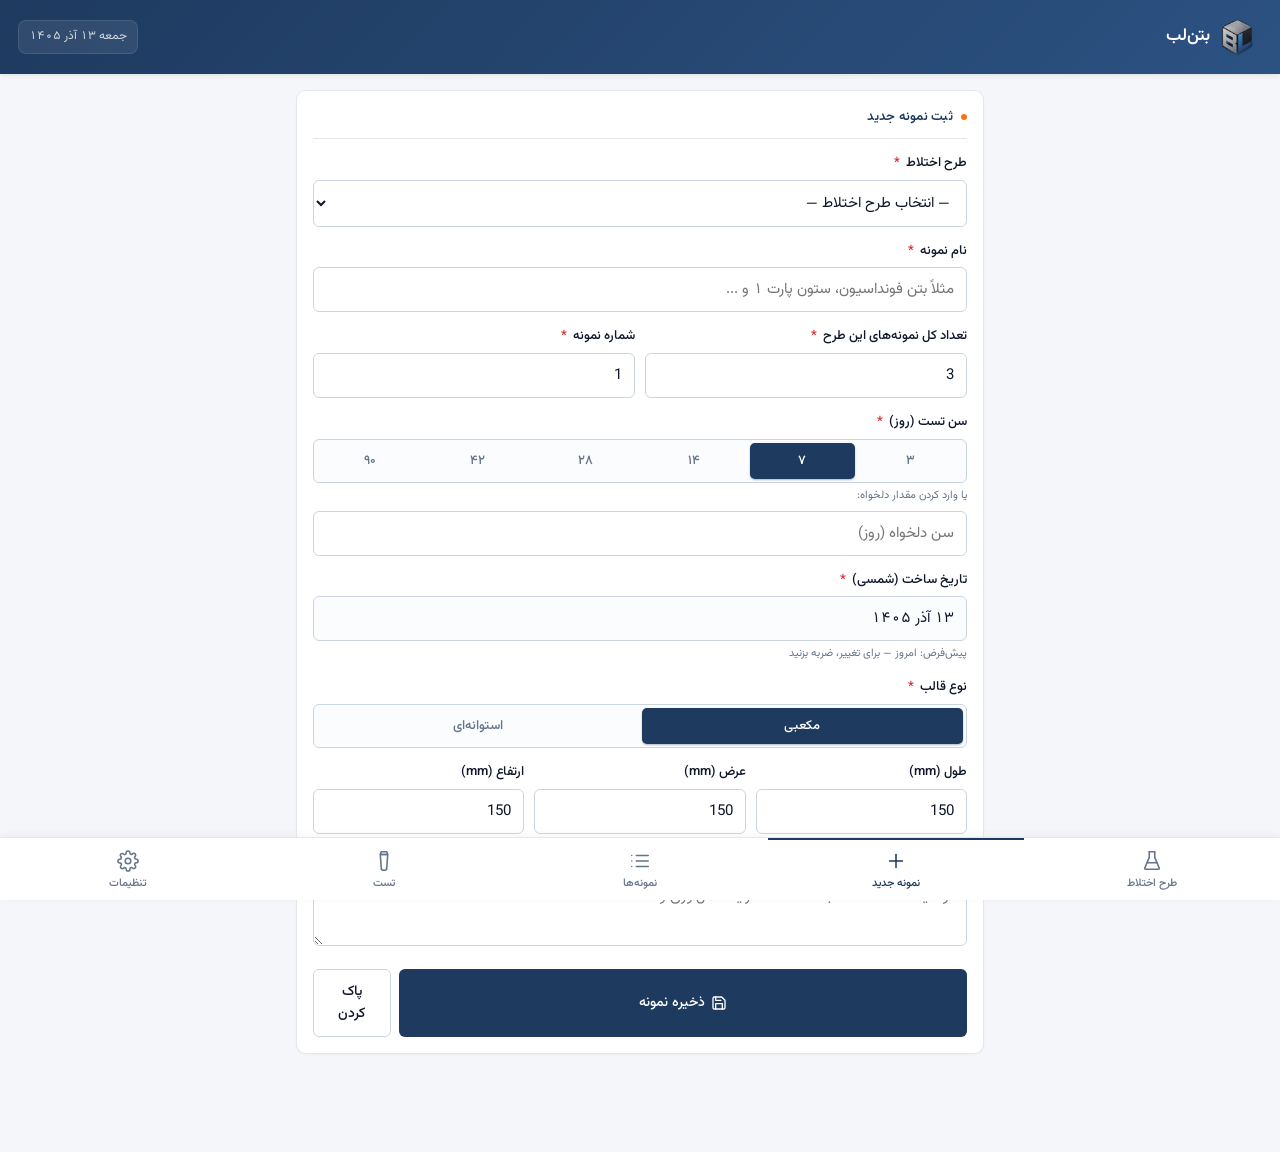
<file: index (11).html>
<!doctype html>
<html lang="fa" dir="rtl">
<head>
  <meta charset="UTF-8" />
  <meta name="viewport" content="width=device-width, initial-scale=1.0, viewport-fit=cover" />
  <meta name="theme-color" content="#1e3a5f" />
  <meta name="mobile-web-app-capable" content="yes" />
  <meta name="apple-mobile-web-app-capable" content="yes" />
  <meta name="apple-mobile-web-app-status-bar-style" content="default" />
  <meta name="apple-mobile-web-app-title" content="بتن‌لب" />
  <link rel="manifest" href="./manifest.webmanifest" />
  <link rel="apple-touch-icon" sizes="180x180" href="./apple-touch-icon.png" />
  <link rel="icon" type="image/png" sizes="192x192" href="./icon-192.png" />
  <link rel="icon" type="image/png" sizes="512x512" href="./icon-512.png" />
  <link rel="stylesheet" href="./fonts/vazirmatn.css" />
  <title>بتن‌لب | مدیریت نمونه‌های بتن</title>
  <style>
    :root {
      --bg: #f4f6f9;
      --surface: #ffffff;
      --surface-2: #fbfcfd;
      --border: #e3e8ef;
      --border-strong: #cbd5e1;
      --text: #0f172a;
      --text-muted: #64748b;
      --text-soft: #94a3b8;
      --primary: #1e3a5f;
      --primary-2: #2c5282;
      --primary-soft: #eaf0f7;
      --accent: #f97316;
      --accent-soft: #fff2e6;
      --success: #16a34a;
      --success-soft: #e7f6ec;
      --warning: #d97706;
      --warning-soft: #fef3e2;
      --danger: #dc2626;
      --danger-soft: #fdecec;
      --info: #0891b2;
      --shadow-sm: 0 1px 2px rgba(15, 23, 42, 0.04);
      --shadow: 0 2px 6px rgba(15, 23, 42, 0.06), 0 1px 2px rgba(15, 23, 42, 0.04);
      --shadow-lg: 0 8px 24px rgba(15, 23, 42, 0.10);
      --radius-sm: 6px;
      --radius: 10px;
      --radius-lg: 14px;
      --nav-h: 68px;
    }

    * { box-sizing: border-box; }
    html, body {
      margin: 0; padding: 0;
      font-family: 'Vazirmatn', -apple-system, BlinkMacSystemFont, 'Segoe UI', Tahoma, sans-serif;
      background: var(--bg);
      color: var(--text);
      font-size: 15px;
      line-height: 1.6;
      -webkit-font-smoothing: antialiased;
      -webkit-tap-highlight-color: transparent;
    }
    body { min-height: 100vh; padding-bottom: calc(var(--nav-h) + env(safe-area-inset-bottom, 0px)); }
    button { font-family: inherit; cursor: pointer; }
    input, select, textarea { font-family: inherit; font-size: 15px; }
    input[type=number] { -moz-appearance: textfield; }
    input[type=number]::-webkit-inner-spin-button,
    input[type=number]::-webkit-outer-spin-button { -webkit-appearance: none; margin: 0; }

    /* Header */
    .app-header {
      background: linear-gradient(135deg, #1e3a5f 0%, #2c5282 100%);
      color: #fff;
      padding: 16px 18px calc(16px + env(safe-area-inset-top, 0px));
      padding-top: calc(16px + env(safe-area-inset-top, 0px));
      position: sticky; top: 0; z-index: 40;
      box-shadow: var(--shadow);
    }
    .app-header .row { display: flex; align-items: center; justify-content: space-between; gap: 12px; }
    .app-header .brand { display: flex; align-items: center; gap: 10px; }
    .app-header .brand-icon {
      width: 42px; height: 42px;
      display: grid; place-items: center;
      flex-shrink: 0;
    }
    .app-header .brand-icon img { width: 100%; height: 100%; object-fit: contain; display: block; }
    .app-header h1 { margin: 0; font-size: 17px; font-weight: 600; letter-spacing: 0; }
    .app-header .today {
      font-size: 12px; opacity: 0.8; font-variant-numeric: tabular-nums;
      background: rgba(255,255,255,0.10); padding: 6px 10px; border-radius: 8px;
      border: 1px solid rgba(255,255,255,0.13);
    }

    /* Container */
    .container { max-width: 720px; margin: 0 auto; padding: 16px; }
    .view { display: none; }
    .view.active { display: block; animation: fadeIn .18s ease-out; }
    @keyframes fadeIn { from { opacity: 0; transform: translateY(4px); } to { opacity: 1; transform: none; } }

    /* Card */
    .card {
      background: var(--surface);
      border: 1px solid var(--border);
      border-radius: var(--radius);
      box-shadow: var(--shadow-sm);
      padding: 16px;
      margin-bottom: 14px;
    }
    .card-title {
      display: flex; align-items: center; gap: 8px;
      font-size: 13px; font-weight: 600; color: var(--primary);
      text-transform: uppercase; letter-spacing: 0.02em;
      padding-bottom: 10px; margin-bottom: 14px;
      border-bottom: 1px solid var(--border);
    }
    .card-title .dot { width: 6px; height: 6px; border-radius: 50%; background: var(--accent); }

    /* Form */
    .field { margin-bottom: 14px; }
    .field label {
      display: block; font-size: 13px; font-weight: 500;
      color: var(--text); margin-bottom: 6px;
    }
    .field label .req { color: var(--danger); margin-inline-start: 3px; }
    .field .hint { font-size: 11px; color: var(--text-muted); margin-top: 4px; }
    .input, .select, .textarea {
      width: 100%;
      padding: 10px 12px;
      background: var(--surface);
      border: 1px solid var(--border-strong);
      border-radius: var(--radius-sm);
      color: var(--text);
      transition: all .15s;
      outline: none;
      font-variant-numeric: tabular-nums;
    }
    .input:focus, .select:focus, .textarea:focus {
      border-color: var(--primary-2);
      box-shadow: 0 0 0 3px rgba(44, 82, 130, 0.12);
    }
    .textarea { min-height: 72px; resize: vertical; }
    .grid-2 { display: grid; grid-template-columns: 1fr 1fr; gap: 10px; }
    .grid-3 { display: grid; grid-template-columns: repeat(3, 1fr); gap: 10px; }

    /* Segmented */
    .segmented {
      display: flex; background: var(--surface-2);
      border: 1px solid var(--border-strong); border-radius: var(--radius-sm);
      padding: 3px; gap: 3px;
    }
    .segmented button {
      flex: 1; padding: 8px 10px; border: 0; background: transparent;
      color: var(--text-muted); font-size: 13px; font-weight: 500;
      border-radius: 5px; transition: all .15s;
    }
    .segmented button.active {
      background: var(--primary); color: #fff;
      box-shadow: 0 1px 2px rgba(30,58,95,0.35);
    }

    /* Toggle switch */
    .switch { position: relative; width: 42px; height: 24px; flex-shrink: 0; display: inline-block; }
    .switch input { opacity: 0; width: 0; height: 0; }
    .switch .slider {
      position: absolute; inset: 0; background: #cbd5e1;
      border-radius: 999px; transition: .2s; cursor: pointer;
    }
    .switch .slider::before {
      content: ''; position: absolute; width: 18px; height: 18px;
      border-radius: 50%; background: #fff; top: 3px; right: 3px;
      transition: .2s; box-shadow: 0 1px 2px rgba(0,0,0,0.25);
    }
    .switch input:checked + .slider { background: var(--success); }
    .switch input:checked + .slider::before { transform: translateX(-18px); }
    .auto-sync-row {
      display: flex; align-items: center; justify-content: space-between; gap: 12px;
      background: var(--surface-2); border: 1px solid var(--border);
      border-radius: var(--radius-sm); padding: 10px 12px; margin-bottom: 14px;
    }

    /* Buttons */
    .btn {
      display: inline-flex; align-items: center; justify-content: center; gap: 6px;
      padding: 11px 16px; border-radius: var(--radius-sm);
      border: 1px solid transparent; font-weight: 500; font-size: 14px;
      transition: all .15s; text-decoration: none;
    }
    .btn-primary { background: var(--primary); color: #fff; }
    .btn-primary:hover { background: #17304e; }
    .btn-primary:active { transform: translateY(1px); }
    .btn-outline { background: var(--surface); border-color: var(--border-strong); color: var(--text); }
    .btn-outline:hover { border-color: var(--primary); color: var(--primary); }
    .btn-danger { background: var(--surface); border-color: var(--danger); color: var(--danger); }
    .btn-danger:hover { background: var(--danger); color: #fff; }
    .btn-accent { background: var(--accent); color: #fff; }
    .btn-accent:hover { background: #ea6a08; }
    .btn-block { width: 100%; }
    .btn-sm { padding: 7px 10px; font-size: 12px; }
    .btn-row { display: flex; gap: 8px; }

    /* Sample list */
    .sample {
      background: var(--surface); border: 1px solid var(--border);
      border-radius: var(--radius); padding: 14px; margin-bottom: 10px;
      box-shadow: var(--shadow-sm);
      transition: transform .12s, box-shadow .12s;
    }
    .sample:hover { box-shadow: var(--shadow); }
    .sample-head { display: flex; justify-content: space-between; align-items: flex-start; gap: 10px; margin-bottom: 10px; }
    .sample-title { font-weight: 600; font-size: 15px; color: var(--primary); }
    .sample-sub { font-size: 12px; color: var(--text-muted); margin-top: 2px; }
    .sample-body {
      display: grid; grid-template-columns: 1fr 1fr; gap: 8px 14px;
      font-size: 13px; padding: 10px 0;
      border-top: 1px dashed var(--border);
      border-bottom: 1px dashed var(--border);
      margin-bottom: 10px;
    }
    .sample-body .k { color: var(--text-muted); font-size: 12px; }
    .sample-body .v { color: var(--text); font-weight: 500; font-variant-numeric: tabular-nums; }
    .sample-actions { display: flex; gap: 6px; flex-wrap: wrap; }

    /* Status badges */
    .badge {
      display: inline-flex; align-items: center; gap: 5px;
      font-size: 11px; font-weight: 600; padding: 4px 9px;
      border-radius: 999px; white-space: nowrap;
      border: 1px solid transparent;
    }
    .badge::before { content: ''; width: 6px; height: 6px; border-radius: 50%; }
    .badge-wait { background: var(--warning-soft); color: var(--warning); }
    .badge-wait::before { background: var(--warning); }
    .badge-ready { background: var(--accent-soft); color: var(--accent); }
    .badge-ready::before { background: var(--accent); animation: pulse 1.5s infinite; }
    .badge-done { background: var(--success-soft); color: var(--success); }
    .badge-done::before { background: var(--success); }
    @keyframes pulse { 0%,100% { opacity: 1; } 50% { opacity: 0.4; } }

    /* Result box */
    .result-box {
      background: linear-gradient(135deg, var(--primary-soft), #f0f6fc);
      border: 1px solid #d3e0ee;
      border-radius: var(--radius);
      padding: 14px 16px; margin-top: 8px;
    }
    .result-box .k { font-size: 12px; color: var(--text-muted); }
    .result-box .v { font-size: 22px; font-weight: 700; color: var(--primary); font-variant-numeric: tabular-nums; }
    .result-box .u { font-size: 13px; color: var(--text-muted); margin-inline-start: 4px; font-weight: 500; }

    /* Empty state */
    .empty {
      text-align: center; padding: 40px 20px; color: var(--text-muted);
    }
    .empty svg { opacity: 0.45; margin-bottom: 10px; }
    .empty .title { font-weight: 500; color: var(--text); margin-bottom: 4px; }

    /* Filters */
    .filters {
      display: grid; grid-template-columns: 1fr 1fr 1fr; gap: 8px; margin-bottom: 12px;
    }
    .filters select {
      font-size: 13px; padding: 8px 10px;
      background: var(--surface); border: 1px solid var(--border-strong);
      border-radius: var(--radius-sm); color: var(--text);
    }

    /* Stats bar */
    .stats {
      display: grid; grid-template-columns: repeat(4, 1fr); gap: 8px; margin-bottom: 14px;
    }
    .stat {
      background: var(--surface); border: 1px solid var(--border);
      border-radius: var(--radius-sm); padding: 10px 8px; text-align: center;
      box-shadow: var(--shadow-sm);
    }
    .stat .n { font-size: 18px; font-weight: 700; color: var(--primary); font-variant-numeric: tabular-nums; }
    .stat .l { font-size: 10.5px; color: var(--text-muted); margin-top: 2px; }
    .stat.accent .n { color: var(--accent); }
    .stat.success .n { color: var(--success); }
    .stat.warn .n { color: var(--warning); }

    /* Bottom navigation */
    .nav {
      position: fixed; bottom: 0; inset-inline: 0;
      background: var(--surface);
      border-top: 1px solid var(--border);
      display: grid; grid-template-columns: repeat(4, 1fr);
      z-index: 50;
      padding-bottom: env(safe-area-inset-bottom, 0px);
      box-shadow: 0 -2px 8px rgba(15,23,42,0.04);
    }
    .nav button {
      background: transparent; border: 0; padding: 10px 4px 8px;
      color: var(--text-muted);
      display: flex; flex-direction: column; align-items: center; gap: 3px;
      font-size: 11px; font-weight: 500;
      border-top: 2px solid transparent;
      transition: color .15s, border-color .15s;
    }
    .nav button.active { color: var(--primary); border-top-color: var(--primary); }
    .nav button svg { width: 22px; height: 22px; stroke-width: 1.7; }

    /* Modal */
    .modal-backdrop {
      position: fixed; inset: 0; background: rgba(15,23,42,0.45);
      z-index: 100; display: none; align-items: flex-end; justify-content: center;
      padding: 0;
    }
    .modal-backdrop.active { display: flex; animation: fadeIn .18s ease-out; }
    .modal {
      background: var(--surface); width: 100%; max-width: 480px;
      border-radius: var(--radius-lg) var(--radius-lg) 0 0;
      padding: 18px; max-height: 90vh; overflow-y: auto;
      box-shadow: var(--shadow-lg);
      animation: slideUp .22s ease-out;
    }
    @keyframes slideUp { from { transform: translateY(20px); } to { transform: none; } }
    .modal-title { font-size: 15px; font-weight: 600; color: var(--primary); margin: 0 0 14px; }

    /* Toast */
    .toast-wrap { position: fixed; top: 12px; inset-inline: 12px; z-index: 200; display: flex; flex-direction: column; gap: 8px; align-items: center; pointer-events: none; }
    .toast {
      background: #1e293b; color: #fff; padding: 10px 16px; border-radius: 8px;
      font-size: 13px; font-weight: 500; box-shadow: var(--shadow-lg);
      max-width: 90%; animation: toastIn .2s ease-out;
    }
    .toast.success { background: var(--success); }
    .toast.error { background: var(--danger); }
    @keyframes toastIn { from { opacity: 0; transform: translateY(-8px); } to { opacity: 1; transform: none; } }

    /* Jalali date picker */
    .jdp {
      background: var(--surface); border: 1px solid var(--border);
      border-radius: var(--radius); padding: 10px;
      user-select: none;
    }
    .jdp-head { display: flex; justify-content: space-between; align-items: center; padding: 4px 6px 10px; }
    .jdp-head .lbl { font-weight: 600; color: var(--primary); font-size: 14px; }
    .jdp-head button {
      background: var(--surface-2); border: 1px solid var(--border);
      width: 30px; height: 30px; border-radius: 6px; color: var(--text);
      display: grid; place-items: center;
    }
    .jdp-weeks { display: grid; grid-template-columns: repeat(7, 1fr); gap: 2px; font-size: 11px; color: var(--text-muted); text-align: center; padding: 4px 0; }
    .jdp-days { display: grid; grid-template-columns: repeat(7, 1fr); gap: 2px; }
    .jdp-day {
      aspect-ratio: 1; display: grid; place-items: center;
      background: transparent; border: 1px solid transparent;
      border-radius: 6px; font-size: 13px; color: var(--text);
      font-variant-numeric: tabular-nums;
    }
    .jdp-day:hover { background: var(--primary-soft); }
    .jdp-day.other { color: var(--text-soft); opacity: 0.5; }
    .jdp-day.today { border-color: var(--accent); color: var(--accent); font-weight: 600; }
    .jdp-day.selected { background: var(--primary); color: #fff; }

    /* Small helpers */
    .row-between { display: flex; align-items: center; justify-content: space-between; gap: 10px; }
    .muted { color: var(--text-muted); font-size: 12px; }
    .divider { height: 1px; background: var(--border); margin: 12px 0; }
    .tag { display: inline-block; padding: 2px 8px; background: var(--primary-soft); color: var(--primary); border-radius: 4px; font-size: 11px; font-weight: 500; }

    .banner { border-radius: var(--radius); padding: 12px 14px; margin-bottom: 12px; border: 1px solid; }
    .banner.warn { background: var(--warning-soft); border-color: #f5d9a8; }
    .banner.info { background: var(--primary-soft); border-color: #d3e0ee; }
    .banner .b-title { font-weight: 600; font-size: 14px; margin-bottom: 4px; color: var(--text); }
    .banner .b-text { font-size: 12.5px; line-height: 1.9; color: var(--text-muted); }
    .banner .b-actions { display: flex; gap: 8px; margin-top: 10px; }

    @media (max-width: 380px) {
      .stats { grid-template-columns: repeat(2, 1fr); }
      .filters { grid-template-columns: 1fr 1fr; }
      .nav button { font-size: 9.5px; padding-inline: 2px; }
      .nav button svg { width: 19px; height: 19px; }
    }
  </style>
</head>
<body>

<header class="app-header">
  <div class="row">
    <div class="brand">
      <div class="brand-icon" aria-hidden="true">
        <img src="[data-uri]" alt="" />
      </div>
      <div>
        <h1>بتن‌لب</h1>
      </div>
    </div>
    <div class="today" id="todayLabel">—</div>
  </div>
</header>

<div class="container">

  <div id="safetyBanners"></div>

  <!-- VIEW: MIX DESIGN -->
  <section id="view-mix" class="view">
    <div class="card">
      <div class="card-title"><span class="dot"></span> ثبت طرح اختلاط جدید</div>
      <form id="mixForm" novalidate>
        <div class="field">
          <label>کد / نام طرح <span class="req">*</span></label>
          <input class="input" id="m-code" type="text" placeholder="مثلاً D.2" required maxlength="40" />
          <div class="hint">این کد باید یکتا باشد؛ در ثبت نمونه‌ها از همین لیست انتخاب می‌شود.</div>
        </div>

        <div class="field">
          <label>تاریخ ثبت طرح (شمسی)</label>
          <input class="input" id="m-regDate" type="text" readonly placeholder="انتخاب تاریخ" style="cursor:pointer;background:var(--surface-2)"/>
        </div>

        <div class="grid-2">
          <div class="field">
            <label>مقاومت هدف f'c (MPa)</label>
            <input class="input" id="m-fc" type="number" min="0" step="0.1" placeholder="مثلاً 30"/>
          </div>
          <div class="field">
            <label>سن طرح (روز)</label>
            <input class="input" id="m-designAge" type="number" min="1" placeholder="مثلاً 28"/>
          </div>
        </div>

        <div class="grid-2">
          <div class="field">
            <label>نسبت آب به سیمان (w/c)</label>
            <input class="input" id="m-wc" type="number" min="0" step="0.01" placeholder="مثلاً 0.45"/>
          </div>
          <div class="field">
            <label>اسلامپ هدف (mm)</label>
            <input class="input" id="m-slump" type="number" min="0" step="1" placeholder="مثلاً 80"/>
          </div>
        </div>

        <div class="grid-2">
          <div class="field">
            <label>عیار سیمان (kg/m³)</label>
            <input class="input" id="m-cement" type="number" min="0" step="1" placeholder="مثلاً 350"/>
          </div>
          <div class="field">
            <label>مقدار آب (kg/m³)</label>
            <input class="input" id="m-water" type="number" min="0" step="1" placeholder="مثلاً 175"/>
          </div>
        </div>

        <div class="grid-2">
          <div class="field">
            <label>شن — درشت‌دانه (kg/m³)</label>
            <input class="input" id="m-coarseAgg" type="number" min="0" step="1" placeholder="مثلاً 1050"/>
          </div>
          <div class="field">
            <label>ماسه — ریزدانه (kg/m³)</label>
            <input class="input" id="m-fineAgg" type="number" min="0" step="1" placeholder="مثلاً 750"/>
          </div>
        </div>

        <div class="grid-2">
          <div class="field">
            <label>نوع افزودنی (اختیاری)</label>
            <input class="input" id="m-admixType" type="text" placeholder="مثلاً روان‌کننده"/>
          </div>
          <div class="field">
            <label>مقدار/درصد افزودنی</label>
            <input class="input" id="m-admixDosage" type="text" placeholder="مثلاً 1٪ وزن سیمان"/>
          </div>
        </div>

        <div class="field">
          <label>یادداشت (اختیاری)</label>
          <textarea class="textarea" id="m-notes" placeholder="توضیحات تکمیلی طرح اختلاط" maxlength="500"></textarea>
        </div>

        <div class="btn-row">
          <button type="submit" class="btn btn-primary btn-block" id="saveMixBtn">
            <svg width="16" height="16" viewBox="0 0 24 24" fill="none" stroke="currentColor" stroke-width="2" stroke-linecap="round" stroke-linejoin="round"><path d="M19 21H5a2 2 0 01-2-2V5a2 2 0 012-2h11l5 5v11a2 2 0 01-2 2z"/><polyline points="17 21 17 13 7 13 7 21"/><polyline points="7 3 7 8 15 8"/></svg>
            ذخیره طرح
          </button>
          <button type="button" class="btn btn-outline" id="resetMixFormBtn">پاک کردن</button>
        </div>
      </form>
    </div>

    <div class="card-title" style="padding:0 2px;border:0;margin-bottom:10px"><span class="dot"></span> طرح‌های اختلاط ثبت‌شده</div>
    <div id="mixesList"></div>
  </section>

  <!-- VIEW: REGISTER -->
  <section id="view-register" class="view active">
    <div class="card">
      <div class="card-title"><span class="dot"></span> ثبت نمونه جدید</div>
      <form id="sampleForm" novalidate>
        <div class="field">
          <label>طرح اختلاط <span class="req">*</span></label>
          <select class="select" id="f-planSelect"></select>
          <input class="input" id="f-planName" type="text" placeholder="نام طرح را وارد کنید" maxlength="40" style="margin-top:8px;display:none" />
          <div class="hint" id="planCustomHint" style="display:none">این نمونه به هیچ طرح اختلاط ثبت‌شده‌ای متصل نیست؛ فقط نام آن به‌صورت متن آزاد ذخیره می‌شود.</div>
        </div>

        <div class="field">
          <label>نام نمونه <span class="req">*</span></label>
          <input class="input" id="f-sampleName" type="text" placeholder="مثلاً بتن فونداسیون، ستون پارت ۱ و ..." required maxlength="50" />
        </div>


        <div class="grid-2">
          <div class="field">
            <label>تعداد کل نمونه‌های این طرح <span class="req">*</span></label>
            <input class="input" id="f-totalCount" type="number" min="1" max="99" value="3" required />
          </div>
          <div class="field">
            <label>شماره نمونه <span class="req">*</span></label>
            <input class="input" id="f-sampleNo" type="number" min="1" max="99" value="1" required />
          </div>
        </div>

        <div class="field">
          <label>سن تست (روز) <span class="req">*</span></label>
          <div class="segmented" id="ageSeg" role="tablist">
            <button type="button" data-age="3">۳</button>
            <button type="button" data-age="7" class="active">۷</button>
            <button type="button" data-age="14">۱۴</button>
            <button type="button" data-age="28">۲۸</button>
            <button type="button" data-age="42">۴۲</button>
            <button type="button" data-age="90">۹۰</button>
          </div>
          <input type="hidden" id="f-testAge" value="7" />
          <div class="hint">یا وارد کردن مقدار دلخواه:</div>
          <input class="input" id="f-testAgeCustom" type="number" min="1" max="365" placeholder="سن دلخواه (روز)" style="margin-top:6px" />
        </div>

        <div class="field">
          <label>تاریخ ساخت (شمسی) <span class="req">*</span></label>
          <input class="input" id="f-buildDate" type="text" readonly placeholder="انتخاب تاریخ" style="cursor:pointer;background:var(--surface-2)"/>
          <div class="hint">پیش‌فرض: امروز — برای تغییر، ضربه بزنید</div>
        </div>

        <div class="field">
          <label>نوع قالب <span class="req">*</span></label>
          <div class="segmented" id="moldSeg">
            <button type="button" data-mold="cube" class="active">مکعبی</button>
            <button type="button" data-mold="cylinder">استوانه‌ای</button>
          </div>
          <input type="hidden" id="f-moldType" value="cube" />
        </div>

        <div id="cubeDims" class="grid-3">
          <div class="field">
            <label>طول (mm)</label>
            <input class="input" id="f-length" type="number" min="1" step="0.1" value="150" />
          </div>
          <div class="field">
            <label>عرض (mm)</label>
            <input class="input" id="f-width" type="number" min="1" step="0.1" value="150" />
          </div>
          <div class="field">
            <label>ارتفاع (mm)</label>
            <input class="input" id="f-height" type="number" min="1" step="0.1" value="150" />
          </div>
        </div>

        <div id="cylDims" class="grid-2" style="display:none">
          <div class="field">
            <label>قطر (mm)</label>
            <input class="input" id="f-diameter" type="number" min="1" step="0.1" value="150" />
          </div>
          <div class="field">
            <label>ارتفاع (mm)</label>
            <input class="input" id="f-cylHeight" type="number" min="1" step="0.1" value="300" />
          </div>
        </div>

        <div class="field">
          <label>یادداشت (اختیاری)</label>
          <textarea class="textarea" id="f-notes" placeholder="توضیحات اضافه، نسبت اختلاط، شرایط عمل‌آوری و ..." maxlength="500"></textarea>
        </div>

        <div class="btn-row">
          <button type="submit" class="btn btn-primary btn-block" id="saveSampleBtn">
            <svg width="16" height="16" viewBox="0 0 24 24" fill="none" stroke="currentColor" stroke-width="2" stroke-linecap="round" stroke-linejoin="round"><path d="M19 21H5a2 2 0 01-2-2V5a2 2 0 012-2h11l5 5v11a2 2 0 01-2 2z"/><polyline points="17 21 17 13 7 13 7 21"/><polyline points="7 3 7 8 15 8"/></svg>
            ذخیره نمونه
          </button>
          <button type="button" class="btn btn-outline" id="resetFormBtn">پاک کردن</button>
        </div>
      </form>
    </div>
  </section>

  <!-- VIEW: LIST -->
  <section id="view-list" class="view">
    <div class="stats" id="statsBar"></div>

    <div class="filters">
      <select id="filterPlan"><option value="">همه طرح‌ها</option></select>
      <select id="filterAge">
        <option value="">همه سنین</option>
        <option value="3">۳ روزه</option>
        <option value="7">۷ روزه</option>
        <option value="14">۱۴ روزه</option>
        <option value="28">۲۸ روزه</option>
        <option value="42">۴۲ روزه</option>
        <option value="90">۹۰ روزه</option>
      </select>
      <select id="filterStatus">
        <option value="">همه وضعیت‌ها</option>
        <option value="wait">در انتظار تست</option>
        <option value="ready">آماده تست</option>
        <option value="done">تست انجام شده</option>
      </select>
    </div>

    <div id="samplesList"></div>
  </section>

    <!-- VIEW: TEST -->
  <section id="view-test" class="view">
    <div class="card">
      <div class="card-title"><span class="dot"></span> ثبت نتیجه تست</div>

      <div class="field">
        <label>نوع آزمایش <span class="req">*</span></label>
        <div class="segmented" id="testKindSeg">
          <button type="button" data-kind="compression" class="active">فشاری</button>
          <button type="button" data-kind="flexure">خمشی</button>
          <button type="button" data-kind="tension">کششی</button>
        </div>
        <input type="hidden" id="t-kind" value="compression" />
        <div class="hint" id="testKindHint">مقاومت فشاری: σ = F / A</div>
      </div>

      <div class="field">
        <label>انتخاب نمونه <span class="req">*</span></label>
        <select class="select" id="t-sample"></select>
        <div class="hint">نمونه‌های آماده تست در ابتدای لیست نمایش داده می‌شوند</div>
      </div>

      <div id="testSampleInfo" style="display:none"></div>

      <div class="grid-2">
        <div class="field">
          <label>نیروی شکست <span class="req">*</span></label>
          <input class="input" id="t-force" type="number" min="0" step="0.01" placeholder="مقدار عددی"/>
        </div>
        <div class="field">
          <label>واحد نیرو</label>
          <select class="select" id="t-unit" style="padding-top:9px;padding-bottom:9px">
            <option value="N">نیوتن (N)</option>
            <option value="kN">کیلونیوتن (kN)</option>
            <option value="kgf">کیلوگرم (kg)</option>
          </select>
        </div>
      </div>

      <div id="flexureExtras" style="display:none">
        <div class="grid-2">
          <div class="field">
            <label>دهانه بارگذاری L (mm)</label>
            <input class="input" id="t-span" type="number" min="1" step="0.1" placeholder="مثلاً ۴۵۰"/>
          </div>
          <div class="field">
            <label>آرایش بارگذاری</label>
            <select class="select" id="t-flexSetup">
              <option value="third">سه نقطه‌ای (مرکزی)</option>
              <option value="third4">چهار نقطه‌ای (ثلث دهانه)</option>
            </select>
          </div>
        </div>
        <div class="hint" style="margin-top:-6px;margin-bottom:12px">اگر خالی بماند، دهانه = ۳ برابر ارتفاع مقطع فرض می‌شود (ASTM C78 / ISIRI).</div>
      </div>

      <div class="field">
        <label>تاریخ انجام تست</label>
        <input class="input" id="t-testDate" type="text" readonly style="cursor:pointer;background:var(--surface-2)"/>
      </div>

      <div class="result-box">
        <div class="k" id="strengthLabel">مقاومت فشاری محاسبه‌شده</div>
        <div><span class="v" id="strengthVal">—</span><span class="u">MPa</span></div>
        <div class="muted" id="strengthDetail" style="margin-top:4px">نیرو و نمونه را انتخاب کنید</div>
      </div>

      <div style="margin-top:14px">
        <button type="button" class="btn btn-primary btn-block" id="saveTestBtn">
          <svg width="16" height="16" viewBox="0 0 24 24" fill="none" stroke="currentColor" stroke-width="2" stroke-linecap="round" stroke-linejoin="round"><polyline points="20 6 9 17 4 12"/></svg>
          ذخیره نتیجه تست
        </button>
      </div>
    </div>
  </section>

  <!-- VIEW: SETTINGS -->
  <section id="view-settings" class="view">
    <div class="card">
      <div class="card-title"><span class="dot"></span> همگام‌سازی بین دستگاه‌ها</div>
      <div id="syncPanel"></div>
    </div>

    <div class="card">
      <div class="card-title"><span class="dot"></span> خروجی و پشتیبان‌گیری</div>
      <p class="muted" style="margin-top:0">خروجی رسمی PDF آزمایشگاه با طرح مهندسی شکیل، یا فایل پشتیبان متنی برای ذخیره محلی تهیه کنید.</p>
      <div class="btn-row" style="flex-direction:column">
        <button class="btn btn-primary btn-block" id="shareBackupBtn">
          <svg width="16" height="16" viewBox="0 0 24 24" fill="none" stroke="currentColor" stroke-width="2" stroke-linecap="round" stroke-linejoin="round"><circle cx="18" cy="5" r="3"/><circle cx="6" cy="12" r="3"/><circle cx="18" cy="19" r="3"/><line x1="8.59" y1="13.51" x2="15.42" y2="17.49"/><line x1="15.41" y1="6.51" x2="8.59" y2="10.49"/></svg>
          پشتیبان‌گیری سریع (ذخیره در Files / Drive / تلگرام)
        </button>
        <button class="btn btn-accent btn-block" id="pdfBtn">
          <svg width="16" height="16" viewBox="0 0 24 24" fill="none" stroke="currentColor" stroke-width="2" stroke-linecap="round" stroke-linejoin="round"><path d="M14 2H6a2 2 0 00-2 2v16a2 2 0 002 2h12a2 2 0 002-2V8z"/><polyline points="14 2 14 8 20 8"/><line x1="16" y1="13" x2="8" y2="13"/><line x1="16" y1="17" x2="8" y2="17"/><polyline points="10 9 9 9 8 9"/></svg>
          تهیه و چاپ گزارش PDF رسمی
        </button>
        <button class="btn btn-primary btn-block" id="exportBtn">
          <svg width="16" height="16" viewBox="0 0 24 24" fill="none" stroke="currentColor" stroke-width="2" stroke-linecap="round" stroke-linejoin="round"><path d="M21 15v4a2 2 0 01-2 2H5a2 2 0 01-2-2v-4"/><polyline points="7 10 12 15 17 10"/><line x1="12" y1="15" x2="12" y2="3"/></svg>
          دانلود خروجی متنی (.txt)
        </button>
        <button class="btn btn-outline btn-block" id="importBtn">
          <svg width="16" height="16" viewBox="0 0 24 24" fill="none" stroke="currentColor" stroke-width="2" stroke-linecap="round" stroke-linejoin="round"><path d="M21 15v4a2 2 0 01-2 2H5a2 2 0 01-2-2v-4"/><polyline points="17 8 12 3 7 8"/><line x1="12" y1="3" x2="12" y2="15"/></svg>
          بازیابی از فایل متنی (.txt)
        </button>
        <input type="file" id="importInput" accept=".txt,text/plain" hidden />
      </div>
    </div>

    <div class="card">
      <div class="card-title"><span class="dot"></span> اطلاعات ذخیره‌سازی</div>
      <div id="storageInfo" class="muted">در حال بارگذاری...</div>
    </div>

    <div class="card">
      <div class="card-title" style="color:var(--danger)"><span class="dot" style="background:var(--danger)"></span> ناحیه خطر</div>
      <p class="muted" style="margin-top:0">با پاک کردن، همه نمونه‌ها و نتایج تست به طور کامل حذف می‌شوند. این عمل قابل بازگشت نیست.</p>
      <button class="btn btn-danger btn-block" id="clearBtn">پاک کردن همه داده‌ها</button>
    </div>

    <div class="card">
      <div class="card-title"><span class="dot"></span> درباره برنامه</div>
      <p class="muted" style="margin-top:0">
        <strong style="color:var(--text)">بتن‌لب</strong> — نسخه ۵.۴<br/>
        نرم‌افزار مدیریت نمونه‌های بتن آزمایشگاهی و محاسبه مقاومت فشاری بر اساس نوع و ابعاد قالب.
        داده‌ها به صورت محلی در مرورگر شما (IndexedDB) ذخیره می‌شوند و قابل نصب به عنوان اپلیکیشن موبایل هستند.
      </p>
      <div style="margin-top:14px;padding-top:12px;border-top:1px solid var(--border);display:flex;align-items:center;justify-content:space-between;gap:10px;flex-wrap:wrap">
        <div>
          <div style="font-size:11px;color:var(--text-muted);letter-spacing:0.05em">DEVELOPED BY</div>
          <div style="font-size:15px;font-weight:600;color:var(--primary);letter-spacing:0.08em;font-family:-apple-system,BlinkMacSystemFont,'Segoe UI',sans-serif">MOSTAFA AZIZI</div>
        </div>
        <div style="width:36px;height:36px;border-radius:8px;background:var(--primary-soft);display:grid;place-items:center;color:var(--primary)">
          <svg width="18" height="18" viewBox="0 0 24 24" fill="none" stroke="currentColor" stroke-width="1.8" stroke-linecap="round" stroke-linejoin="round"><path d="M20 7h-9M14 17H5M17 3l4 4-4 4M7 21l-4-4 4-4"/></svg>
        </div>
      </div>
    </div>
  </section>

</div>

<!-- Bottom navigation -->
<nav class="nav" id="bottomNav" style="grid-template-columns:repeat(5, 1fr)">
  <button data-view="mix">
    <svg viewBox="0 0 24 24" fill="none" stroke="currentColor" stroke-linecap="round" stroke-linejoin="round"><path d="M9 2v6L4 20a1 1 0 001 1h14a1 1 0 001-1L15 8V2"/><path d="M9 2h6"/><path d="M6.5 14h11"/></svg>
    طرح اختلاط
  </button>
  <button data-view="register" class="active">
    <svg viewBox="0 0 24 24" fill="none" stroke="currentColor" stroke-linecap="round" stroke-linejoin="round"><line x1="12" y1="5" x2="12" y2="19"/><line x1="5" y1="12" x2="19" y2="12"/></svg>
    نمونه جدید
  </button>
  <button data-view="list">
    <svg viewBox="0 0 24 24" fill="none" stroke="currentColor" stroke-linecap="round" stroke-linejoin="round"><line x1="8" y1="6" x2="21" y2="6"/><line x1="8" y1="12" x2="21" y2="12"/><line x1="8" y1="18" x2="21" y2="18"/><line x1="3" y1="6" x2="3.01" y2="6"/><line x1="3" y1="12" x2="3.01" y2="12"/><line x1="3" y1="18" x2="3.01" y2="18"/></svg>
    نمونه‌ها
  </button>
  <button data-view="test">
    <svg viewBox="0 0 24 24" fill="none" stroke="currentColor" stroke-linecap="round" stroke-linejoin="round"><path d="M9 2h6l1 3h-8z"/><path d="M8 5h8l-1 15a2 2 0 01-2 2h-2a2 2 0 01-2-2z"/></svg>
    تست
  </button>
  <button data-view="settings">
    <svg viewBox="0 0 24 24" fill="none" stroke="currentColor" stroke-linecap="round" stroke-linejoin="round"><circle cx="12" cy="12" r="3"/><path d="M19.4 15a1.65 1.65 0 00.33 1.82l.06.06a2 2 0 11-2.83 2.83l-.06-.06a1.65 1.65 0 00-1.82-.33 1.65 1.65 0 00-1 1.51V21a2 2 0 01-4 0v-.09a1.65 1.65 0 00-1-1.51 1.65 1.65 0 00-1.82.33l-.06.06a2 2 0 11-2.83-2.83l.06-.06a1.65 1.65 0 00.33-1.82 1.65 1.65 0 00-1.51-1H3a2 2 0 010-4h.09a1.65 1.65 0 001.51-1 1.65 1.65 0 00-.33-1.82l-.06-.06a2 2 0 112.83-2.83l.06.06a1.65 1.65 0 001.82.33H9a1.65 1.65 0 001-1.51V3a2 2 0 014 0v.09a1.65 1.65 0 001 1.51 1.65 1.65 0 001.82-.33l.06-.06a2 2 0 112.83 2.83l-.06.06a1.65 1.65 0 00-.33 1.82V9a1.65 1.65 0 001.51 1H21a2 2 0 010 4h-.09a1.65 1.65 0 00-1.51 1z"/></svg>
    تنظیمات
  </button>
</nav>

<!-- Modal -->
<div class="modal-backdrop" id="modalBackdrop">
  <div class="modal" id="modalContent"></div>
</div>

<div class="toast-wrap" id="toastWrap"></div>

<script>
/* ============================================================
 * بتن‌لب — Concrete Sample Manager PWA
 * Single-file vanilla JS application
 * ============================================================ */

/* ---------- Jalali (Shamsi) Calendar ----------
 * Based on Behdad Esfahbod's Jalaali algorithm.
 */
const Jalaali = (function() {
  function div(a,b){ return ~~(a/b); }
  function jalCal(jy){
    var breaks=[-61,9,38,199,426,686,756,818,1111,1181,1210,1635,2060,2097,2192,2262,2324,2394,2456,3178];
    var bl=breaks.length, gy=jy+621, leapJ=-14, jp=breaks[0], jm,jump,leap,n,i;
    if(jy<jp||jy>=breaks[bl-1]) throw new Error('Invalid Jalali year '+jy);
    for(i=1;i<bl;i++){
      jm=breaks[i]; jump=jm-jp;
      if(jy<jm) break;
      leapJ=leapJ+div(jump,33)*8+div(jump%33,4);
      jp=jm;
    }
    n=jy-jp;
    leapJ=leapJ+div(n,33)*8+div(((n%33)+3),4);
    if((jump%33)===4 && (jump-n)===4) leapJ+=1;
    var leapG=div(gy,4)-div((div(gy,100)+1)*3,4)-150;
    var march=20+leapJ-leapG;
    if((jump-n)<6) n=n-jump+div((jump+4),33)*33;
    leap=(((n+1)%33)-1)%4;
    if(leap===-1) leap=4;
    return {leap:leap, gy:gy, march:march};
  }
  function j2d(jy,jm,jd){
    var r=jalCal(jy);
    return g2d(r.gy,3,r.march)+(jm-1)*31-div(jm,7)*(jm-7)+jd-1;
  }
  function d2j(jdn){
    var gy=d2g(jdn).gy, jy=gy-621, r=jalCal(jy), jdn1f=g2d(gy,3,r.march), k, jm, jd;
    k=jdn-jdn1f;
    if(k>=0){
      if(k<=185){ jm=1+div(k,31); jd=(k%31)+1; return {jy:jy,jm:jm,jd:jd}; }
      else k-=186;
    }else{
      jy-=1; k+=179;
      if(r.leap===1) k+=1;
    }
    jm=7+div(k,30); jd=(k%30)+1;
    return {jy:jy,jm:jm,jd:jd};
  }
  function g2d(gy,gm,gd){
    var d=div((gy+div(gm-8,6)+100100)*1461,4)+div(153*((gm+9)%12)+2,5)+gd-34840408;
    d=d-div(div(gy+100100+div(gm-8,6),100)*3,4)+752;
    return d;
  }
  function d2g(jdn){
    var j=4*jdn+139361631;
    j=j+div(div(4*jdn+183187720,146097)*3,4)*4-3908;
    var i=div((j%1461),4)*5+308;
    var gd=div((i%153),5)+1;
    var gm=(div(i,153)%12)+1;
    var gy=div(j,1461)-100100+div(8-gm,6);
    return {gy:gy,gm:gm,gd:gd};
  }
  function isLeap(jy){ return jalCal(jy).leap===0; }
  function toJalaali(date){
    var g=g2d(date.getFullYear(),date.getMonth()+1,date.getDate());
    return d2j(g);
  }
  function toGregorian(jy,jm,jd){
    var g=d2g(j2d(jy,jm,jd));
    return new Date(g.gy,g.gm-1,g.gd);
  }
  return { toJalaali, toGregorian, j2d, d2j, isLeap };
})();

/* ---------- Date helpers ---------- */
const FA_MONTHS=['فروردین','اردیبهشت','خرداد','تیر','مرداد','شهریور','مهر','آبان','آذر','دی','بهمن','اسفند'];
const FA_WEEKDAYS_SHORT=['ش','ی','د','س','چ','پ','ج'];
const FA_WEEKDAYS_FULL=['شنبه','یکشنبه','دوشنبه','سه‌شنبه','چهارشنبه','پنج‌شنبه','جمعه'];

function toFa(str){
  return String(str).replace(/[0-9]/g, d => '۰۱۲۳۴۵۶۷۸۹'[d]);
}
function toEn(str){
  return String(str).replace(/[۰-۹]/g, d => '۰۱۲۳۴۵۶۷۸۹'.indexOf(d));
}
function pad2(n){ return n<10 ? '0'+n : ''+n; }

function jDateToString(j){
  return toFa(j.jy + '/' + pad2(j.jm) + '/' + pad2(j.jd));
}
function jDateToPretty(j){
  return toFa(j.jd) + ' ' + FA_MONTHS[j.jm-1] + ' ' + toFa(j.jy);
}
function parseJDateString(s){
  s = toEn(s).trim();
  const m = s.match(/^(\d{4})[\/\-](\d{1,2})[\/\-](\d{1,2})$/);
  if(!m) return null;
  return { jy: +m[1], jm: +m[2], jd: +m[3] };
}
function todayJ(){ return Jalaali.toJalaali(new Date()); }
function jToDate(j){ return Jalaali.toGregorian(j.jy, j.jm, j.jd); }
function daysBetween(d1, d2){
  const ms=24*3600*1000;
  const a=new Date(d1.getFullYear(), d1.getMonth(), d1.getDate()).getTime();
  const b=new Date(d2.getFullYear(), d2.getMonth(), d2.getDate()).getTime();
  return Math.round((b-a)/ms);
}
function jMonthLength(jy, jm){
  if(jm<=6) return 31;
  if(jm<=11) return 30;
  return Jalaali.isLeap(jy) ? 30 : 29;
}

/* ---------- IndexedDB Wrapper ---------- */
const DB_NAME='betonlab_db';
const DB_VER=3;
let _db=null;

function openDB(){
  return new Promise((resolve, reject)=>{
    if(_db) return resolve(_db);
    const req = indexedDB.open(DB_NAME, DB_VER);
    req.onupgradeneeded = (e)=>{
      const db = e.target.result;
      if(!db.objectStoreNames.contains('samples')){
        const s = db.createObjectStore('samples', { keyPath:'id', autoIncrement:true });
        s.createIndex('planName','planName',{unique:false});
        s.createIndex('testAge','testAge',{unique:false});
      }
      if(!db.objectStoreNames.contains('meta')){
        db.createObjectStore('meta', { keyPath:'key' });
      }
      if(!db.objectStoreNames.contains('mixes')){
        const mx = db.createObjectStore('mixes', { keyPath:'id', autoIncrement:true });
        mx.createIndex('code','code',{unique:false});
      }
    };
    req.onsuccess = ()=>{
      _db = req.result;
      // iOS/Android may close the connection in background: reset so next call reopens it
      _db.onclose = ()=>{ _db = null; };
      _db.onversionchange = ()=>{ try{ _db.close(); }catch(e){} _db = null; };
      resolve(_db);
    };
    req.onerror = ()=> reject(req.error);
  });
}

/* ---------- Commit-safe transaction helper ----------
 * promise فقط وقتی حل می‌شود که تراکنش واقعاً commit شده باشد (tx.oncomplete)،
 * نه وقتی درخواست موفق می‌شود. اگر اتصال توسط سیستم بسته شده باشد یک بار دوباره باز می‌شود. */
async function txp(store, mode, fn){
  let lastErr;
  for(let attempt=0; attempt<2; attempt++){
    const db = await openDB();
    try{
      return await new Promise((res,rej)=>{
        const tx = db.transaction(store, mode);
        let out;
        const r = fn(tx.objectStore(store), tx);
        if(r && 'onsuccess' in r) r.onsuccess = ()=>{ out = r.result; };
        tx.oncomplete = ()=> res(out);
        tx.onerror = ()=> rej(tx.error || (r && r.error) || new Error('tx error'));
        tx.onabort = ()=> rej(tx.error || new Error('tx aborted'));
      });
    }catch(e){
      lastErr = e;
      if(attempt===0 && e && (e.name==='InvalidStateError' || e.name==='TransactionInactiveError')){
        _db = null; continue;
      }
      throw e;
    }
  }
  throw lastErr;
}

/* meta store: stores file handle + sync settings */
async function metaSet(key, value){ return txp('meta','readwrite', st => st.put({ key, value })); }
async function metaGet(key){
  const r = await txp('meta','readonly', st => st.get(key));
  return r ? r.value : undefined;
}
async function metaDel(key){ return txp('meta','readwrite', st => st.delete(key)); }
function makeUid(){
  return 'S' + Date.now().toString(36) + Math.random().toString(36).slice(2,8);
}
/* uid پایدار برای رکوردهای قدیمی فاقد uid (تا در هر pull تکثیر نشوند) */
function legacyUid(r){
  return 'L' + (r.createdAt||0).toString(36) + '_' + String(r.planName || r.code || '') + '_' + String(r.sampleNo || '') + '_' + String(r.sampleName || '');
}
async function dbAdd(item){
  if(!item.uid) item.uid = makeUid();
  item.updatedAt = Date.now();
  return txp('samples','readwrite', st => st.add(item));
}
async function dbPut(item, touch=true){
  if(!item.uid) item.uid = makeUid();
  if(touch) item.updatedAt = Date.now();
  return txp('samples','readwrite', st => st.put(item));
}
async function dbGet(id){ return txp('samples','readonly', st => st.get(id)); }
async function dbAll(){ return (await txp('samples','readonly', st => st.getAll())) || []; }
async function dbDelete(id){
  const item = await dbGet(id);
  if(item && item.uid) await addTombstone(item.uid);
  return txp('samples','readwrite', st => st.delete(id));
}
async function addTombstone(uid){
  const t = (await metaGet('tombstones')) || {};
  t[uid] = Date.now();
  await metaSet('tombstones', t);
}
async function getTombstones(){ return (await metaGet('tombstones')) || {}; }
/* پاک کردن همه: برای همه رکوردها tombstone ثبت می‌شود تا همگام‌سازی آن‌ها را برنگرداند؛
 * طرح‌های اختلاط هم پاک می‌شوند. */
async function dbClear(){
  const all = await dbAll();
  const mixes = await dbAllMixes();
  const t = (await metaGet('tombstones')) || {};
  const mt = (await metaGet('mixTombstones')) || {};
  const now = Date.now();
  all.forEach(s => { if(s.uid) t[s.uid] = now; });
  mixes.forEach(m => { if(m.uid) mt[m.uid] = now; });
  await metaSet('tombstones', t);
  await metaSet('mixTombstones', mt);
  await txp('samples','readwrite', st => st.clear());
  await txp('mixes','readwrite', st => st.clear());
}
/* tombstoneهای قدیمی‌تر از یک سال حذف می‌شوند تا بی‌نهایت رشد نکنند */
async function pruneTombstones(){
  const limit = Date.now() - 365*24*3600*1000;
  for(const key of ['tombstones','mixTombstones']){
    const t = (await metaGet(key)) || {};
    let changed = false;
    for(const [uid, ts] of Object.entries(t)){ if(ts < limit){ delete t[uid]; changed = true; } }
    if(changed) await metaSet(key, t);
  }
}

/* ---------- Mixes store (طرح‌های اختلاط) ---------- */
async function dbAddMix(item){
  if(!item.uid) item.uid = makeUid();
  item.updatedAt = Date.now();
  return txp('mixes','readwrite', st => st.add(item));
}
async function dbPutMix(item, touch=true){
  if(!item.uid) item.uid = makeUid();
  if(touch) item.updatedAt = Date.now();
  return txp('mixes','readwrite', st => st.put(item));
}
async function dbGetMix(id){ return txp('mixes','readonly', st => st.get(id)); }
async function dbAllMixes(){ return (await txp('mixes','readonly', st => st.getAll())) || []; }
async function dbDeleteMix(id){
  const item = await dbGetMix(id);
  if(item && item.uid) await addMixTombstone(item.uid);
  return txp('mixes','readwrite', st => st.delete(id));
}
async function addMixTombstone(uid){
  const t = (await metaGet('mixTombstones')) || {};
  t[uid] = Date.now();
  await metaSet('mixTombstones', t);
}
async function getMixTombstones(){ return (await metaGet('mixTombstones')) || {}; }

/* ---------- Persistence / backup safety ---------- */
async function requestPersistence(){
  try{
    if(navigator.storage && navigator.storage.persist){
      if(!(await navigator.storage.persisted())) await navigator.storage.persist();
    }
  }catch(e){}
}
function isIOSDevice(){
  return /iphone|ipad|ipod/i.test(navigator.userAgent) ||
    (navigator.platform === 'MacIntel' && navigator.maxTouchPoints > 1);
}
function isStandaloneMode(){
  return navigator.standalone === true ||
    (window.matchMedia && window.matchMedia('(display-mode: standalone)').matches);
}

/* ---------- App State ---------- */
const state = {
  view: 'register',
  editingId: null,
  samples: [],
  filters: { plan:'', age:'', status:'' },
  currentTestSample: null,
  mixes: [],
  editingMixId: null,
};

/* ---------- UI Utilities ---------- */
function $(sel, root=document){ return root.querySelector(sel); }
function $$(sel, root=document){ return Array.from(root.querySelectorAll(sel)); }

function toast(msg, type=''){
  const wrap = $('#toastWrap');
  const el = document.createElement('div');
  el.className = 'toast ' + type;
  el.textContent = msg;
  wrap.appendChild(el);
  setTimeout(()=>{ el.style.opacity='0'; el.style.transform='translateY(-8px)'; el.style.transition='all .2s'; }, 2200);
  setTimeout(()=> el.remove(), 2500);
}

function showModal(html){
  $('#modalContent').innerHTML = html;
  $('#modalBackdrop').classList.add('active');
}
function hideModal(){ $('#modalBackdrop').classList.remove('active'); }
$('#modalBackdrop').addEventListener('click', (e)=>{ if(e.target.id==='modalBackdrop') hideModal(); });

function switchView(v){
  state.view = v;
  $$('.view').forEach(el => el.classList.remove('active'));
  $('#view-' + v).classList.add('active');
  $$('.nav button').forEach(b => b.classList.toggle('active', b.dataset.view===v));
  window.scrollTo({top:0, behavior:'smooth'});
  if(v==='mix') renderMixList();
  if(v==='register') populatePlanSelect();
  if(v==='list') renderList();
  if(v==='test') renderTestSelector();
  if(v==='settings'){ renderStorageInfo(); renderSyncPanel(); }
}

/* ---------- Jalali Date Picker ---------- */
function openJDatePicker(currentJ, onSelect){
  let view = currentJ ? {...currentJ} : todayJ();
  const today = todayJ();

  function render(){
    const firstDay = jToDate({jy:view.jy, jm:view.jm, jd:1});
    // Persian week starts Saturday. JS getDay: 0=Sun. Sat=6 → col 0.
    // Shift: (getDay + 1) % 7 gives Sat=0, Sun=1, Mon=2, ..., Fri=6
    const startCol = (firstDay.getDay() + 1) % 7;
    const monthLen = jMonthLength(view.jy, view.jm);
    let cells = '';
    // previous month fillers
    let prev = { jy: view.jy, jm: view.jm - 1 };
    if(prev.jm < 1){ prev.jm = 12; prev.jy -= 1; }
    const prevLen = jMonthLength(prev.jy, prev.jm);
    for(let i=startCol-1; i>=0; i--){
      const d = prevLen - i;
      cells += `<div class="jdp-day other" data-jy="${prev.jy}" data-jm="${prev.jm}" data-jd="${d}">${toFa(d)}</div>`;
    }
    for(let d=1; d<=monthLen; d++){
      const isToday = today.jy===view.jy && today.jm===view.jm && today.jd===d;
      const isSel = currentJ && currentJ.jy===view.jy && currentJ.jm===view.jm && currentJ.jd===d;
      const cls = ['jdp-day'];
      if(isToday) cls.push('today');
      if(isSel) cls.push('selected');
      cells += `<div class="${cls.join(' ')}" data-jy="${view.jy}" data-jm="${view.jm}" data-jd="${d}">${toFa(d)}</div>`;
    }
    const totalCells = startCol + monthLen;
    const remaining = (7 - (totalCells % 7)) % 7;
    let nxt = { jy: view.jy, jm: view.jm + 1 };
    if(nxt.jm > 12){ nxt.jm = 1; nxt.jy += 1; }
    for(let d=1; d<=remaining; d++){
      cells += `<div class="jdp-day other" data-jy="${nxt.jy}" data-jm="${nxt.jm}" data-jd="${d}">${toFa(d)}</div>`;
    }

    const html = `
      <h3 class="modal-title">انتخاب تاریخ</h3>
      <div class="jdp">
        <div class="jdp-head">
          <button type="button" id="jdpPrev" aria-label="ماه قبل">
            <svg width="14" height="14" viewBox="0 0 24 24" fill="none" stroke="currentColor" stroke-width="2" stroke-linecap="round" stroke-linejoin="round"><polyline points="9 18 15 12 9 6"/></svg>
          </button>
          <div class="lbl">${FA_MONTHS[view.jm-1]} ${toFa(view.jy)}</div>
          <button type="button" id="jdpNext" aria-label="ماه بعد">
            <svg width="14" height="14" viewBox="0 0 24 24" fill="none" stroke="currentColor" stroke-width="2" stroke-linecap="round" stroke-linejoin="round"><polyline points="15 18 9 12 15 6"/></svg>
          </button>
        </div>
        <div class="jdp-weeks">${FA_WEEKDAYS_SHORT.map(w=>`<div>${w}</div>`).join('')}</div>
        <div class="jdp-days" id="jdpDays">${cells}</div>
      </div>
      <div class="btn-row" style="margin-top:14px">
        <button class="btn btn-outline btn-block" type="button" id="jdpToday">امروز</button>
        <button class="btn btn-outline btn-block" type="button" id="jdpCancel">انصراف</button>
      </div>
    `;
    showModal(html);

    $('#jdpPrev').onclick = ()=>{ view.jm--; if(view.jm<1){ view.jm=12; view.jy--; } render(); };
    $('#jdpNext').onclick = ()=>{ view.jm++; if(view.jm>12){ view.jm=1; view.jy++; } render(); };
    $('#jdpToday').onclick = ()=>{ onSelect(todayJ()); hideModal(); };
    $('#jdpCancel').onclick = ()=> hideModal();
    $$('#jdpDays .jdp-day').forEach(el=>{
      el.onclick = ()=>{
        onSelect({ jy:+el.dataset.jy, jm:+el.dataset.jm, jd:+el.dataset.jd });
        hideModal();
      };
    });
  }
  render();
}

/* ---------- Strength calculations (compression / flexure / tension) ---------- */
const TEST_KIND_LABEL = {
  compression: 'فشاری',
  flexure: 'خمشی',
  tension: 'کششی',
};
const TEST_KIND_HINT = {
  compression: 'مقاومت فشاری: σ = F / A',
  flexure: 'مقاومت خمشی (مدول گسیختگی): fr = P L / (b d²)  —  سه یا چهار نقطه‌ای',
  tension: 'مقاومت کششی دونیم‌شدن: ft = 2P / (π D L)  —  استوانه / مکعب',
};

function forceToN(force, unit){
  if(unit === 'kgf') return force * 9.80665;
  if(unit === 'kN') return force * 1000;
  return force;
}
function unitLabel(unit){
  return unit === 'kgf' ? 'kgf' : (unit === 'kN' ? 'kN' : 'N');
}

function calcStrength(sample, force, unit, kind, extras){
  kind = kind || 'compression';
  extras = extras || {};
  const N = forceToN(force, unit);
  if(!(N > 0)) return { mpa: 0, area: 0, formula: '', detail: '' };

  if(kind === 'flexure'){
    let b, d, L;
    if(sample.moldType === 'cube'){
      b = sample.dims.width;
      d = sample.dims.height;
    } else {
      b = sample.dims.diameter;
      d = sample.dims.diameter;
    }
    L = extras.span > 0 ? extras.span : (d * 3);
    if(!(b > 0 && d > 0 && L > 0)) return { mpa: 0, area: b*d, formula: '', detail: '' };
    // Three-point: fr = 3PL / (2bd²)
    // Four-point (third-point): fr = PL / (bd²)
    const setup = extras.flexSetup === 'third4' ? 'third4' : 'third';
    const mpa = setup === 'third4'
      ? (N * L) / (b * d * d)
      : (3 * N * L) / (2 * b * d * d);
    const formula = setup === 'third4' ? 'fr = P L / (b d²)' : 'fr = 3 P L / (2 b d²)';
    return {
      mpa, area: b * d, span: L, setup, b, d,
      formula,
      detail: `b=${b.toFixed(1)} mm • d=${d.toFixed(1)} mm • L=${L.toFixed(1)} mm • ${formula}`,
    };
  }

  if(kind === 'tension'){
    // Splitting tensile (Brazilian): ft = 2P / (π D L)
    let D, L;
    if(sample.moldType === 'cylinder'){
      D = sample.dims.diameter;
      L = sample.dims.height;
    } else {
      D = sample.dims.width;
      L = sample.dims.height;
    }
    if(!(D > 0 && L > 0)) return { mpa: 0, area: 0, formula: '', detail: '' };
    const mpa = (2 * N) / (Math.PI * D * L);
    return {
      mpa, area: Math.PI * (D/2) * (D/2), D, L,
      formula: 'ft = 2P / (π D L)',
      detail: `D=${D.toFixed(1)} mm • L=${L.toFixed(1)} mm • ft = 2P / (π D L)`,
    };
  }

  // compression
  let area = 0;
  if(sample.moldType === 'cube'){
    area = sample.dims.length * sample.dims.width;
  } else {
    const d = sample.dims.diameter;
    area = Math.PI * (d/2) * (d/2);
  }
  if(area <= 0) return { mpa: 0, area: 0, formula: '', detail: '' };
  return {
    mpa: N / area, area,
    formula: 'σ = F / A',
    detail: `مساحت مقطع: ${area.toFixed(1)} mm² • σ = F / A`,
  };
}

function getSampleTests(s){
  const list = [];
  if(s.testResult){
    const kind = s.testResult.kind || 'compression';
    list.push({ kind, ...s.testResult });
  }
  if(Array.isArray(s.tests)){
    s.tests.forEach(t => {
      if(!t) return;
      if(s.testResult && (t.kind || 'compression') === (s.testResult.kind || 'compression')
         && t.savedAt === s.testResult.savedAt) return;
      list.push({ kind: t.kind || 'compression', ...t });
    });
  }
  const seen = new Set();
  return list.filter(t => {
    const k = t.kind || 'compression';
    if(seen.has(k)) return false;
    seen.add(k);
    return true;
  });
}
function getTestOfKind(s, kind){
  return getSampleTests(s).find(t => (t.kind || 'compression') === kind) || null;
}

/* ---------- Sample status ---------- */
function computeStatus(sample){
  const buildDate = jToDate(sample.buildDate);
  const now = new Date();
  const daysPassed = daysBetween(buildDate, now);
  const daysRemaining = sample.testAge - daysPassed;
  let status;
  if(getSampleTests(sample).length) status = 'done';
  else if(daysRemaining <= 0) status = 'ready';
  else status = 'wait';
  return { daysPassed, daysRemaining, status };
}
const STATUS_LABEL = { wait:'در انتظار تست', ready:'آماده تست', done:'تست انجام شده' };
const STATUS_CLASS = { wait:'badge-wait', ready:'badge-ready', done:'badge-done' };

/* ============================================================
 * طرح‌های اختلاط (Mix Designs)
 * ============================================================ */
async function loadMixes(){
  state.mixes = await dbAllMixes();
  state.mixes.sort((a,b)=> (b.createdAt||0) - (a.createdAt||0));
}

function setMixRegDate(j){
  const el = $('#m-regDate');
  el.value = jDateToPretty(j);
  el.dataset.jy = j.jy; el.dataset.jm = j.jm; el.dataset.jd = j.jd;
}
function getMixRegDate(){
  const el = $('#m-regDate');
  if(!el.dataset.jy) return null;
  return { jy:+el.dataset.jy, jm:+el.dataset.jm, jd:+el.dataset.jd };
}
$('#m-regDate').addEventListener('click', ()=>{
  openJDatePicker(getMixRegDate(), (j)=> setMixRegDate(j));
});

function resetMixForm(){
  state.editingMixId = null;
  $('#m-code').value = '';
  setMixRegDate(todayJ());
  $('#m-fc').value = '';
  $('#m-designAge').value = '';
  $('#m-wc').value = '';
  $('#m-slump').value = '';
  $('#m-cement').value = '';
  $('#m-water').value = '';
  $('#m-coarseAgg').value = '';
  $('#m-fineAgg').value = '';
  $('#m-admixType').value = '';
  $('#m-admixDosage').value = '';
  $('#m-notes').value = '';
  $('#saveMixBtn').innerHTML = `
    <svg width="16" height="16" viewBox="0 0 24 24" fill="none" stroke="currentColor" stroke-width="2" stroke-linecap="round" stroke-linejoin="round"><path d="M19 21H5a2 2 0 01-2-2V5a2 2 0 012-2h11l5 5v11a2 2 0 01-2 2z"/><polyline points="17 21 17 13 7 13 7 21"/><polyline points="7 3 7 8 15 8"/></svg>
    ذخیره طرح`;
}
$('#resetMixFormBtn').addEventListener('click', ()=>{
  resetMixForm();
  toast('فرم پاک شد');
});

function numOrNull(v){ v = parseFloat(toEn(v)); return isFinite(v) ? v : null; }

$('#mixForm').addEventListener('submit', async (e)=>{
  e.preventDefault();
  const btn = $('#saveMixBtn');
  if(btn.disabled) return; // جلوگیری از ثبت تکراری طرح در اثر دابل‌تپ
  btn.disabled = true;
  try{
    const code = $('#m-code').value.trim();
    if(!code){ toast('کد/نام طرح را وارد کنید','error'); return; }
    const dup = state.mixes.find(m => m.uid !== state.editingMixId && m.code.trim().toLowerCase() === code.toLowerCase());
    if(dup){ toast('این کد طرح قبلاً ثبت شده؛ کد دیگری انتخاب کنید','error'); return; }
    const regDate = getMixRegDate() || todayJ();

    const item = {
      code,
      regDate,
      fc: numOrNull($('#m-fc').value),
      designAge: numOrNull($('#m-designAge').value),
      wc: numOrNull($('#m-wc').value),
      slump: numOrNull($('#m-slump').value),
      cement: numOrNull($('#m-cement').value),
      water: numOrNull($('#m-water').value),
      coarseAgg: numOrNull($('#m-coarseAgg').value),
      fineAgg: numOrNull($('#m-fineAgg').value),
      admixType: $('#m-admixType').value.trim(),
      admixDosage: $('#m-admixDosage').value.trim(),
      notes: $('#m-notes').value.trim(),
      createdAt: Date.now(),
    };

    if(state.editingMixId != null){
      const existing = state.mixes.find(m => m.uid === state.editingMixId);
      const full = existing ? await dbGetMix(existing.id) : null;
      if(full){
        delete item.createdAt; // در ویرایش، تاریخ ایجاد اصلی طرح حفظ شود
        Object.assign(full, item);
        await dbPutMix(full);
        toast('طرح اختلاط بروزرسانی شد','success');
      }
    } else {
      await dbAddMix(item);
      toast('طرح اختلاط ذخیره شد','success');
    }
    resetMixForm();
    await loadMixes();
    renderMixList();
    populatePlanSelect();
    scheduleAutoSync();
  } catch(err){
    console.error('save failed', err);
    toast('خطا در ذخیره‌سازی! لطفاً دوباره تلاش کنید و یک پشتیبان بگیرید','error');
  } finally {
    btn.disabled = false;
  }
});

function fillMixFormForEdit(m){
  state.editingMixId = m.uid;
  $('#m-code').value = m.code || '';
  setMixRegDate(m.regDate || todayJ());
  $('#m-fc').value = m.fc ?? '';
  $('#m-designAge').value = m.designAge ?? '';
  $('#m-wc').value = m.wc ?? '';
  $('#m-slump').value = m.slump ?? '';
  $('#m-cement').value = m.cement ?? '';
  $('#m-water').value = m.water ?? '';
  $('#m-coarseAgg').value = m.coarseAgg ?? '';
  $('#m-fineAgg').value = m.fineAgg ?? '';
  $('#m-admixType').value = m.admixType || '';
  $('#m-admixDosage').value = m.admixDosage || '';
  $('#m-notes').value = m.notes || '';
  $('#saveMixBtn').innerHTML = `
    <svg width="16" height="16" viewBox="0 0 24 24" fill="none" stroke="currentColor" stroke-width="2" stroke-linecap="round" stroke-linejoin="round"><path d="M12 20h9"/><path d="M16.5 3.5a2.121 2.121 0 013 3L7 19l-4 1 1-4 12.5-12.5z"/></svg>
    بروزرسانی طرح`;
  toast('در حالت ویرایش طرح');
  window.scrollTo({top:0, behavior:'smooth'});
}

async function handleMixAction(act, uid){
  const m = state.mixes.find(x => x.uid === uid);
  if(!m) return;
  if(act === 'edit'){
    fillMixFormForEdit(m);
  } else if(act === 'delete'){
    const usedCount = state.samples.filter(s => s.planMixUid === m.uid).length;
    const warn = usedCount ? `\n(${usedCount} نمونه به این طرح متصل است؛ نام طرح در آن نمونه‌ها بدون تغییر باقی می‌ماند اما دیگر به این رکورد لینک نخواهد بود.)` : '';
    if(!confirm(`طرح «${m.code}» حذف شود؟${warn}`)) return;
    await dbDeleteMix(m.id);
    toast('طرح اختلاط حذف شد','success');
    await loadMixes();
    renderMixList();
    populatePlanSelect();
    scheduleAutoSync();
  }
}

function renderMixList(){
  const wrap = $('#mixesList');
  if(!wrap) return;
  if(!state.mixes.length){
    wrap.innerHTML = `
      <div class="empty">
        <svg width="60" height="60" viewBox="0 0 24 24" fill="none" stroke="currentColor" stroke-width="1.4" stroke-linecap="round" stroke-linejoin="round"><path d="M9 2v6L4 20a1 1 0 001 1h14a1 1 0 001-1L15 8V2"/><path d="M9 2h6"/><path d="M6.5 14h11"/></svg>
        <div class="title">هنوز طرح اختلاطی ثبت نشده</div>
        <div>از فرم بالا شروع کنید</div>
      </div>`;
    return;
  }
  wrap.innerHTML = state.mixes.map(m => {
    const sampleCount = state.samples.filter(s => s.planMixUid === m.uid).length;
    const specs = [];
    if(m.fc) specs.push(`f'c: ${toFa(m.fc)} MPa`);
    if(m.designAge) specs.push(`سن: ${toFa(m.designAge)} روز`);
    if(m.wc) specs.push(`w/c: ${toFa(m.wc)}`);
    if(m.slump) specs.push(`اسلامپ: ${toFa(m.slump)} mm`);
    if(m.cement) specs.push(`سیمان: ${toFa(m.cement)} kg/m³`);
    if(m.water) specs.push(`آب: ${toFa(m.water)} kg/m³`);
    if(m.coarseAgg) specs.push(`شن: ${toFa(m.coarseAgg)} kg/m³`);
    if(m.fineAgg) specs.push(`ماسه: ${toFa(m.fineAgg)} kg/m³`);
    if(m.admixType) specs.push(`افزودنی: ${escapeHtml(m.admixType)}${m.admixDosage ? ' ('+escapeHtml(m.admixDosage)+')' : ''}`);
    return `
      <div class="sample">
        <div class="sample-head">
          <div>
            <div class="sample-title">${escapeHtml(m.code)}</div>
            <div class="sample-sub">${m.regDate ? jDateToPretty(m.regDate) : ''} • ${toFa(sampleCount)} نمونه مرتبط</div>
          </div>
          <span class="tag">طرح اختلاط</span>
        </div>
        ${specs.length ? `<div class="muted" style="line-height:1.9">${specs.join(' • ')}</div>` : '<div class="muted">جزئیات فنی ثبت نشده</div>'}
        ${m.notes ? `<div style="margin-top:8px"><div class="muted" style="font-size:12px">یادداشت</div><div style="font-size:13px">${escapeHtml(m.notes)}</div></div>` : ''}
        <div class="sample-actions" style="margin-top:10px">
          <button class="btn btn-outline btn-sm" data-mix-act="edit" data-uid="${escapeAttr(m.uid)}">ویرایش</button>
          <button class="btn btn-danger btn-sm" data-mix-act="delete" data-uid="${escapeAttr(m.uid)}">حذف</button>
        </div>
      </div>`;
  }).join('');
  $$('#mixesList [data-mix-act]').forEach(btn=>{
    btn.addEventListener('click', ()=> handleMixAction(btn.dataset.mixAct, btn.dataset.uid));
  });
}

/* ---------- Form: Register / Edit ---------- */
function resetForm(){
  state.editingId = null;
  populatePlanSelect();
  $('#f-planSelect').value = '';
  $('#f-planName').value = '';
  updatePlanFieldUI();
  $('#f-sampleName').value = '';
  $('#f-totalCount').value = 3;
  $('#f-sampleNo').value = 1;
  $('#f-testAge').value = 7;
  $('#f-testAgeCustom').value = '';
  $$('#ageSeg button').forEach(b => b.classList.toggle('active', b.dataset.age === '7'));
  const today = todayJ();
  setBuildDate(today);
  $('#f-moldType').value = 'cube';
  $$('#moldSeg button').forEach(b => b.classList.toggle('active', b.dataset.mold === 'cube'));
  toggleMoldDims('cube');
  $('#f-length').value = 150;
  $('#f-width').value = 150;
  $('#f-height').value = 150;
  $('#f-diameter').value = 150;
  $('#f-cylHeight').value = 300;
  $('#f-notes').value = '';
  $('#saveSampleBtn').innerHTML = `
    <svg width="16" height="16" viewBox="0 0 24 24" fill="none" stroke="currentColor" stroke-width="2" stroke-linecap="round" stroke-linejoin="round"><path d="M19 21H5a2 2 0 01-2-2V5a2 2 0 012-2h11l5 5v11a2 2 0 01-2 2z"/><polyline points="17 21 17 13 7 13 7 21"/><polyline points="7 3 7 8 15 8"/></svg>
    ذخیره نمونه`;
}
function setBuildDate(j){
  const el = $('#f-buildDate');
  el.value = jDateToPretty(j);
  el.dataset.jy = j.jy;
  el.dataset.jm = j.jm;
  el.dataset.jd = j.jd;
}
function getBuildDate(){
  const el = $('#f-buildDate');
  if(!el.dataset.jy) return null;
  return { jy:+el.dataset.jy, jm:+el.dataset.jm, jd:+el.dataset.jd };
}
function toggleMoldDims(mold){
  $('#cubeDims').style.display = mold==='cube' ? 'grid' : 'none';
  $('#cylDims').style.display = mold==='cylinder' ? 'grid' : 'none';
}

/* ---------- اتصال «نام طرح» در فرم نمونه به لیست طرح‌های اختلاط ثبت‌شده ---------- */
function populatePlanSelect(){
  const sel = $('#f-planSelect');
  if(!sel) return;
  const cur = sel.value;
  const opts = ['<option value="">— انتخاب طرح اختلاط —</option>'];
  state.mixes.slice()
    .sort((a,b)=> (a.code||'').localeCompare(b.code||'', 'fa'))
    .forEach(m => opts.push(`<option value="${escapeAttr(m.uid)}">${escapeHtml(m.code)}</option>`));
  opts.push('<option value="__custom__">سایر / بدون طرح اختلاط (وارد دستی نام)</option>');
  sel.innerHTML = opts.join('');
  if(cur && Array.from(sel.options).some(o => o.value === cur)) sel.value = cur;
  updatePlanFieldUI();
}
function updatePlanFieldUI(){
  const val = $('#f-planSelect').value;
  const isCustom = val === '__custom__';
  $('#f-planName').style.display = isCustom ? 'block' : 'none';
  $('#planCustomHint').style.display = isCustom ? 'block' : 'none';
}
$('#f-planSelect').addEventListener('change', updatePlanFieldUI);

$$('#ageSeg button').forEach(b => b.addEventListener('click', ()=>{
  $$('#ageSeg button').forEach(x=>x.classList.remove('active'));
  b.classList.add('active');
  $('#f-testAge').value = b.dataset.age;
  $('#f-testAgeCustom').value = '';
}));
$('#f-testAgeCustom').addEventListener('input', (e)=>{
  const v = toEn(e.target.value);
  if(v){
    $('#f-testAge').value = v;
    $$('#ageSeg button').forEach(x=>x.classList.remove('active'));
  }
});
$$('#moldSeg button').forEach(b => b.addEventListener('click', ()=>{
  $$('#moldSeg button').forEach(x=>x.classList.remove('active'));
  b.classList.add('active');
  $('#f-moldType').value = b.dataset.mold;
  toggleMoldDims(b.dataset.mold);
}));
$('#f-buildDate').addEventListener('click', ()=>{
  openJDatePicker(getBuildDate(), (j)=> setBuildDate(j));
});
$('#resetFormBtn').addEventListener('click', ()=>{
  resetForm();
  toast('فرم پاک شد');
});

$('#sampleForm').addEventListener('submit', async (e)=>{
  e.preventDefault();
  const btn = $('#saveSampleBtn');
  if(btn.disabled) return; // جلوگیری از ثبت تکراری در اثر دابل‌تپ/دابل‌کلیک روی موبایل
  btn.disabled = true;
  try{
  const planSelectVal = $('#f-planSelect').value;
  let planName, planMixUid = null;
  if(planSelectVal === '__custom__'){
    planName = $('#f-planName').value.trim();
    if(!planName){ toast('نام طرح را وارد کنید','error'); return; }
  } else if(planSelectVal){
    const mix = state.mixes.find(mm => mm.uid === planSelectVal);
    if(!mix){ toast('طرح انتخابی معتبر نیست؛ دوباره انتخاب کنید','error'); return; }
    planName = mix.code;
    planMixUid = mix.uid;
  } else {
    toast('یک طرح اختلاط را انتخاب کنید یا گزینه «سایر» را بزنید','error'); return;
  }
  const sampleName = $('#f-sampleName').value.trim();
  const totalCount = +toEn($('#f-totalCount').value);
  const sampleNo = +toEn($('#f-sampleNo').value);
  const testAge = +toEn($('#f-testAge').value);
  const buildDate = getBuildDate();
  const moldType = $('#f-moldType').value;
  const notes = $('#f-notes').value.trim();

  if(!sampleName){ toast('نام نمونه را وارد کنید','error'); return; }
  if(!(totalCount>=1) || !(sampleNo>=1)){ toast('تعداد نمونه‌ها معتبر نیست','error'); return; }
  if(sampleNo > totalCount){ toast('شماره نمونه از تعداد کل بیشتر است','error'); return; }
  if(!(testAge>=1)){ toast('سن تست معتبر نیست','error'); return; }
  if(!buildDate){ toast('تاریخ ساخت را انتخاب کنید','error'); return; }

  let dims;
  if(moldType === 'cube'){
    const L=+toEn($('#f-length').value), W=+toEn($('#f-width').value), H=+toEn($('#f-height').value);
    if(!(L>0&&W>0&&H>0)){ toast('ابعاد قالب باید مثبت باشد','error'); return; }
    dims = { length:L, width:W, height:H };
  } else {
    const D=+toEn($('#f-diameter').value), H=+toEn($('#f-cylHeight').value);
    if(!(D>0&&H>0)){ toast('ابعاد قالب باید مثبت باشد','error'); return; }
    dims = { diameter:D, height:H };
  }

  const item = {
    planName, planMixUid, sampleName, totalCount, sampleNo, testAge,
    buildDate, moldType, dims, notes,
    createdAt: Date.now(),
  };

  if(state.editingId != null){
    const existing = await dbGet(state.editingId);
    if(existing){
      delete item.createdAt; // در حالت ویرایش نباید تاریخ ایجاد اصلی نمونه بازنویسی شود (وگرنه ترتیب لیست به‌هم می‌ریزد)
      Object.assign(existing, item);
      await dbPut(existing);
      toast('نمونه بروزرسانی شد','success');
    }
  } else {
    await dbAdd(item);
    toast('نمونه ذخیره شد','success');
  }
  resetForm();
  await loadSamples();
  scheduleAutoSync();
  switchView('list');
  } catch(err){
    console.error('save failed', err);
    toast('خطا در ذخیره‌سازی! لطفاً دوباره تلاش کنید و یک پشتیبان بگیرید','error');
  } finally {
    btn.disabled = false;
  }
});

/* ---------- Load / Render Samples ---------- */
async function loadSamples(){
  state.samples = await dbAll();
  // Sort: ready first, then wait, then done. Within each, by test date ascending.
  state.samples.sort((a,b)=>{
    const sa = computeStatus(a).status, sb = computeStatus(b).status;
    const rank = { ready:0, wait:1, done:2 };
    if(rank[sa]!==rank[sb]) return rank[sa]-rank[sb];
    return b.createdAt - a.createdAt;
  });
  populatePlanFilter();
}
function populatePlanFilter(){
  const sel = $('#filterPlan');
  const cur = sel.value;
  const plans = Array.from(new Set(state.samples.map(s => s.planName))).sort();
  sel.innerHTML = '<option value="">همه طرح‌ها</option>' +
    plans.map(p => `<option value="${escapeAttr(p)}">${escapeHtml(p)}</option>`).join('');
  sel.value = cur;
}
function escapeHtml(s){ return String(s).replace(/[&<>"']/g, c=>({'&':'&amp;','<':'&lt;','>':'&gt;','"':'&quot;',"'":'&#39;'}[c])); }
function escapeAttr(s){ return escapeHtml(s); }

/* ---------- Base64 (Unicode-safe) — برای جلوگیری از تداخل متن آزاد کاربر (یادداشت و ...)
 * با مارکرهای متنی فایل پشتیبان/سینک (##END## و ...). داده‌ی JSON قبل از قرارگیری
 * بین مارکرها به Base64 تبدیل می‌شود تا هیچ دنباله‌ی کاراکتری نتواند پارسر را بشکند. */
function b64EncodeUnicode(str){
  const bytes = new TextEncoder().encode(str);
  let binary = '';
  bytes.forEach(b => binary += String.fromCharCode(b));
  return btoa(binary);
}
function b64DecodeUnicode(b64){
  const binary = atob(b64);
  const bytes = new Uint8Array(binary.length);
  for(let i=0; i<binary.length; i++) bytes[i] = binary.charCodeAt(i);
  return new TextDecoder().decode(bytes);
}
/* پارس یک بلوک JSON از فایل پشتیبان/سینک: ابتدا فرض می‌کند Base64 است (فرمت جدید)،
 * و در صورت شکست، به‌عنوان JSON خام تلاش می‌کند (سازگاری با فایل‌های قدیمی‌تر). */
function parseBackupBlob(raw){
  raw = String(raw).trim();
  try { return JSON.parse(b64DecodeUnicode(raw)); }
  catch(e){ return JSON.parse(raw); }
}

function renderStats(list){
  const total = list.length;
  const ready = list.filter(s => computeStatus(s).status==='ready').length;
  const wait = list.filter(s => computeStatus(s).status==='wait').length;
  const done = list.filter(s => computeStatus(s).status==='done').length;
  $('#statsBar').innerHTML = `
    <div class="stat"><div class="n">${toFa(total)}</div><div class="l">همه</div></div>
    <div class="stat warn"><div class="n">${toFa(wait)}</div><div class="l">در انتظار</div></div>
    <div class="stat accent"><div class="n">${toFa(ready)}</div><div class="l">آماده تست</div></div>
    <div class="stat success"><div class="n">${toFa(done)}</div><div class="l">تست شده</div></div>
  `;
}

function renderList(){
  const {plan, age, status} = state.filters;
  let list = state.samples.slice();
  if(plan) list = list.filter(s => s.planName === plan);
  if(age) list = list.filter(s => s.testAge === +age);
  if(status) list = list.filter(s => computeStatus(s).status === status);

  renderStats(state.samples);

  const wrap = $('#samplesList');
  if(list.length === 0){
    wrap.innerHTML = `
      <div class="empty">
        <svg width="60" height="60" viewBox="0 0 24 24" fill="none" stroke="currentColor" stroke-width="1.4" stroke-linecap="round" stroke-linejoin="round"><rect x="3" y="4" width="18" height="16" rx="2"/><line x1="3" y1="10" x2="21" y2="10"/><line x1="9" y1="4" x2="9" y2="20"/></svg>
        <div class="title">نمونه‌ای برای نمایش نیست</div>
        <div>از تب «نمونه جدید» شروع کنید</div>
      </div>`;
    return;
  }

  wrap.innerHTML = list.map(s => renderSampleCard(s)).join('');
  $$('#samplesList [data-act]').forEach(btn=>{
    btn.addEventListener('click', ()=> handleSampleAction(btn.dataset.act, +btn.dataset.id));
  });
}

function renderSampleCard(s){
  const st = computeStatus(s);
  const buildStr = jDateToPretty(s.buildDate);
  const dimsStr = s.moldType==='cube'
    ? `${toFa(s.dims.length)}×${toFa(s.dims.width)}×${toFa(s.dims.height)} mm`
    : `⌀${toFa(s.dims.diameter)} × ${toFa(s.dims.height)} mm`;
  let remainingStr;
  if(st.status==='done'){
    remainingStr = `تست انجام شده`;
  } else if(st.daysRemaining > 0){
    remainingStr = `${toFa(st.daysRemaining)} روز مانده تا ${toFa(s.testAge)} روزه شدن`;
  } else if(st.daysRemaining === 0){
    remainingStr = `امروز آماده تست است`;
  } else {
    remainingStr = `${toFa(Math.abs(st.daysRemaining))} روز از سن تست گذشته`;
  }

  const allTests = getSampleTests(s);
  const resultBlock = allTests.length ? allTests.map(tr => `
    <div class="result-box" style="margin-top:8px">
      <div class="row-between">
        <div>
          <div class="k">مقاومت ${TEST_KIND_LABEL[tr.kind || 'compression']}</div>
          <div><span class="v">${toFa((tr.mpa||0).toFixed(2))}</span><span class="u">MPa</span></div>
        </div>
        <div class="muted" style="text-align:left">
          نیرو: ${toFa(tr.force)} ${unitLabel(tr.unit)}<br/>
          تاریخ تست: ${jDateToString(tr.testDate)}
        </div>
      </div>
    </div>`).join('') : '';

  return `
    <div class="sample">
      <div class="sample-head">
        <div>
          <div class="sample-title">${escapeHtml(s.planName)} — ${escapeHtml(s.sampleName || 'بدون نام')}</div>
          <div class="sample-sub">نمونه ${toFa(s.sampleNo)} از ${toFa(s.totalCount)} • ${remainingStr}</div>
        </div>
        <span class="badge ${STATUS_CLASS[st.status]}">${STATUS_LABEL[st.status]}</span>
      </div>
      <div class="sample-body">
        <div><div class="k">تاریخ ساخت</div><div class="v">${buildStr}</div></div>
        <div><div class="k">سن تست</div><div class="v">${toFa(s.testAge)} روزه</div></div>
        <div><div class="k">قالب</div><div class="v">${s.moldType==='cube'?'مکعبی':'استوانه‌ای'}</div></div>
        <div><div class="k">ابعاد</div><div class="v">${dimsStr}</div></div>
        <div><div class="k">روزهای گذشته</div><div class="v">${toFa(st.daysPassed)} روز</div></div>
        <div><div class="k">شناسه</div><div class="v">#${toFa(s.id)}</div></div>
        ${s.notes ? `<div style="grid-column:1/-1"><div class="k">یادداشت</div><div class="v" style="font-weight:400">${escapeHtml(s.notes)}</div></div>`:''}
      </div>
      ${resultBlock}
      <div class="sample-actions" style="margin-top:10px">
        <button class="btn btn-accent btn-sm" data-act="test" data-id="${s.id}">ثبت / تکمیل تست</button>
        ${allTests.length ? `<button class="btn btn-outline btn-sm" data-act="untest" data-id="${s.id}">حذف نتایج</button>` : ''}
        <button class="btn btn-outline btn-sm" data-act="edit" data-id="${s.id}">ویرایش</button>
        <button class="btn btn-danger btn-sm" data-act="delete" data-id="${s.id}">حذف</button>
      </div>
    </div>`;
}

async function handleSampleAction(act, id){
  const s = await dbGet(id);
  if(!s) return;
  if(act === 'delete'){
    if(confirm(`نمونه «${s.planName} — شماره ${s.sampleNo}» حذف شود؟`)){
      await dbDelete(id);
      toast('حذف شد','success');
      await loadSamples();
      renderList();
      scheduleAutoSync();
    }
  } else if(act === 'edit'){
    fillFormForEdit(s);
    switchView('register');
  } else if(act === 'test'){
    state.currentTestSample = s;
    switchView('test');
    // Pre-select in dropdown
    setTimeout(()=>{ $('#t-sample').value = String(id); onTestSampleChange(); }, 50);
  } else if(act === 'untest'){
    if(confirm('همه نتایج تست این نمونه حذف شود؟')){
      delete s.testResult;
      delete s.tests;
      await dbPut(s);
      toast('نتایج تست حذف شد','success');
      await loadSamples();
      renderList();
      scheduleAutoSync();
    }
  }
}

function fillFormForEdit(s){
  state.editingId = s.id;
  populatePlanSelect();
  if(s.planMixUid && state.mixes.some(m => m.uid === s.planMixUid)){
    $('#f-planSelect').value = s.planMixUid;
    $('#f-planName').value = '';
  } else {
    $('#f-planSelect').value = '__custom__';
    $('#f-planName').value = s.planName || '';
  }
  updatePlanFieldUI();
  $('#f-sampleName').value = s.sampleName || '';
  $('#f-totalCount').value = s.totalCount;
  $('#f-sampleNo').value = s.sampleNo;
  $('#f-testAge').value = s.testAge;
  const preset = ['3','7','14','28','42','90'].includes(String(s.testAge));
  $$('#ageSeg button').forEach(b => b.classList.toggle('active', preset && b.dataset.age===String(s.testAge)));
  $('#f-testAgeCustom').value = preset ? '' : s.testAge;
  setBuildDate(s.buildDate);
  $('#f-moldType').value = s.moldType;
  $$('#moldSeg button').forEach(b => b.classList.toggle('active', b.dataset.mold===s.moldType));
  toggleMoldDims(s.moldType);
  if(s.moldType === 'cube'){
    $('#f-length').value = s.dims.length;
    $('#f-width').value = s.dims.width;
    $('#f-height').value = s.dims.height;
  } else {
    $('#f-diameter').value = s.dims.diameter;
    $('#f-cylHeight').value = s.dims.height;
  }
  $('#f-notes').value = s.notes || '';
  $('#saveSampleBtn').innerHTML = `
    <svg width="16" height="16" viewBox="0 0 24 24" fill="none" stroke="currentColor" stroke-width="2" stroke-linecap="round" stroke-linejoin="round"><path d="M12 20h9"/><path d="M16.5 3.5a2.121 2.121 0 013 3L7 19l-4 1 1-4 12.5-12.5z"/></svg>
    بروزرسانی نمونه`;
  toast('در حالت ویرایش');
}

/* ---------- Filters ---------- */
$('#filterPlan').addEventListener('change', (e)=>{ state.filters.plan = e.target.value; renderList(); });
$('#filterAge').addEventListener('change', (e)=>{ state.filters.age = e.target.value; renderList(); });
$('#filterStatus').addEventListener('change', (e)=>{ state.filters.status = e.target.value; renderList(); });

/* ---------- Test view ---------- */
function getCurrentTestKind(){ return $('#t-kind') ? $('#t-kind').value : 'compression'; }

function applyTestKindUI(kind){
  $('#t-kind').value = kind;
  $$('#testKindSeg button').forEach(b => b.classList.toggle('active', b.dataset.kind === kind));
  const flex = $('#flexureExtras');
  if(flex) flex.style.display = kind === 'flexure' ? 'block' : 'none';
  const hint = $('#testKindHint');
  if(hint) hint.textContent = TEST_KIND_HINT[kind] || '';
  const lab = $('#strengthLabel');
  if(lab) lab.textContent = 'مقاومت ' + TEST_KIND_LABEL[kind] + ' محاسبه‌شده';
  fillForceFromExisting();
  updateStrengthDisplay();
}

function fillForceFromExisting(){
  const s = state.currentTestSample;
  const kind = getCurrentTestKind();
  const prev = s ? getTestOfKind(s, kind) : null;
  if(prev){
    $('#t-force').value = prev.force;
    $('#t-unit').value = prev.unit || 'N';
    if(prev.testDate) setTestDate(prev.testDate);
    if(kind === 'flexure'){
      if(prev.span) $('#t-span').value = prev.span;
      if(prev.setup) $('#t-flexSetup').value = prev.setup;
    }
  } else {
    $('#t-force').value = '';
  }
}

function renderTestSelector(){
  const sel = $('#t-sample');
  const list = state.samples.slice().sort((a,b)=>{
    const sa=computeStatus(a), sb=computeStatus(b);
    const rank = { ready:0, wait:1, done:2 };
    if(rank[sa.status]!==rank[sb.status]) return rank[sa.status]-rank[sb.status];
    return sa.daysRemaining - sb.daysRemaining;
  });
  sel.innerHTML = '<option value="">— انتخاب کنید —</option>' + list.map(s=>{
    const st = computeStatus(s);
    const kinds = getSampleTests(s).map(t => TEST_KIND_LABEL[t.kind || 'compression']).join('، ');
    const done = kinds
      ? ` [${kinds}]`
      : (st.status==='ready' ? ' [آماده]' : ` [${toFa(st.daysRemaining)} روز مانده]`);
    return `<option value="${s.id}">${escapeHtml(s.planName)} - ${escapeHtml(s.sampleName || 'نمونه '+s.sampleNo)} (${toFa(s.testAge)}روزه)${done}</option>`;
  }).join('');
  if(!$('#t-testDate').dataset.jy){
    setTestDate(todayJ());
  }
  applyTestKindUI(getCurrentTestKind());
}
function setTestDate(j){
  const el = $('#t-testDate');
  el.value = jDateToPretty(j);
  el.dataset.jy = j.jy; el.dataset.jm = j.jm; el.dataset.jd = j.jd;
}
function getTestDate(){
  const el = $('#t-testDate');
  if(!el.dataset.jy) return todayJ();
  return { jy:+el.dataset.jy, jm:+el.dataset.jm, jd:+el.dataset.jd };
}
$('#t-testDate').addEventListener('click', ()=>{
  openJDatePicker(getTestDate(), (j)=>{ setTestDate(j); });
});

$$('#testKindSeg button').forEach(b => b.addEventListener('click', ()=>{
  applyTestKindUI(b.dataset.kind);
}));
$('#t-span').addEventListener('input', updateStrengthDisplay);
$('#t-flexSetup').addEventListener('change', updateStrengthDisplay);

async function onTestSampleChange(){
  const id = +$('#t-sample').value;
  const info = $('#testSampleInfo');
  if(!id){ info.style.display='none'; state.currentTestSample = null; updateStrengthDisplay(); return; }
  const s = await dbGet(id);
  state.currentTestSample = s;
  const st = computeStatus(s);
  const dimsStr = s.moldType==='cube'
    ? `${toFa(s.dims.length)}×${toFa(s.dims.width)}×${toFa(s.dims.height)} mm`
    : `⌀${toFa(s.dims.diameter)} × ${toFa(s.dims.height)} mm`;
  const tests = getSampleTests(s);
  const testsLine = tests.length
    ? tests.map(t => `${TEST_KIND_LABEL[t.kind||'compression']}: ${toFa((t.mpa||0).toFixed(2))} MPa`).join('  •  ')
    : 'هنوز نتیجه‌ای ثبت نشده';
  info.style.display = 'block';
  info.innerHTML = `
    <div class="card" style="background:var(--surface-2);margin-bottom:14px">
      <div class="row-between" style="margin-bottom:8px">
        <strong style="color:var(--primary)">${escapeHtml(s.planName)} — ${escapeHtml(s.sampleName || 'بدون نام')} (نمونه ${toFa(s.sampleNo)})</strong>
        <span class="badge ${STATUS_CLASS[st.status]}">${STATUS_LABEL[st.status]}</span>
      </div>
      <div class="muted">
        قالب ${s.moldType==='cube'?'مکعبی':'استوانه‌ای'} • ${dimsStr}<br/>
        ساخت: ${jDateToString(s.buildDate)} • سن تست: ${toFa(s.testAge)} روز • گذشته: ${toFa(st.daysPassed)} روز<br/>
        ${testsLine}
      </div>
    </div>
  `;
  if(s.moldType === 'cube' && !$('#t-span').value){
    $('#t-span').value = Math.round((s.dims.height || 150) * 3);
  } else if(s.moldType === 'cylinder' && !$('#t-span').value){
    $('#t-span').value = Math.round((s.dims.diameter || 150) * 3);
  }
  fillForceFromExisting();
  updateStrengthDisplay();
}
$('#t-sample').addEventListener('change', onTestSampleChange);
$('#t-force').addEventListener('input', updateStrengthDisplay);
$('#t-unit').addEventListener('change', updateStrengthDisplay);

function updateStrengthDisplay(){
  const s = state.currentTestSample;
  const force = parseFloat(toEn($('#t-force').value));
  const unit = $('#t-unit').value;
  const kind = getCurrentTestKind();
  const box = $('#strengthVal');
  const detail = $('#strengthDetail');
  if(!s || !(force > 0)){
    box.textContent = '—';
    detail.textContent = 'نیرو و نمونه را انتخاب کنید';
    return;
  }
  const extras = {
    span: parseFloat(toEn($('#t-span').value)) || 0,
    flexSetup: $('#t-flexSetup').value,
  };
  const r = calcStrength(s, force, unit, kind, extras);
  box.textContent = toFa(r.mpa.toFixed(2));
  const N = forceToN(force, unit);
  detail.innerHTML = `${r.detail || ''} • نیرو: ${toFa(N.toFixed(1))} N`;
}

$('#saveTestBtn').addEventListener('click', async ()=>{
  const btn = $('#saveTestBtn');
  if(btn.disabled) return; // جلوگیری از ثبت تکراری نتیجه‌ی تست در اثر دابل‌تپ
  btn.disabled = true;
  try{
  const s = state.currentTestSample;
  if(!s){ toast('نمونه‌ای انتخاب نشده','error'); return; }
  const force = parseFloat(toEn($('#t-force').value));
  const unit = $('#t-unit').value;
  const kind = getCurrentTestKind();
  if(!(force > 0)){ toast('نیروی شکست معتبر نیست','error'); return; }
  const testDate = getTestDate();
  const extras = {
    span: parseFloat(toEn($('#t-span').value)) || 0,
    flexSetup: $('#t-flexSetup').value,
  };
  const r = calcStrength(s, force, unit, kind, extras);
  const rec = {
    kind, force, unit, testDate,
    mpa: r.mpa,
    area: r.area,
    formula: r.formula,
    span: r.span || extras.span || undefined,
    setup: r.setup || extras.flexSetup || undefined,
    savedAt: Date.now(),
  };
  if(!Array.isArray(s.tests)) s.tests = [];
  const idx = s.tests.findIndex(t => (t.kind || 'compression') === kind);
  if(idx >= 0) s.tests[idx] = rec; else s.tests.push(rec);
  s.testResult = rec; // آخرین نتیجه ثبت‌شده (سازگاری با نسخه‌های قبلی)
  await dbPut(s);
  toast('نتیجه تست ' + TEST_KIND_LABEL[kind] + ' ذخیره شد','success');
  await loadSamples();
  scheduleAutoSync();
  switchView('list');
  } catch(err){
    console.error('save failed', err);
    toast('خطا در ذخیره‌سازی! لطفاً دوباره تلاش کنید و یک پشتیبان بگیرید','error');
  } finally {
    btn.disabled = false;
  }
});

/* ---------- Quick backup (Share sheet) + safety banners ---------- */
let _iosBannerHidden = false;
async function shareBackup(){
  const list = await dbAll();
  const mixList = await dbAllMixes();
  if(list.length === 0 && mixList.length === 0){ toast('داده‌ای برای پشتیبان‌گیری وجود ندارد','error'); return; }
  const txt = '\uFEFF' + buildTxt(list, mixList);
  const t = todayJ();
  const name = `betonlab-${t.jy}${pad2(t.jm)}${pad2(t.jd)}.txt`;
  try{
    const file = new File([txt], name, { type:'text/plain' });
    if(navigator.canShare && navigator.canShare({ files:[file] })){
      await navigator.share({ files:[file], title:'پشتیبان بتن‌لب' });
      await metaSet('lastBackup', Date.now());
      toast('پشتیبان آماده شد','success');
      initSafetyBanners(); renderStorageInfo();
      return;
    }
  }catch(err){
    if(err && err.name === 'AbortError') return;
    console.warn('share failed, falling back to download', err);
  }
  const blob = new Blob([txt], { type:'text/plain;charset=utf-8' });
  const url = URL.createObjectURL(blob);
  const a = document.createElement('a');
  a.href = url; a.download = name;
  document.body.appendChild(a); a.click(); a.remove();
  setTimeout(()=> URL.revokeObjectURL(url), 2000);
  await metaSet('lastBackup', Date.now());
  toast('فایل پشتیبان دانلود شد','success');
  initSafetyBanners(); renderStorageInfo();
}

async function initSafetyBanners(){
  const wrap = $('#safetyBanners');
  if(!wrap) return;
  let html = '';
  if(isIOSDevice() && !isStandaloneMode() && !_iosBannerHidden){
    html += `
      <div class="banner warn">
        <div class="b-title">⚠️ داده‌ها ممکن است پاک شوند</div>
        <div class="b-text">Safari داده‌های سایت را بعد از ۷ روز عدم استفاده پاک می‌کند. برنامه را به Home Screen اضافه کنید: دکمه Share ← Add to Home Screen، و از آن به بعد فقط از همان آیکون استفاده کنید. (اگر داده‌ای در Safari دارید، قبلش پشتیبان بگیرید و داخل برنامه‌ی نصب‌شده بازیابی کنید.)</div>
        <div class="b-actions">
          <button class="btn btn-primary btn-sm" data-banner="backup">پشتیبان‌گیری</button>
          <button class="btn btn-outline btn-sm" data-banner="hide-ios">بعداً</button>
        </div>
      </div>`;
  }
  try{
    const total = (await dbAll()).length + (await dbAllMixes()).length;
    const last = await metaGet('lastBackup');
    const stale = !last || (Date.now() - last) > 5*24*3600*1000;
    if(total > 0 && stale){
      const days = last ? Math.floor((Date.now()-last)/86400000) : null;
      html += `
        <div class="banner info">
          <div class="b-title">💾 پشتیبان‌گیری یادتان نرود</div>
          <div class="b-text">${days === null ? 'تا به حال از داده‌ها پشتیبان نگرفته‌اید.' : 'آخرین پشتیبان ' + toFa(days) + ' روز پیش بوده.'} یک فایل پشتیبان را در Files / Drive / تلگرام ذخیره کنید.</div>
          <div class="b-actions"><button class="btn btn-primary btn-sm" data-banner="backup">پشتیبان‌گیری الان</button></div>
        </div>`;
    }
  }catch(e){}
  wrap.innerHTML = html;
  $$('#safetyBanners [data-banner]').forEach(b=>{
    b.onclick = ()=>{
      if(b.dataset.banner === 'backup') shareBackup();
      else if(b.dataset.banner === 'hide-ios'){ _iosBannerHidden = true; initSafetyBanners(); }
    };
  });
}

/* ---------- Export / Import TXT ---------- */
function buildTxt(samples, mixes){
  mixes = mixes || [];
  const lines = [];
  lines.push('═══════════════════════════════════════════════');
  lines.push('           گزارش نمونه‌های بتن — بتن‌لب');
  lines.push('              Developed by MOSTAFA AZIZI');
  lines.push('═══════════════════════════════════════════════');
  lines.push('تاریخ خروجی: ' + jDateToPretty(todayJ()));
  lines.push('تعداد نمونه‌ها: ' + samples.length);
  lines.push('تعداد طرح‌های اختلاط: ' + mixes.length);
  lines.push('');
  if(mixes.length){
    lines.push('═══════════════════════════════════════════════');
    lines.push('                 طرح‌های اختلاط ثبت‌شده');
    lines.push('═══════════════════════════════════════════════');
    mixes.forEach((m, i)=>{
      lines.push('───────────────────────────────────────────────');
      lines.push(`طرح ${i+1}  |  کد: ${m.code}`);
      lines.push('───────────────────────────────────────────────');
      if(m.regDate) lines.push('تاریخ ثبت:      ' + jDateToString(m.regDate));
      if(m.fc)       lines.push("مقاومت هدف f'c: " + m.fc + ' MPa');
      if(m.designAge)lines.push('سن طرح:         ' + m.designAge + ' روز');
      if(m.wc)       lines.push('نسبت آب/سیمان:  ' + m.wc);
      if(m.slump)    lines.push('اسلامپ هدف:     ' + m.slump + ' mm');
      if(m.cement)   lines.push('عیار سیمان:     ' + m.cement + ' kg/m³');
      if(m.water)    lines.push('مقدار آب:        ' + m.water + ' kg/m³');
      if(m.coarseAgg)lines.push('شن (درشت‌دانه): ' + m.coarseAgg + ' kg/m³');
      if(m.fineAgg)  lines.push('ماسه (ریزدانه): ' + m.fineAgg + ' kg/m³');
      if(m.admixType)lines.push('افزودنی:        ' + m.admixType + (m.admixDosage ? ' — ' + m.admixDosage : ''));
      if(m.notes)    lines.push('یادداشت:        ' + m.notes);
      lines.push('');
    });
  }
  samples.forEach((s, i) => {
    const st = computeStatus(s);
    lines.push('───────────────────────────────────────────────');
    lines.push(`نمونه ${i+1}  |  شناسه: #${s.id}`);
    lines.push('───────────────────────────────────────────────');
    lines.push('نام طرح:        ' + s.planName);
    lines.push('نام نمونه:      ' + (s.sampleName || '—'));
    lines.push('شماره نمونه:    ' + s.sampleNo + ' از ' + s.totalCount);
    lines.push('تاریخ ساخت:    ' + jDateToString(s.buildDate));
    lines.push('سن تست:         ' + s.testAge + ' روز');
    lines.push('نوع قالب:       ' + (s.moldType==='cube' ? 'مکعبی' : 'استوانه‌ای'));
    if(s.moldType === 'cube'){
      lines.push('ابعاد (mm):     ' + `${s.dims.length} × ${s.dims.width} × ${s.dims.height}`);
    } else {
      lines.push('ابعاد (mm):     ' + `قطر=${s.dims.diameter}، ارتفاع=${s.dims.height}`);
    }
    lines.push('روزهای گذشته: ' + st.daysPassed);
    lines.push('وضعیت:          ' + STATUS_LABEL[st.status]);
    if(s.notes) lines.push('یادداشت:       ' + s.notes);
    const tests = getSampleTests(s);
    if(tests.length){
      tests.forEach(tr => {
        const k = tr.kind || 'compression';
        lines.push('');
        lines.push('  ── نتیجه تست ' + TEST_KIND_LABEL[k] + ' ──');
        lines.push('  تاریخ تست:      ' + jDateToString(tr.testDate));
        lines.push('  نیروی شکست:   ' + tr.force + ' ' + unitLabel(tr.unit));
        if(tr.area) lines.push('  مساحت مقطع:   ' + Number(tr.area).toFixed(2) + ' mm²');
        if(tr.span) lines.push('  دهانه بارگذاری: ' + tr.span + ' mm');
        if(tr.formula) lines.push('  فرمول:         ' + tr.formula);
        lines.push('  مقاومت ' + TEST_KIND_LABEL[k] + ': ' + Number(tr.mpa).toFixed(2) + ' MPa');
      });
    }
    lines.push('');
  });
  lines.push('═══════════════════════════════════════════════');
  lines.push('── DATA ── (برای بازیابی، این بخش را دست‌نخورده بگذارید)');
  lines.push('##BETONLAB_JSON##');
  lines.push(b64EncodeUnicode(JSON.stringify(samples)));
  lines.push('##END##');
  lines.push('##BETONLAB_MIXES##');
  lines.push(b64EncodeUnicode(JSON.stringify(mixes)));
  lines.push('##END##');
  return lines.join('\n');
}

/* ---------- PDF Report Generator ---------- */
async function generatePDFReport(samples) {
  const t = todayJ();
  const dateStr = jDateToPretty(t);
  const total = samples.length;
  const done = samples.filter(s => getSampleTests(s).length > 0).length;
  const plans = new Set(samples.map(s => s.planName)).size;

  let rowsHtml = '';
  samples.forEach((s, idx) => {
    const st = computeStatus(s);
    const buildStr = jDateToPretty(s.buildDate);
    const dimsStr = s.moldType === 'cube'
      ? `${toFa(s.dims.length)}×${toFa(s.dims.width)}×${toFa(s.dims.height)} mm`
      : `⌀${toFa(s.dims.diameter)} × ${toFa(s.dims.height)} mm`;

    let resultHtml = '';
    const pdfTests = getSampleTests(s);
    if (pdfTests.length) {
      resultHtml = pdfTests.map(tr => `
        <div class="pdf-result">
          <div style="font-size: 11px; color: #475569; margin-bottom: 4px;">نتیجه آزمایش ${TEST_KIND_LABEL[tr.kind || 'compression']}:</div>
          <div style="display: flex; justify-content: space-between; align-items: center;">
            <div>
              <span style="font-size: 18px; font-weight: 700; color: #16a34a;">${toFa(Number(tr.mpa).toFixed(2))}</span>
              <span style="font-size: 11px; color: #64748b; font-weight: 600;">MPa</span>
            </div>
            <div style="font-size: 11px; color: #475569; text-align: left; line-height: 1.4;">
              نیرو: ${toFa(tr.force)} ${unitLabel(tr.unit)}<br/>
              تاریخ تست: ${jDateToString(tr.testDate)}
            </div>
          </div>
        </div>
      `).join('');
    } else {
      resultHtml = `
        <div class="pdf-result pending">
          <div style="font-size: 12px; font-weight: 600; color: ${st.status === 'ready' ? '#f97316' : '#d97706'}">
            ${st.status === 'ready' ? '⚠️ آماده آزمایش' : '🕒 در انتظار رسیدن به سن تست'}
          </div>
          <div style="font-size: 11px; color: #64748b; margin-top: 3px;">
            ${st.daysRemaining > 0 ? `${toFa(st.daysRemaining)} روز مانده تا سن تست` : 'زمان تست فرارسیده است'}
          </div>
        </div>
      `;
    }

    rowsHtml += `
      <div class="pdf-card">
        <div class="pdf-card-head">
          <div class="pdf-card-title">${escapeHtml(s.planName)} — ${escapeHtml(s.sampleName || 'بدون نام')}</div>
          <div class="pdf-badge ${st.status}">${STATUS_LABEL[st.status]}</div>
        </div>
        <div class="pdf-card-grid">
          <div><span class="lbl">شناسه نمونه:</span> <span class="val">#${toFa(s.id)}</span></div>
          <div><span class="lbl">سن تست:</span> <span class="val">${toFa(s.testAge)} روزه</span></div>
          <div><span class="lbl">تاریخ ساخت:</span> <span class="val">${buildStr}</span></div>
          <div><span class="lbl">نوع قالب:</span> <span class="val">${s.moldType === 'cube' ? 'مکعبی' : 'استوانه‌ای'}</span></div>
          <div><span class="lbl">ابعاد قالب:</span> <span class="val">${dimsStr}</span></div>
          <div><span class="lbl">تعداد:</span> <span class="val">نمونه ${toFa(s.sampleNo)} از ${toFa(s.totalCount)}</span></div>
        </div>
        ${s.notes ? `<div style="margin-top: 8px; font-size: 11px; color: #475569; background: #f8fafc; padding: 6px; border-radius: 4px; border-right: 2px solid #cbd5e1;"><b>یادداشت:</b> ${escapeHtml(s.notes)}</div>` : ''}
        ${resultHtml}
      </div>
    `;
  });

  const printWindow = window.open('', '_blank');
  if (!printWindow) {
    toast('خطا در باز کردن پنجره چاپ. مرورگر را بررسی کنید.', 'error');
    return;
  }

  printWindow.document.write(`
    <!DOCTYPE html>
    <html lang="fa" dir="rtl">
    <head>
      <meta charset="UTF-8">
      <title>گزارش آزمایشگاهی مقاومت فشاری بتن</title>
      <link rel="stylesheet" href="${new URL('fonts/vazirmatn.css', location.href).href}">
      <style>
        body {
          font-family: 'Vazirmatn', sans-serif;
          background: #ffffff;
          color: #0f172a;
          margin: 0;
          padding: 20px;
          direction: rtl;
          -webkit-print-color-adjust: exact;
          print-color-adjust: exact;
        }
        .header {
          border-bottom: 2px solid #1e3a5f;
          padding-bottom: 15px;
          margin-bottom: 20px;
          display: flex;
          justify-content: space-between;
          align-items: center;
        }
        .header-title h1 {
          margin: 0;
          font-size: 20px;
          color: #1e3a5f;
          font-weight: 800;
        }
        .header-title p {
          margin: 4px 0 0 0;
          font-size: 12px;
          color: #475569;
        }
        .header-meta {
          text-align: left;
          font-size: 12px;
          color: #334155;
          line-height: 1.6;
        }
        .summary-box {
          background: #f1f5f9;
          border: 1px solid #e2e8f0;
          border-radius: 8px;
          padding: 12px 16px;
          margin-bottom: 24px;
          display: grid;
          grid-template-columns: repeat(4, 1fr);
          gap: 12px;
        }
        .summary-item {
          text-align: center;
        }
        .summary-item .num {
          font-size: 18px;
          font-weight: 700;
          color: #1e3a5f;
        }
        .summary-item .label {
          font-size: 11px;
          color: #475569;
          margin-top: 3px;
        }
        .pdf-cards {
          display: grid;
          grid-template-columns: 1fr 1fr;
          gap: 12px;
        }
        .pdf-card {
          border: 1px solid #e2e8f0;
          border-radius: 8px;
          padding: 12px;
          background: #ffffff;
          display: flex;
          flex-direction: column;
          justify-content: space-between;
          page-break-inside: avoid;
        }
        .pdf-card-head {
          display: flex;
          justify-content: space-between;
          align-items: center;
          margin-bottom: 8px;
          border-bottom: 1px solid #f1f5f9;
          padding-bottom: 6px;
        }
        .pdf-card-title {
          font-size: 13px;
          font-weight: 700;
          color: #1e3a5f;
        }
        .pdf-badge {
          font-size: 10px;
          font-weight: 700;
          padding: 2px 8px;
          border-radius: 999px;
        }
        .pdf-badge.wait { background: #fef3e2; color: #d97706; }
        .pdf-badge.ready { background: #fff2e6; color: #f97316; }
        .pdf-badge.done { background: #e7f6ec; color: #16a34a; }
        .pdf-card-grid {
          display: grid;
          grid-template-columns: 1fr 1fr;
          gap: 6px 10px;
          font-size: 11px;
          margin-bottom: 8px;
        }
        .pdf-card-grid .lbl {
          color: #64748b;
        }
        .pdf-card-grid .val {
          font-weight: 600;
          color: #0f172a;
        }
        .pdf-result {
          background: #f0fdf4;
          border: 1px solid #bbf7d0;
          border-radius: 6px;
          padding: 8px 10px;
          margin-top: 8px;
        }
        .pdf-result.pending {
          background: #f8fafc;
          border-color: #cbd5e1;
        }
        .signatures {
          margin-top: 40px;
          display: grid;
          grid-template-columns: repeat(3, 1fr);
          gap: 20px;
          text-align: center;
          page-break-inside: avoid;
        }
        .signature-box {
          border-top: 1px dashed #cbd5e1;
          padding-top: 10px;
          font-size: 12px;
          color: #475569;
        }
        @media print {
          body {
            padding: 0;
            font-size: 11px;
          }
          .no-print {
            display: none;
          }
        }
      </style>
    </head>
    <body>
      <div class="header">
        <div class="header-title">
          <h1>گزارش آزمایشگاهی مقاومت بتن (فشاری / خمشی / کششی)</h1>
          <p>سامانه مدیریت هوشمند بتن‌لب (Concrete Lab)</p>
        </div>
        <div class="header-meta">
          <div><b>تاریخ گزارش:</b> ${toFa(dateStr)}</div>
          <div><b>تهیه‌کننده:</b> MOSTAFA AZIZI</div>
        </div>
      </div>

      <div class="summary-box">
        <div class="summary-item">
          <div class="num">${toFa(total)}</div>
          <div class="label">تعداد کل نمونه‌ها</div>
        </div>
        <div class="summary-item">
          <div class="num">${toFa(done)}</div>
          <div class="label">نمونه‌های تست‌شده</div>
        </div>
        <div class="summary-item">
          <div class="num">${toFa(total - done)}</div>
          <div class="label">در انتظار/آماده آزمایش</div>
        </div>
        <div class="summary-item">
          <div class="num">${toFa(plans)}</div>
          <div class="label">تعداد طرح‌های متمایز</div>
        </div>
      </div>

      <div class="pdf-cards">
        ${rowsHtml}
      </div>

      <div class="signatures">
        <div class="signature-box">
          <b>امضا و مهر آزمایشگر بتن</b><br/><br/><br/><br/>
        </div>
        <div class="signature-box">
          <b>تأیید کنترل کیفیت (QC)</b><br/><br/><br/><br/>
        </div>
        <div class="signature-box">
          <b>امضای مهندس ناظر پروژه</b><br/><br/><br/><br/>
        </div>
      </div>

      <script>
        window.onload = function() {
          setTimeout(function() {
            window.print();
          }, 500);
        };
      <\/script>
    </body>
    </html>
  `);
  printWindow.document.close();
}

$('#pdfBtn').addEventListener('click', async () => {
  const list = await dbAll();
  if (list.length === 0) {
    toast('هیچ نمونه‌ای برای خروجی وجود ندارد', 'error');
    return;
  }
  generatePDFReport(list);
});

$('#exportBtn').addEventListener('click', async ()=>{
  const list = await dbAll();
  const mixList = await dbAllMixes();
  if(list.length === 0 && mixList.length === 0){ toast('داده‌ای برای خروجی وجود ندارد','error'); return; }
  const txt = buildTxt(list, mixList);
  const blob = new Blob(['\uFEFF' + txt], { type: 'text/plain;charset=utf-8' });
  const t = todayJ();
  const name = `betonlab-${t.jy}${pad2(t.jm)}${pad2(t.jd)}.txt`;
  const url = URL.createObjectURL(blob);
  const a = document.createElement('a');
  a.href = url; a.download = name;
  document.body.appendChild(a); a.click(); a.remove();
  URL.revokeObjectURL(url);
  await metaSet('lastBackup', Date.now());
  initSafetyBanners();
  toast('فایل دانلود شد','success');
});

$('#shareBackupBtn').addEventListener('click', shareBackup);
$('#importBtn').addEventListener('click', ()=> $('#importInput').click());
$('#importInput').addEventListener('change', async (e)=>{
  const file = e.target.files[0]; if(!file) return;
  const text = await file.text();
  e.target.value = '';
  const m = text.match(/##BETONLAB_JSON##\s*([\s\S]*?)\s*##END##/);
  const mm = text.match(/##BETONLAB_MIXES##\s*([\s\S]*?)\s*##END##/);
  if(!m && !mm){ toast('فرمت فایل معتبر نیست','error'); return; }
  let data = [];
  if(m){ try { data = parseBackupBlob(m[1]); } catch(err){ toast('خطا در خواندن داده‌ها','error'); return; } }
  let mixData = [];
  if(mm){ try { mixData = parseBackupBlob(mm[1]); } catch(err){ toast('خطا در خواندن داده‌های طرح اختلاط','error'); return; } }
  if(!Array.isArray(data)) data = [];
  if(!Array.isArray(mixData)) mixData = [];
  if(!confirm(`${data.length} نمونه و ${mixData.length} طرح اختلاط ادغام می‌شود (رکوردهای تکراری بروزرسانی می‌شوند). ادامه؟`)) return;
  const tm = text.match(/##BETONLAB_TOMBSTONES##\s*([\s\S]*?)\s*##END##/);
  let remoteTombs = {};
  if(tm){ try { remoteTombs = parseBackupBlob(tm[1]); } catch {} }
  const mtm = text.match(/##BETONLAB_MIX_TOMBSTONES##\s*([\s\S]*?)\s*##END##/);
  let remoteMixTombs = {};
  if(mtm){ try { remoteMixTombs = parseBackupBlob(mtm[1]); } catch {} }
  const n = await mergeRemote(data, remoteTombs);
  const nMix = await mergeRemoteMixes(mixData, remoteMixTombs);
  toast(`بازیابی انجام شد • ${toFa(n+nMix)} تغییر`,'success');
  renderList();
  renderStorageInfo();
  scheduleAutoSync();
});

/* ============================================================
 * LOCAL FILE SYNC ENGINE
 * همگام‌سازی محلی با فایل متنی (مثلاً داخل Google Drive/OneDrive)
 * ============================================================ */

const SYNC = {
  handle: null,
  supported: (typeof window.showSaveFilePicker === 'function' && typeof window.showOpenFilePicker === 'function'),
  busy: false,
  autoTimer: null,
};

async function verifyPermission(handle, readWrite){
  const opts = { mode: readWrite ? 'readwrite' : 'read' };
  if((await handle.queryPermission(opts)) === 'granted') return true;
  if((await handle.requestPermission(opts)) === 'granted') return true;
  return false;
}

async function syncCreateFile(){
  if(!SYNC.supported){ toast('مرورگر شما پشتیبانی نمی‌کند','error'); return; }
  try {
    const t = todayJ();
    const handle = await window.showSaveFilePicker({
      suggestedName: `betonlab-sync-${t.jy}${pad2(t.jm)}${pad2(t.jd)}.txt`,
      types: [{ description: 'فایل متنی همگام‌سازی', accept: {'text/plain': ['.txt']} }],
    });
    SYNC.handle = handle;
    await metaSet('syncHandle', handle);
    await syncPush(true);
    toast('فایل همگام‌سازی ساخته شد','success');
    renderSyncPanel();
  } catch(err){
    if(err.name !== 'AbortError') toast('خطا در ساخت فایل','error');
  }
}

async function syncOpenFile(){
  if(!SYNC.supported){ toast('مرورگر شما پشتیبانی نمی‌کند','error'); return; }
  try {
    const [handle] = await window.showOpenFilePicker({
      types: [{ description: 'فایل متنی همگام‌سازی', accept: {'text/plain': ['.txt']} }],
      multiple: false,
    });
    if(!(await verifyPermission(handle, true))){ toast('دسترسی نوشتن داده نشد','error'); return; }
    SYNC.handle = handle;
    await metaSet('syncHandle', handle);
    const n = await syncPull(true);
    await syncPush(true);
    toast(`متصل شد • ${toFa(n)} تغییر دریافت شد`,'success');
    renderSyncPanel();
  } catch(err){
    if(err.name !== 'AbortError') toast('خطا در باز کردن فایل','error');
  }
}

async function syncDisconnect(){
  SYNC.handle = null;
  await metaDel('syncHandle');
  await metaDel('lastSync');
  toast('اتصال به فایل قطع شد');
  renderSyncPanel();
}

async function buildSyncPayload(){
  const samples = await dbAll();
  const mixes = await dbAllMixes();
  const tombstones = await getTombstones();
  const mixTombstones = await getMixTombstones();
  const cleanSamples = samples.map(s => { const c = {...s}; delete c.id; return c; });
  const cleanMixes = mixes.map(m => { const c = {...m}; delete c.id; return c; });
  const body = buildTxt(samples, mixes);
  const head = body.split('##BETONLAB_JSON##')[0];
  return head +
    '##BETONLAB_JSON##\n' + b64EncodeUnicode(JSON.stringify(cleanSamples)) + '\n##END##\n' +
    '##BETONLAB_TOMBSTONES##\n' + b64EncodeUnicode(JSON.stringify(tombstones)) + '\n##END##\n' +
    '##BETONLAB_MIXES##\n' + b64EncodeUnicode(JSON.stringify(cleanMixes)) + '\n##END##\n' +
    '##BETONLAB_MIX_TOMBSTONES##\n' + b64EncodeUnicode(JSON.stringify(mixTombstones)) + '\n##END##\n' +
    '##SYNCED_AT##' + Date.now() + '##\n';
}

async function syncPush(silent){
  if(!SYNC.handle) return false;
  if(SYNC.busy) return false;
  SYNC.busy = true;
  try {
    const hasPerm = (await SYNC.handle.queryPermission({mode:'readwrite'})) === 'granted';
    if(!hasPerm && silent) return false; // Don't interrupt in bg
    if(!(await verifyPermission(SYNC.handle, true))){
      if(!silent) toast('دسترسی نوشتن رد شد','error');
      return false;
    }
    const payload = await buildSyncPayload();
    const w = await SYNC.handle.createWritable();
    await w.write('\uFEFF' + payload);
    await w.close();
    await metaSet('lastSync', Date.now());
    if(!silent) toast('در فایل ذخیره شد','success');
    renderSyncPanel();
    return true;
  } catch(err){
    console.warn('push failed', err);
    if(!silent) toast('خطا در نوشتن فایل','error');
    return false;
  } finally { SYNC.busy = false; }
}

async function syncPull(silent){
  if(!SYNC.handle) return 0;
  try {
    const hasPerm = (await SYNC.handle.queryPermission({mode:'readwrite'})) === 'granted';
    if(!hasPerm && silent) return 0; // Don't interrupt in bg
    if(!(await verifyPermission(SYNC.handle, true))){
      if(!silent) toast('دسترسی خواندن رد شد','error');
      return 0;
    }
    const file = await SYNC.handle.getFile();
    const text = await file.text();
    const m = text.match(/##BETONLAB_JSON##\s*([\s\S]*?)\s*##END##/);
    if(!m){ if(!silent) toast('فایل خالی یا نامعتبر است'); return 0; }
    let remote = [];
    try { remote = parseBackupBlob(m[1]); } catch { if(!silent) toast('خطا در خواندن داده','error'); return 0; }

    const tm = text.match(/##BETONLAB_TOMBSTONES##\s*([\s\S]*?)\s*##END##/);
    let remoteTombs = {};
    if(tm){ try { remoteTombs = parseBackupBlob(tm[1]); } catch {} }

    const mm = text.match(/##BETONLAB_MIXES##\s*([\s\S]*?)\s*##END##/);
    let remoteMixes = [];
    if(mm){ try { remoteMixes = parseBackupBlob(mm[1]); } catch {} }

    const mtm = text.match(/##BETONLAB_MIX_TOMBSTONES##\s*([\s\S]*?)\s*##END##/);
    let remoteMixTombs = {};
    if(mtm){ try { remoteMixTombs = parseBackupBlob(mtm[1]); } catch {} }

    let changed = await mergeRemote(remote, remoteTombs);
    changed += await mergeRemoteMixes(remoteMixes, remoteMixTombs);
    await metaSet('lastSync', Date.now());
    renderSyncPanel();
    return changed;
  } catch(err){
    console.warn('pull failed', err);
    if(!silent) toast('خطا در خواندن فایل','error');
    return 0;
  }
}

async function mergeRemote(remote, remoteTombs){
  const local = await dbAll();
  const localByUid = new Map();
  local.forEach(s => { if(s.uid) localByUid.set(s.uid, s); });

  const localTombs = await getTombstones();
  const allTombs = { ...localTombs };
  for(const [uid, ts] of Object.entries(remoteTombs || {})){
    if(!allTombs[uid] || allTombs[uid] < ts) allTombs[uid] = ts;
  }
  await metaSet('tombstones', allTombs);

  let changed = 0;

  for(const r of (remote || [])){
    if(!r.uid){ r.uid = legacyUid(r); }
    const tomb = allTombs[r.uid];
    if(tomb && tomb >= (r.updatedAt || 0)) continue;
    const l = localByUid.get(r.uid);
    if(!l){
      const copy = {...r}; delete copy.id;
      await dbPut(copy, false);
      changed++;
    } else if((r.updatedAt || 0) > (l.updatedAt || 0)){
      const copy = {...r, id: l.id};
      await dbPut(copy, false);
      changed++;
    }
  }

  for(const l of local){
    const tomb = allTombs[l.uid];
    if(tomb && tomb >= (l.updatedAt || 0)){
      const db = await openDB();
      await new Promise(res=>{
        const r = db.transaction('samples','readwrite').objectStore('samples').delete(l.id);
        r.onsuccess = ()=> res(); r.onerror = ()=> res();
      });
      changed++;
    }
  }

  await loadSamples();
  if(state.view === 'list') renderList();
  if(state.view === 'test') renderTestSelector();
  return changed;
}

async function mergeRemoteMixes(remote, remoteTombs){
  const local = await dbAllMixes();
  const localByUid = new Map();
  local.forEach(m => { if(m.uid) localByUid.set(m.uid, m); });

  const localTombs = await getMixTombstones();
  const allTombs = { ...localTombs };
  for(const [uid, ts] of Object.entries(remoteTombs || {})){
    if(!allTombs[uid] || allTombs[uid] < ts) allTombs[uid] = ts;
  }
  await metaSet('mixTombstones', allTombs);

  let changed = 0;

  for(const r of (remote || [])){
    if(!r.uid){ r.uid = legacyUid(r); }
    const tomb = allTombs[r.uid];
    if(tomb && tomb >= (r.updatedAt || 0)) continue;
    const l = localByUid.get(r.uid);
    if(!l){
      const copy = {...r}; delete copy.id;
      await dbPutMix(copy, false);
      changed++;
    } else if((r.updatedAt || 0) > (l.updatedAt || 0)){
      const copy = {...r, id: l.id};
      await dbPutMix(copy, false);
      changed++;
    }
  }

  for(const l of local){
    const tomb = allTombs[l.uid];
    if(tomb && tomb >= (l.updatedAt || 0)){
      const db = await openDB();
      await new Promise(res=>{
        const r = db.transaction('mixes','readwrite').objectStore('mixes').delete(l.id);
        r.onsuccess = ()=> res(); r.onerror = ()=> res();
      });
      changed++;
    }
  }

  await loadMixes();
  if(state.view === 'mix') renderMixList();
  populatePlanSelect();
  return changed;
}

/* --- کنترل‌کننده‌ی همگام‌سازی --- */
/* Auto-sync toggle state (persisted in IndexedDB meta) */
let autoSyncEnabled = true;

async function syncNow(silent){
  let changed = 0;
  if(SYNC.handle){
    const hasPerm = (await SYNC.handle.queryPermission({mode:'readwrite'})) === 'granted';
    if(hasPerm || !silent) {
      changed += await syncPull(silent);
      await syncPush(true);
    }
  }
  if(!silent && SYNC.handle) {
    toast(changed > 0 ? `همگام‌سازی شد • ${toFa(changed)} تغییر جدید` : 'بروزرسانی شد • تغییری یافت نشد','success');
  }
}

function scheduleAutoSync(){
  requestPersistence();
  initSafetyBanners();
  if(!autoSyncEnabled) return;
  clearTimeout(SYNC.autoTimer);
  SYNC.autoTimer = setTimeout(async ()=>{
    if(SYNC.handle){
      await syncPull(true);   // اول ادغام با فایل، بعد نوشتن؛ تا تغییرات دستگاه دیگر بازنویسی نشود
      await syncPush(true);
    }
  }, 1200);
}

async function restoreSyncSettings(){
  const auto = await metaGet('autoSyncEnabled');
  if(auto === false) autoSyncEnabled = false;

  if(SYNC.supported){
    try {
      const h = await metaGet('syncHandle');
      if(h){
        SYNC.handle = h;
        const hasPerm = (await h.queryPermission({mode:'readwrite'})) === 'granted';
        if(hasPerm) {
          await syncPull(true);
          await syncPush(true);
        }
      }
    } catch(err){ console.warn('restore handle failed', err); }
  }
  await syncNow(true);
}

/* --- نمایش پنل همگام‌سازی --- */
async function renderSyncPanel(){
  const el = $('#syncPanel');
  if(!el) return;

  const fileLast = await metaGet('lastSync');
  const fileLastStr = fileLast ? new Date(fileLast).toLocaleTimeString('fa-IR') + ' ' + new Date(fileLast).toLocaleDateString('fa-IR') : '—';

  el.innerHTML = `
    <div class="auto-sync-row">
      <div>
        <div style="font-size:13px;font-weight:600">همگام‌سازی خودکار</div>
        <div class="muted" style="font-size:11px">ذخیره لحظه‌ای در فایل متصل، بعد از هر تغییر</div>
      </div>
      <label class="switch">
        <input type="checkbox" id="autoSyncToggle" ${autoSyncEnabled ? 'checked' : ''} />
        <span class="slider"></span>
      </label>
    </div>
    <div id="syncTabContent"></div>
  `;

  $('#autoSyncToggle').onchange = async (e) => {
    autoSyncEnabled = e.target.checked;
    await metaSet('autoSyncEnabled', autoSyncEnabled);
    if(autoSyncEnabled){
      syncNow(true);
      toast('همگام‌سازی خودکار فعال شد','success');
    } else {
      toast('همگام‌سازی خودکار غیرفعال شد — فقط دستی');
    }
  };

  const content = $('#syncTabContent');

  if(!SYNC.supported){
    content.innerHTML = `
      <div style="padding:12px;background:var(--warning-soft);border:1px solid #f5d9a8;border-radius:var(--radius-sm);font-size:13px;color:var(--warning);line-height:1.8">
        <strong>مرورگر یا پلتفرم فعلی شما از دسترسی مستقیم به فایل‌های محلی پشتیبانی نمی‌کند.</strong><br/>
        (این قابلیت روی مرورگرهای دسکتاپ مانند Chrome/Edge کار می‌کند. برای انتقال دستی داده بین دستگاه‌ها از «خروجی/بازیابی فایل متنی» در همین بخش تنظیمات استفاده کنید.)
      </div>`;
    return;
  }

  if(!SYNC.handle){
    content.innerHTML = `
      <p class="muted" style="margin-top:0;line-height:1.9">
        یک فایل متنی (TXT) را در یک پوشه اشتراکی سیستم خود (مانند Google Drive یا OneDrive) انتخاب کنید تا نمونه‌ها و طرح‌های اختلاط با آن دستگاه دیگر همگام شوند.
      </p>
      <div class="btn-row" style="flex-direction:column">
        <button class="btn btn-primary btn-block" id="f-createBtn">ساخت فایل همگام‌سازی جدید</button>
        <button class="btn btn-outline btn-block" id="f-openBtn">اتصال به فایل موجود</button>
      </div>
    `;
    $('#f-createBtn').onclick = syncCreateFile;
    $('#f-openBtn').onclick = syncOpenFile;
  } else {
    content.innerHTML = `
      <div style="display:flex;align-items:center;gap:10px;padding:12px;background:var(--success-soft);border:1px solid #bfe6cb;border-radius:var(--radius-sm);margin-bottom:12px">
        <svg width="20" height="20" viewBox="0 0 24 24" fill="none" stroke="var(--success)" stroke-width="2" stroke-linecap="round" stroke-linejoin="round"><path d="M22 11.08V12a10 10 0 11-5.93-9.14"/><polyline points="22 4 12 14.01 9 11.01"/></svg>
        <div style="flex:1;min-width:0">
          <div style="font-size:12px;color:var(--success);font-weight:600">متصل به فایل محلی</div>
          <div class="muted" style="direction:ltr;text-align:left;overflow:hidden;text-overflow:ellipsis;white-space:nowrap">${escapeHtml(SYNC.handle.name)}</div>
        </div>
      </div>
      <div class="muted" style="margin-bottom:12px">آخرین همگام‌سازی: ${toFa(fileLastStr)}</div>
      <div class="btn-row" style="flex-direction:column">
        <button class="btn btn-primary btn-block" id="f-syncNow">همگام‌سازی الان</button>
        <button class="btn btn-danger btn-block btn-sm" id="f-disconnect">قطع اتصال از فایل</button>
      </div>
    `;
    $('#f-syncNow').onclick = () => syncNow(false);
    $('#f-disconnect').onclick = syncDisconnect;
  }
}

/* Auto-pull when the app regains focus */
document.addEventListener('visibilitychange', ()=>{
  if(document.visibilityState === 'visible'){
    if(autoSyncEnabled && SYNC.handle) syncNow(true);
    initSafetyBanners();
  }
});


$('#clearBtn').addEventListener('click', async ()=>{
  if(!confirm('آیا از پاک کردن همه داده‌ها مطمئن هستید؟ این عمل قابل بازگشت نیست.')) return;
  if(!confirm('تأیید نهایی: همه نمونه‌ها و نتایج تست حذف شوند؟')) return;
  await dbClear();
  await loadSamples();
  await loadMixes();
  populatePlanSelect();
  renderMixList();
  renderList();
  scheduleAutoSync();
  renderStorageInfo();
  toast('همه داده‌ها پاک شد','success');
});

async function renderStorageInfo(){
  const list = await dbAll();
  const total = list.length;
  const withTest = list.filter(s => getSampleTests(s).length > 0).length;
  const plans = new Set(list.map(s => s.planName)).size;
  let quota = '';
  let persistLine = '';
  try{
    if(navigator.storage && navigator.storage.persisted){
      const p = await navigator.storage.persisted();
      persistLine = `<br/>حافظه پایدار: <strong style="color:${p ? 'var(--success)' : 'var(--warning)'}">${p ? 'فعال' : 'غیرفعال (ممکن است مرورگر داده را پاک کند)'}</strong>`;
    }
    const lb = await metaGet('lastBackup');
    persistLine += `<br/>آخرین پشتیبان: <strong style="color:var(--text)">${lb ? toFa(new Date(lb).toLocaleDateString('fa-IR')) : 'هرگز'}</strong>`;
  }catch(e){}
  if(navigator.storage && navigator.storage.estimate){
    try {
      const est = await navigator.storage.estimate();
      const used = (est.usage/1024).toFixed(1);
      const q = (est.quota/1024/1024).toFixed(0);
      quota = `<br/>حجم استفاده‌شده: ${toFa(used)} کیلوبایت از ${toFa(q)} مگابایت مجاز`;
    } catch{}
  }
  $('#storageInfo').innerHTML = `
    تعداد کل نمونه‌ها: <strong style="color:var(--text)">${toFa(total)}</strong><br/>
    تعداد نمونه‌های تست‌شده: <strong style="color:var(--text)">${toFa(withTest)}</strong><br/>
    تعداد طرح‌های متمایز: <strong style="color:var(--text)">${toFa(plans)}</strong>
    ${persistLine}
    ${quota}
  `;
}

/* ---------- Navigation ---------- */
$$('.nav button').forEach(b => b.addEventListener('click', ()=> switchView(b.dataset.view)));

/* ---------- Today label ---------- */
function updateTodayLabel(){
  const j = todayJ();
  const dow = FA_WEEKDAYS_FULL[(new Date().getDay()+1)%7];
  $('#todayLabel').textContent = dow + ' ' + jDateToPretty(j);
}

/* ---------- Migration: add uid/updatedAt to legacy records ---------- */
async function migrateUids(){
  const list = await dbAll();
  let n = 0;
  for(const s of list){
    if(!s.uid || !s.updatedAt){
      s.uid = s.uid || makeUid();
      s.updatedAt = s.updatedAt || s.createdAt || Date.now();
      await dbPut(s, false);
      n++;
    }
  }
  if(n) await loadSamples();
}

/* ---------- Init ---------- */
(async function init(){
  try {
    await openDB();
    requestPersistence();
    updateTodayLabel();
    await loadMixes();
    resetForm();
    await loadSamples();
    await migrateUids();
    await restoreSyncSettings();
    await pruneTombstones();
    initSafetyBanners();
    renderSyncPanel();
    // Auto-refresh time-sensitive info every minute
    setInterval(()=>{
      if(state.view==='list') renderList();
    }, 60000);
    // همگام‌سازی خودکار پس‌زمینه هر ۶۰ ثانیه (فقط فایل محلی)
    setInterval(()=>{ if(autoSyncEnabled && SYNC.handle) syncNow(true); }, 60000);
  } catch(err){
    console.error(err);
    toast('خطا در راه‌اندازی برنامه','error');
  }
})();

/* ---------- Service Worker ---------- */
if('serviceWorker' in navigator){
  window.addEventListener('load', ()=>{
    navigator.serviceWorker.register('./sw.js').catch(err => console.warn('SW registration failed:', err));
  });
}

/* ---------- PWA: install prompt + deep view (?view=...) ---------- */
(function(){
  'use strict';
  try{
    // Deep-link support for manifest shortcuts (./?view=list etc.)
    const v0 = new URLSearchParams(location.search).get('view');
    if(v0 && ['mix','register','list','test','settings'].includes(v0)){
      setTimeout(()=>{ try{ if(typeof switchView === 'function') switchView(v0); }catch(e){} }, 250);
    }

    // Capture the native install prompt and expose it via a settings card
    let deferredPrompt = null;
    window.addEventListener('beforeinstallprompt', (e)=>{
      e.preventDefault();
      deferredPrompt = e;
      showInstallCard();
    });
    window.addEventListener('appinstalled', ()=>{
      const c = document.getElementById('installCard');
      if(c) c.remove();
      if(typeof toast === 'function') toast('برنامه با موفقیت نصب شد','success');
    });

    function showInstallCard(){
      if(document.getElementById('installCard')) return;
      const settings = document.getElementById('view-settings');
      if(!settings) return;
      const card = document.createElement('div');
      card.className = 'card';
      card.id = 'installCard';
      card.innerHTML =
        '<div class="card-title"><span class="dot" style="background:var(--accent)"></span> نصب اپلیکیشن</div>' +
        '<p class="muted" style="margin-top:0">برنامه را مانند یک اپلیکیشن نصب کنید تا آیکون آن روی صفحه گوشی/دسکتاپ قرار بگیرد و در پنجره مستقل اجرا شود. در اندروید (Chrome) از منوی مرورگر گزینه «Install app / نصب برنامه / افزودن به صفحه اصلی» نیز قابل استفاده است.</p>' +
        '<button class="btn btn-primary btn-block" id="installAppBtn">نصب اپلیکیشن (PWA)</button>';
      settings.prepend(card);
      card.querySelector('#installAppBtn').addEventListener('click', async ()=>{
        if(!deferredPrompt) return;
        deferredPrompt.prompt();
        const choice = await deferredPrompt.userChoice;
        if(choice && choice.outcome === 'accepted') card.remove();
        deferredPrompt = null;
      });
    }
  }catch(err){ console.warn('pwa-helper:', err); }
})();
</script>

</body>
</html>
</file>
<file: fonts/vazirmatn.css>
/* Vazirmatn - self-hosted variable font (offline-friendly, no Google Fonts dependency) */

@font-face {
  font-family: 'Vazirmatn';
  font-style: normal;
  font-weight: 100 900;
  font-display: swap;
  src: url('./vazirmatn-arabic.woff2') format('woff2');
  unicode-range: U+0600-06FF, U+0750-077F, U+0870-088E, U+0890-0891, U+0897-08E1, U+08E3-08FF, U+200C-200E, U+2010-2011, U+204F, U+2E41, U+FB50-FDFF, U+FE70-FE74, U+FE76-FEFC, U+102E0-102FB, U+10E60-10E7E, U+10EC2-10EC4, U+10EFC-10EFF, U+1EE00-1EE03, U+1EE05-1EE1F, U+1EE21-1EE22, U+1EE24, U+1EE27, U+1EE29-1EE32, U+1EE34-1EE37, U+1EE39, U+1EE3B, U+1EE42, U+1EE47, U+1EE49, U+1EE4B, U+1EE4D-1EE4F, U+1EE51-1EE52, U+1EE54, U+1EE57, U+1EE59, U+1EE5B, U+1EE5D, U+1EE5F, U+1EE61-1EE62, U+1EE64, U+1EE67-1EE6A, U+1EE6C-1EE72, U+1EE74-1EE77, U+1EE79-1EE7C, U+1EE7E, U+1EE80-1EE89, U+1EE8B-1EE9B, U+1EEA1-1EEA3, U+1EEA5-1EEA9, U+1EEAB-1EEBB, U+1EEF0-1EEF1;
}

@font-face {
  font-family: 'Vazirmatn';
  font-style: normal;
  font-weight: 100 900;
  font-display: swap;
  src: url('./vazirmatn-latin-ext.woff2') format('woff2');
  unicode-range: U+0100-02BA, U+02BD-02C5, U+02C7-02CC, U+02CE-02D7, U+02DD-02FF, U+0304, U+0308, U+0329, U+1D00-1DBF, U+1E00-1E9F, U+1EF2-1EFF, U+2020, U+20A0-20AB, U+20AD-20C0, U+2113, U+2C60-2C7F, U+A720-A7FF;
}

@font-face {
  font-family: 'Vazirmatn';
  font-style: normal;
  font-weight: 100 900;
  font-display: swap;
  src: url('./vazirmatn-latin.woff2') format('woff2');
  unicode-range: U+0000-00FF, U+0131, U+0152-0153, U+02BB-02BC, U+02C6, U+02DA, U+02DC, U+0304, U+0308, U+0329, U+2000-206F, U+20AC, U+2122, U+2191, U+2193, U+2212, U+2215, U+FEFF, U+FFFD;
}
</file>
